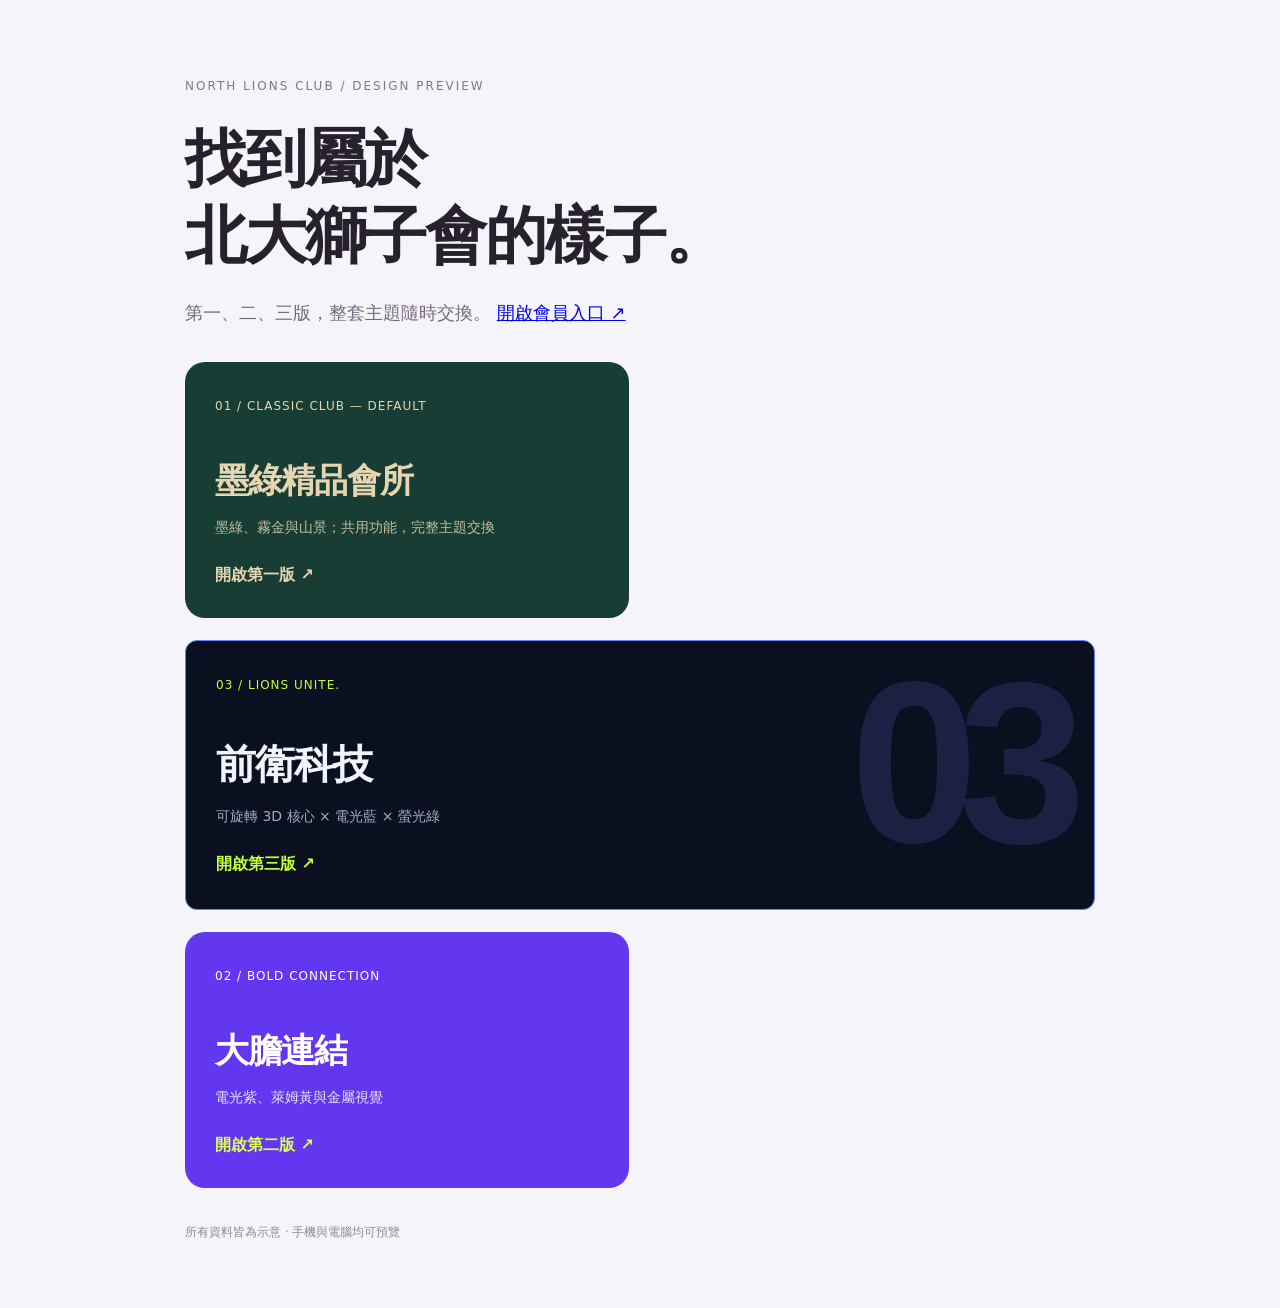
<file: index.html>
<!doctype html>
<html lang="zh-Hant">
<head><meta charset="utf-8"><meta http-equiv="Content-Security-Policy" content="default-src 'none'; style-src 'self'; img-src 'self'; connect-src 'none'; base-uri 'none'; form-action 'none'"><meta name="viewport" content="width=device-width,initial-scale=1"><meta name="description" content="北大獅子會入口設計提案，三種風格皆可在手機預覽。"><title>北大獅子會｜三版設計預覽</title><link rel="stylesheet" href="./preview.css"></head>
<body><main><p class="eyebrow">NORTH LIONS CLUB / DESIGN PREVIEW</p><h1>找到屬於<br>北大獅子會的樣子。</h1><p class="intro">第一、二、三版，整套主題隨時交換。 <a href="./portal/">開啟會員入口 ↗</a></p><div class="versions"><a class="version classic" href="./v1/index.html"><span>01 / CLASSIC CLUB — DEFAULT</span><strong>墨綠精品會所</strong><p>墨綠、霧金與山景；共用功能，完整主題交換</p><b>開啟第一版 ↗</b></a><a class="version future" href="./v3/index.html"><span>03 / LIONS UNITE.</span><strong>前衛科技</strong><p>可旋轉 3D 核心 × 電光藍 × 螢光綠</p><b>開啟第三版 ↗</b></a><a class="version bold" href="./v2/index.html"><span>02 / BOLD CONNECTION</span><strong>大膽連結</strong><p>電光紫、萊姆黃與金屬視覺</p><b>開啟第二版 ↗</b></a></div><footer>所有資料皆為示意 · 手機與電腦均可預覽</footer></main></body>
</html>
</file>
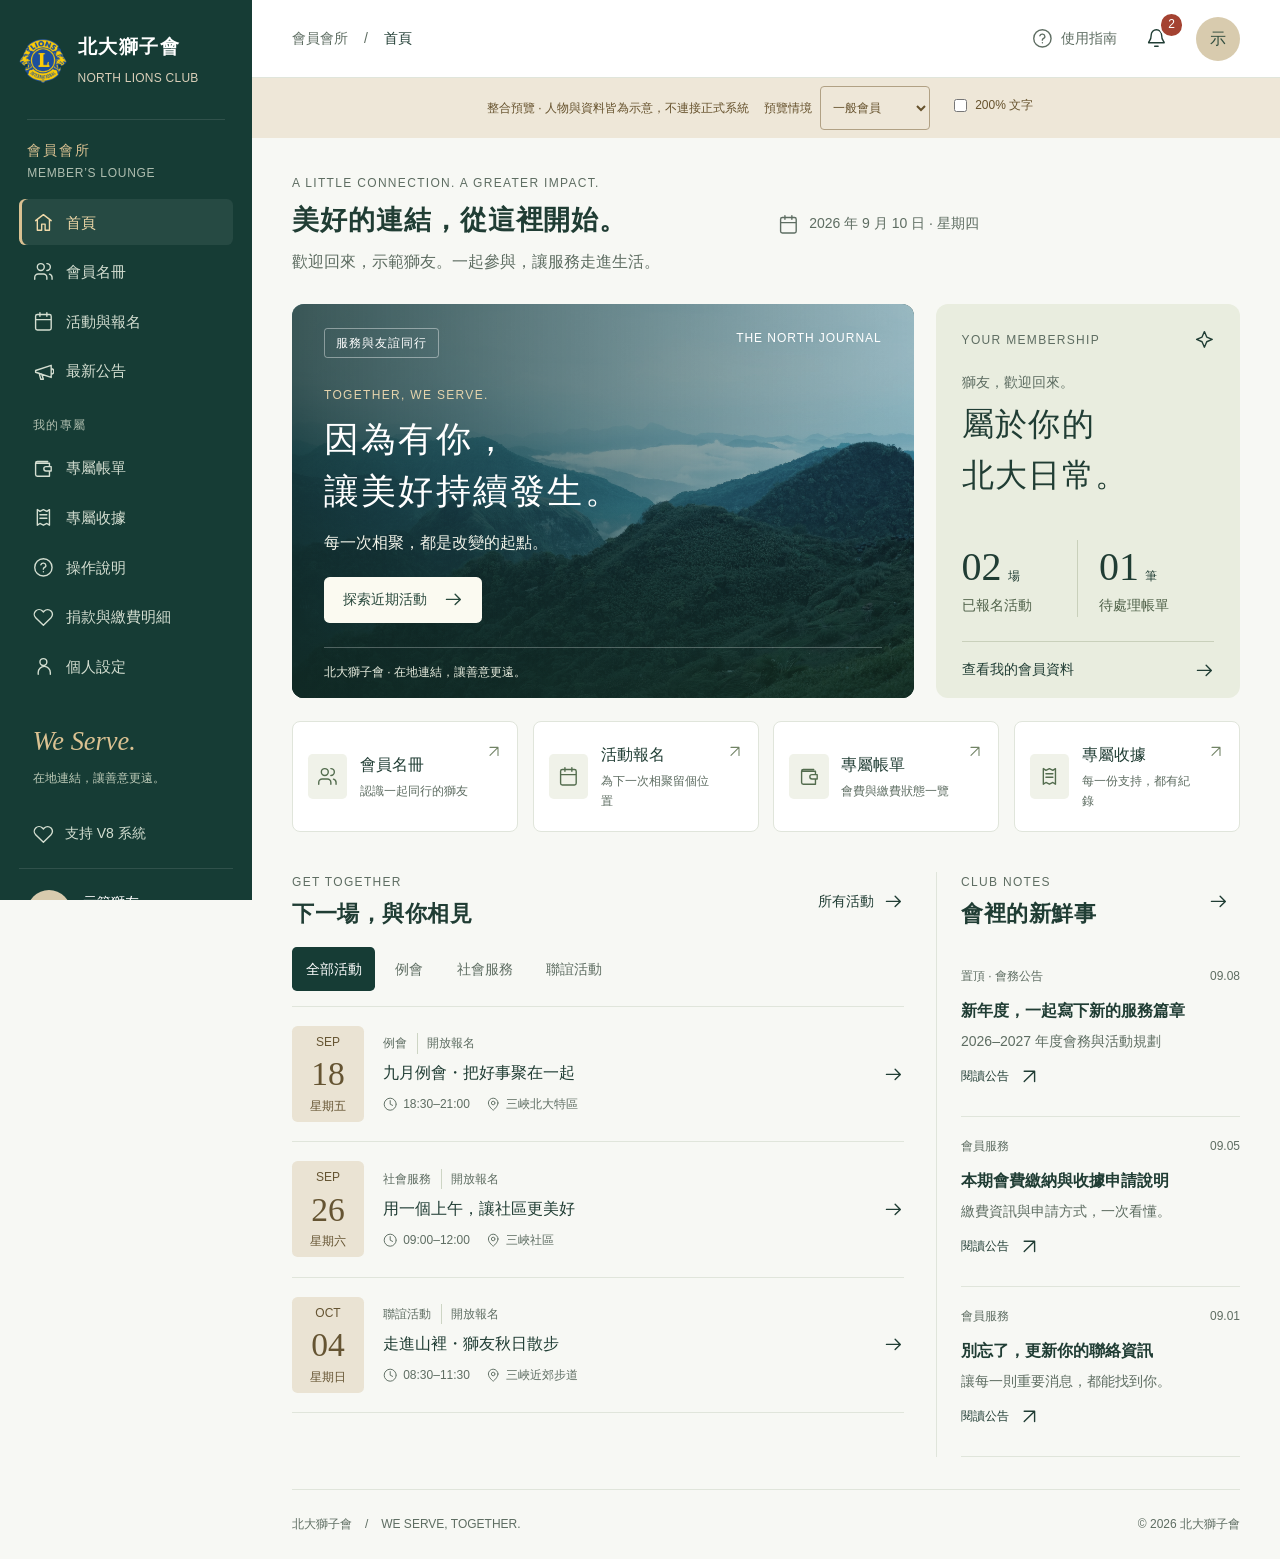
<file: member-preview/index.html>
<!doctype html>
<html lang="zh-Hant">
  <head>
    <meta charset="UTF-8">
    <meta name="viewport" content="width=device-width, initial-scale=1">
    <meta name="theme-color" content="#163c35">
    <meta http-equiv="Content-Security-Policy" content="default-src 'none'; script-src 'self'; style-src 'self' 'unsafe-inline'; img-src 'self' data:; font-src 'self'; connect-src 'none'; base-uri 'none'; form-action 'none'">
    <title>北大獅子會 · 第一版整合預覽</title>
    <script type="module" crossorigin src="./assets/index-Ak9d9j1d.js"></script>
    <link rel="stylesheet" crossorigin href="./assets/index-DhlewU0r.css">
  </head>
  <body style="margin:0"><div id="app"></div></body>
</html>
</file>
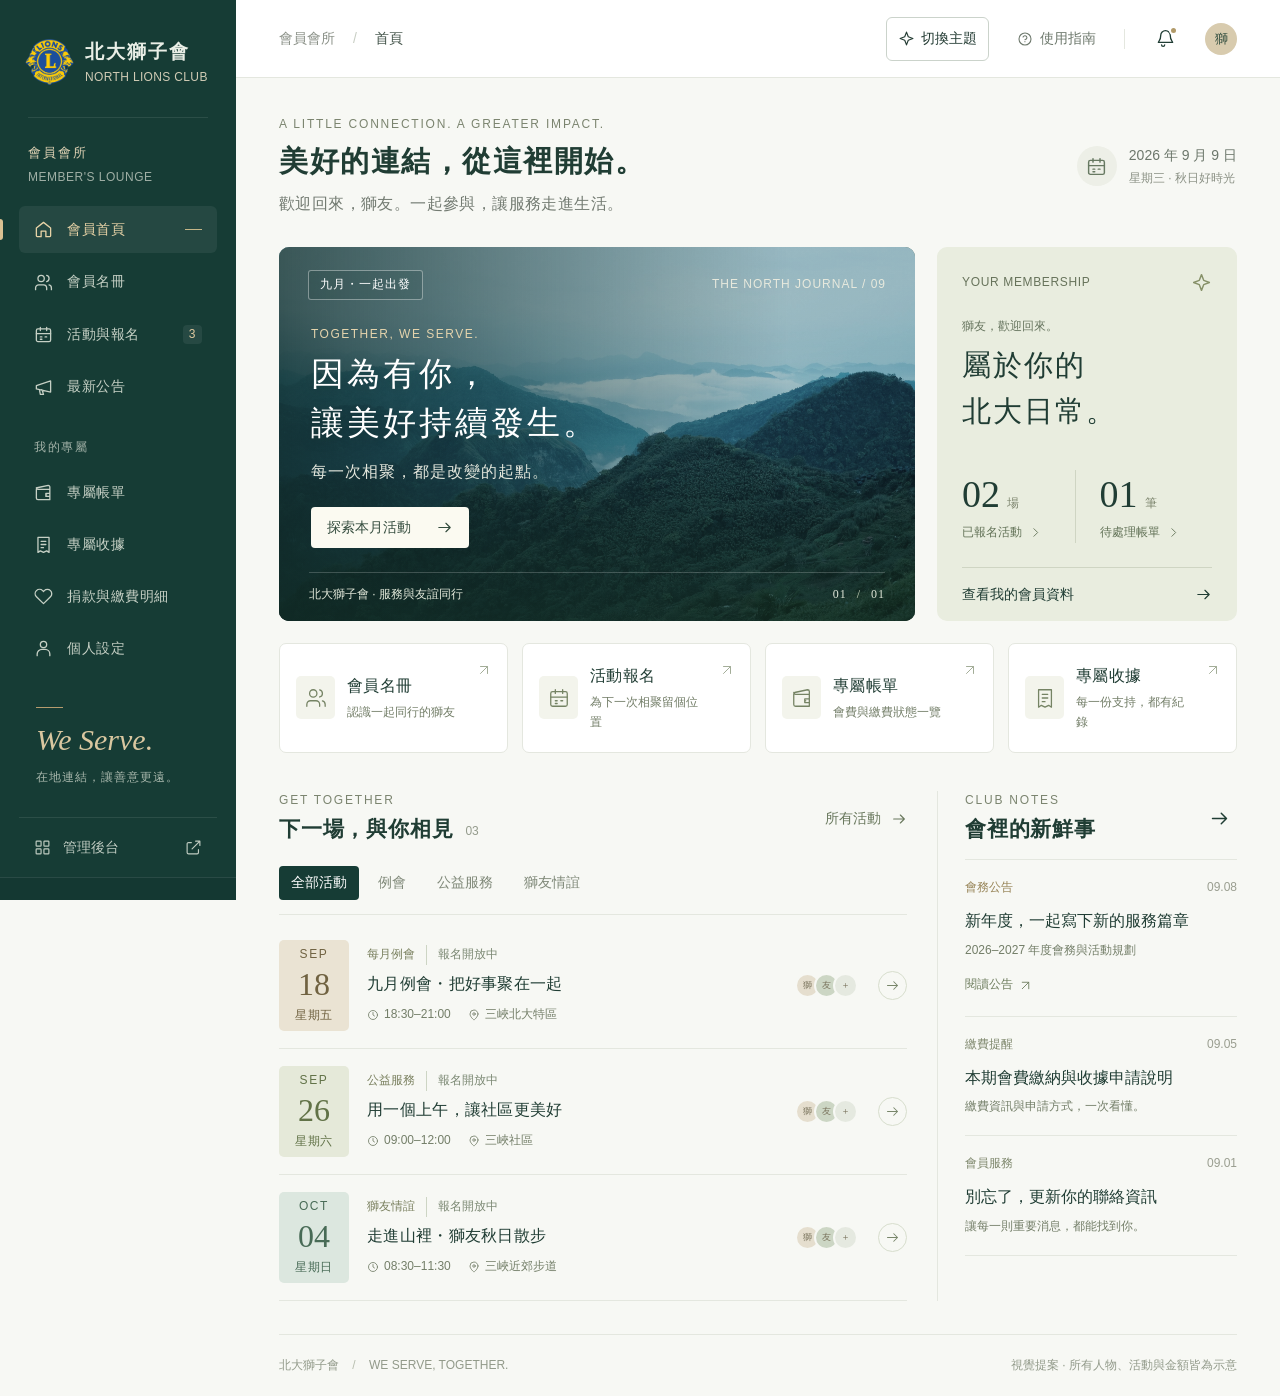
<file: portal/index.html>
<!doctype html>
<html lang="zh-Hant"><head><meta charset="utf-8"><meta name="viewport" content="width=device-width,initial-scale=1"><meta http-equiv="Content-Security-Policy" content="default-src 'none'; script-src 'self'; style-src 'self'; base-uri 'none'; form-action 'none'"><title>北大獅子會｜會員入口</title><link rel="stylesheet" href="../preview.css"><script src="../shared/theme-catalog.js" defer></script><script src="../shared/themes.js" defer></script><script src="../shared/entry.js" defer></script></head><body><main><p class="eyebrow">NORTH LIONS CLUB</p><h1>會員入口</h1><p>開啟你選擇的完整主題。若未自動開啟，請選擇：</p><div class="versions"><a class="version classic" href="../v1/"><strong>第一版</strong><p>墨綠精品會所・預設</p></a><a class="version bold" href="../v2/"><strong>第二版</strong><p>大膽連結</p></a><a class="version future" href="../v3/"><strong>第三版</strong><p>前衛科技</p></a></div></main></body></html>
</file>
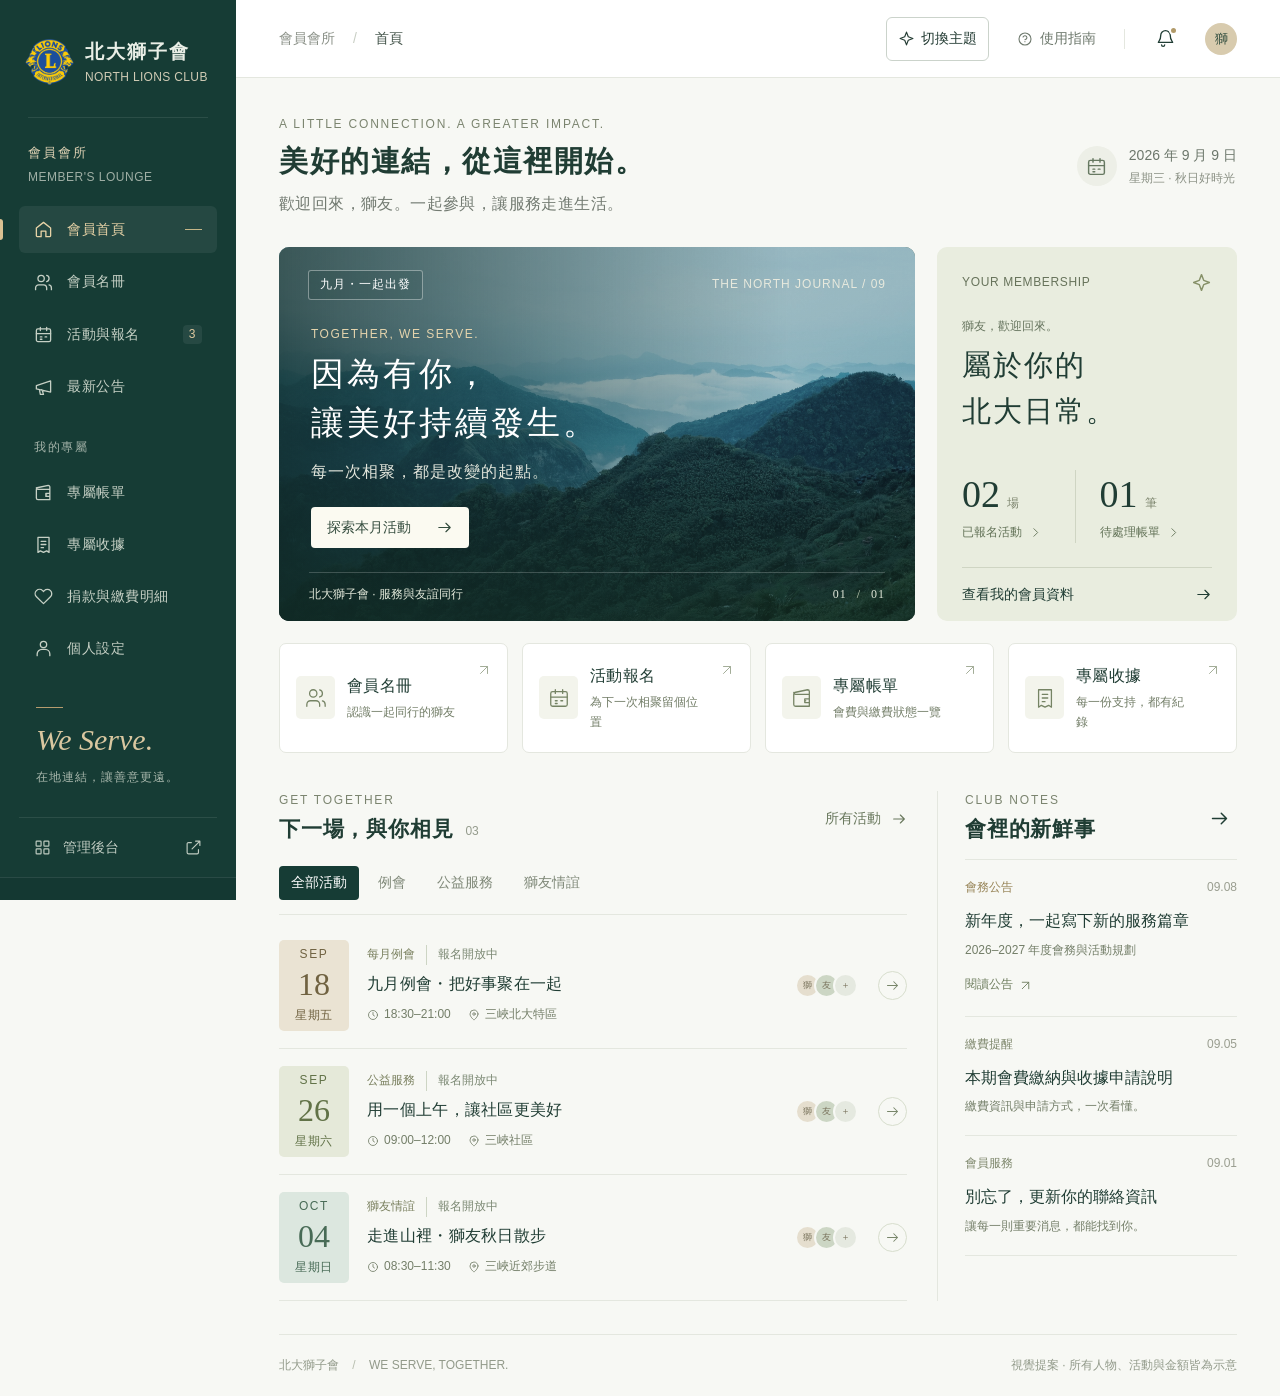
<file: v1/index.html>
<!doctype html>
<html lang="zh-Hant" data-site-theme="v1">
<head>
  <meta charset="UTF-8">
  <meta http-equiv="Content-Security-Policy" content="default-src 'none'; script-src 'self'; style-src 'self' https://fonts.googleapis.com; font-src https://fonts.gstatic.com; img-src 'self'; connect-src 'none'; base-uri 'none'; form-action 'none'">
  <meta name="viewport" content="width=device-width, initial-scale=1">
  <meta name="theme-color" content="#163c35">
  <meta name="description" content="北大獅子會會員會所：以墨綠精品為預設，可切換第一、二、三版完整網站主題。">
  <title>北大獅子會 · 會員會所｜Design Demo</title>
  <link rel="icon" href="./assets/lions-logo.png">
  <link rel="stylesheet" href="./styles.css">
  <link rel="stylesheet" href="../shared/theme-picker.css">
  <script src="../shared/theme-catalog.js" defer></script><script src="../shared/themes.js" defer></script>
  <script src="../shared/demo-state.js" defer></script>
  <script src="../shared/app.js" defer></script>
  <script src="../shared/theme-picker.js" defer></script>
</head>
<body>
  <a class="skip-link" href="#main">跳至主要內容</a>
  <div class="sidebar-shade" id="sidebar-shade" hidden></div>
  <aside class="sidebar" id="sidebar" aria-label="主要導覽">
    <a href="#home" class="brand" aria-label="北大獅子會首頁">
      <img src="./assets/lions-logo.png" alt="獅子會會徽" width="49" height="49">
      <span><strong>北大獅子會</strong><small>NORTH LIONS CLUB</small></span>
    </a>
    <div class="sidebar-heading">會員會所 <span>MEMBER'S LOUNGE</span></div>
    <nav class="main-nav">
      <a href="#home" class="nav-link active" aria-current="page"><i data-icon="home"></i>會員首頁<span class="nav-dash"></span></a>
      <button class="nav-link" data-panel="members"><i data-icon="users"></i>會員名冊</button>
      <a href="#events" class="nav-link"><i data-icon="calendar"></i>活動與報名<span class="nav-count">3</span></a>
      <a href="#news" class="nav-link"><i data-icon="megaphone"></i>最新公告</a>
    </nav>
    <div class="sidebar-label">我的專屬</div>
    <nav class="main-nav">
      <button class="nav-link" data-panel="billing"><i data-icon="wallet"></i>專屬帳單</button>
      <button class="nav-link" data-panel="receipts"><i data-icon="receipt"></i>專屬收據</button>
      <button class="nav-link" data-panel="donations"><i data-icon="heart"></i>捐款與繳費明細</button>
      <button class="nav-link" data-panel="profile"><i data-icon="user"></i>個人設定</button>
    </nav>
    <div class="sidebar-bottom">
      <div class="club-motto"><span class="motto-rule"></span><p>We Serve.</p><span>在地連結，讓善意更遠。</span></div>
      <button class="admin-link" data-panel="admin"><i data-icon="grid"></i>管理後台<i data-icon="external"></i></button>
      <button class="account" data-panel="profile"><span class="avatar">獅</span><span><strong>示範會員</strong><small>2026–2027 年度會員</small></span><i data-icon="chevron"></i></button>
    </div>
  </aside>

  <div class="workspace" id="home">
    <header class="topbar">
      <button class="icon-button mobile-menu" id="menu-button" aria-label="展開導覽選單" aria-controls="sidebar" aria-expanded="false"><i data-icon="menu"></i></button>
      <div class="breadcrumb">會員會所 <span>/</span> <strong>首頁</strong></div>
      <div class="top-actions"><button class="layout-theme-trigger" id="layout-theme-trigger" aria-haspopup="dialog" aria-controls="layout-theme-dialog"><i data-icon="sparkle"></i><span>切換主題</span></button><button class="guide-button" data-panel="guide"><i data-icon="help"></i><span>使用指南</span></button><span class="top-divider"></span><button class="icon-button notification" data-panel="notifications" aria-label="通知，2 則新消息"><i data-icon="bell"></i><span class="notification-dot"></span></button><button class="avatar small" data-panel="profile" aria-label="查看個人資料">獅</button></div>
    </header>

    <main id="main">
      <section class="welcome" aria-labelledby="welcome-title">
        <div><p class="eyebrow">A LITTLE CONNECTION. A GREATER IMPACT.</p><h1 id="welcome-title">美好的連結，從這裡開始。</h1><p class="welcome-description">歡迎回來，獅友。一起參與，讓服務走進生活。</p></div>
        <div class="today"><i data-icon="calendar"></i><div><span>2026 年 9 月 9 日</span><small>星期三 · 秋日好時光</small></div></div>
      </section>

      <section class="feature-grid" aria-label="本月焦點與會員服務">
        <article class="hero">
          <img class="hero-image" src="./assets/mountains.jpg" alt="晨霧之中的層疊青山" width="1400" height="900" fetchpriority="high">
          <div class="hero-tint"></div>
          <div class="hero-top"><span class="hero-tag">九月・一起出發</span><span class="hero-edition">THE NORTH JOURNAL / 09</span></div>
          <div class="hero-content"><p class="hero-kicker">TOGETHER, WE SERVE.</p><h2>因為有你，<br>讓美好持續發生。</h2><p>每一次相聚，都是改變的起點。</p><a class="light-button" href="#events">探索本月活動<i data-icon="arrow"></i></a></div>
          <div class="hero-bottom"><span>北大獅子會 · 服務與友誼同行</span><span class="hero-page">01 <span>/</span> 01</span></div>
        </article>

        <article class="member-card">
          <div class="member-card-top"><span class="eyebrow">YOUR MEMBERSHIP</span><i data-icon="sparkle"></i></div>
          <div><p class="member-salutation">獅友，歡迎回來。</p><h2>屬於你的<br>北大日常。</h2></div>
          <div class="member-stats"><button data-panel="my-events"><strong>02<span>場</span></strong><span>已報名活動<i data-icon="chevron"></i></span></button><button data-panel="billing"><strong>01<span>筆</span></strong><span>待處理帳單<i data-icon="chevron"></i></span></button></div>
          <button class="member-card-footer" data-panel="profile"><span>查看我的會員資料</span><i data-icon="arrow"></i></button>
        </article>
      </section>

      <section class="services" aria-label="常用服務">
        <button class="service" data-panel="members"><span class="service-icon"><i data-icon="users"></i></span><span><strong>會員名冊</strong><small>認識一起同行的獅友</small></span><i data-icon="diagonal"></i></button>
        <a class="service" href="#events"><span class="service-icon"><i data-icon="calendar"></i></span><span><strong>活動報名</strong><small>為下一次相聚留個位置</small></span><i data-icon="diagonal"></i></a>
        <button class="service" data-panel="billing"><span class="service-icon"><i data-icon="wallet"></i></span><span><strong>專屬帳單</strong><small>會費與繳費狀態一覽</small></span><i data-icon="diagonal"></i></button>
        <button class="service" data-panel="receipts"><span class="service-icon"><i data-icon="receipt"></i></span><span><strong>專屬收據</strong><small>每一份支持，都有紀錄</small></span><i data-icon="diagonal"></i></button>
      </section>

      <div class="updates-grid">
        <section class="events-section" id="events" aria-labelledby="events-title">
          <div class="section-heading"><div><p class="eyebrow">GET TOGETHER</p><h2 id="events-title">下一場，與你相見<span class="section-count">03</span></h2></div><button class="text-button" data-panel="all-events">所有活動<i data-icon="arrow"></i></button></div>
          <div class="filters" role="group" aria-label="活動類型"><button class="filter active" data-filter="all" aria-pressed="true">全部活動</button><button class="filter" data-filter="meeting" aria-pressed="false">例會</button><button class="filter" data-filter="service" aria-pressed="false">公益服務</button><button class="filter" data-filter="social" aria-pressed="false">獅友情誼</button></div>
          <div class="event-list" id="event-list">
            <button class="event-row" data-category="meeting" data-event="meeting"><span class="event-date"><small>SEP</small><strong>18</strong><span>星期五</span></span><span class="event-info"><span class="event-tags"><span class="category">每月例會</span><span class="open-label">報名開放中</span></span><strong>九月例會・把好事聚在一起</strong><span class="event-meta"><span><i data-icon="clock"></i>18:30–21:00</span><span><i data-icon="pin"></i>三峽北大特區</span></span></span><span class="event-end"><span class="tiny-avatars"><b>獅</b><b>友</b><b>＋</b></span><span class="round-arrow"><i data-icon="arrow"></i></span></span></button>
            <button class="event-row" data-category="service" data-event="service"><span class="event-date olive"><small>SEP</small><strong>26</strong><span>星期六</span></span><span class="event-info"><span class="event-tags"><span class="category">公益服務</span><span class="open-label">報名開放中</span></span><strong>用一個上午，讓社區更美好</strong><span class="event-meta"><span><i data-icon="clock"></i>09:00–12:00</span><span><i data-icon="pin"></i>三峽社區</span></span></span><span class="event-end"><span class="tiny-avatars"><b>獅</b><b>友</b><b>＋</b></span><span class="round-arrow"><i data-icon="arrow"></i></span></span></button>
            <button class="event-row" data-category="social" data-event="social"><span class="event-date forest"><small>OCT</small><strong>04</strong><span>星期日</span></span><span class="event-info"><span class="event-tags"><span class="category">獅友情誼</span><span class="open-label">報名開放中</span></span><strong>走進山裡・獅友秋日散步</strong><span class="event-meta"><span><i data-icon="clock"></i>08:30–11:30</span><span><i data-icon="pin"></i>三峽近郊步道</span></span></span><span class="event-end"><span class="tiny-avatars"><b>獅</b><b>友</b><b>＋</b></span><span class="round-arrow"><i data-icon="arrow"></i></span></span></button>
          </div>
          <p class="filter-result sr-only" id="filter-result" aria-live="polite"></p>
        </section>

        <section class="news-section" id="news" aria-labelledby="news-title">
          <div class="section-heading"><div><p class="eyebrow">CLUB NOTES</p><h2 id="news-title">會裡的新鮮事</h2></div><button class="icon-button" data-panel="announcements" aria-label="查看所有公告"><i data-icon="arrow"></i></button></div>
          <div class="news-list"><button class="news-item" data-announcement="year"><span class="news-meta"><span class="news-type pinned">會務公告</span><time datetime="2026-09-08">09.08</time></span><strong>新年度，一起寫下新的服務篇章</strong><p>2026–2027 年度會務與活動規劃</p><span class="news-read">閱讀公告<i data-icon="diagonal"></i></span></button><button class="news-item" data-announcement="fee"><span class="news-meta"><span class="news-type">繳費提醒</span><time datetime="2026-09-05">09.05</time></span><strong>本期會費繳納與收據申請說明</strong><p>繳費資訊與申請方式，一次看懂。</p></button><button class="news-item" data-announcement="profile"><span class="news-meta"><span class="news-type">會員服務</span><time datetime="2026-09-01">09.01</time></span><strong>別忘了，更新你的聯絡資訊</strong><p>讓每一則重要消息，都能找到你。</p></button></div>
        </section>
      </div>
      <footer class="page-footer"><span>北大獅子會 <span class="footer-divider">/</span> WE SERVE, TOGETHER.</span><span>視覺提案 · 所有人物、活動與金額皆為示意</span></footer>
    </main>
  </div>

  <dialog id="detail-dialog" aria-labelledby="dialog-title"><div class="dialog-top"><span class="eyebrow" id="dialog-kicker">MEMBER'S LOUNGE</span><button class="icon-button" id="dialog-close" aria-label="關閉視窗"><i data-icon="close"></i></button></div><div id="dialog-content"></div><div class="dialog-note"><i data-icon="info"></i><span>互動展示使用示意資料，操作僅於本頁預覽。</span></div></dialog>
  <div class="toast" id="toast" role="status" hidden></div>
</body>
</html>
</file>
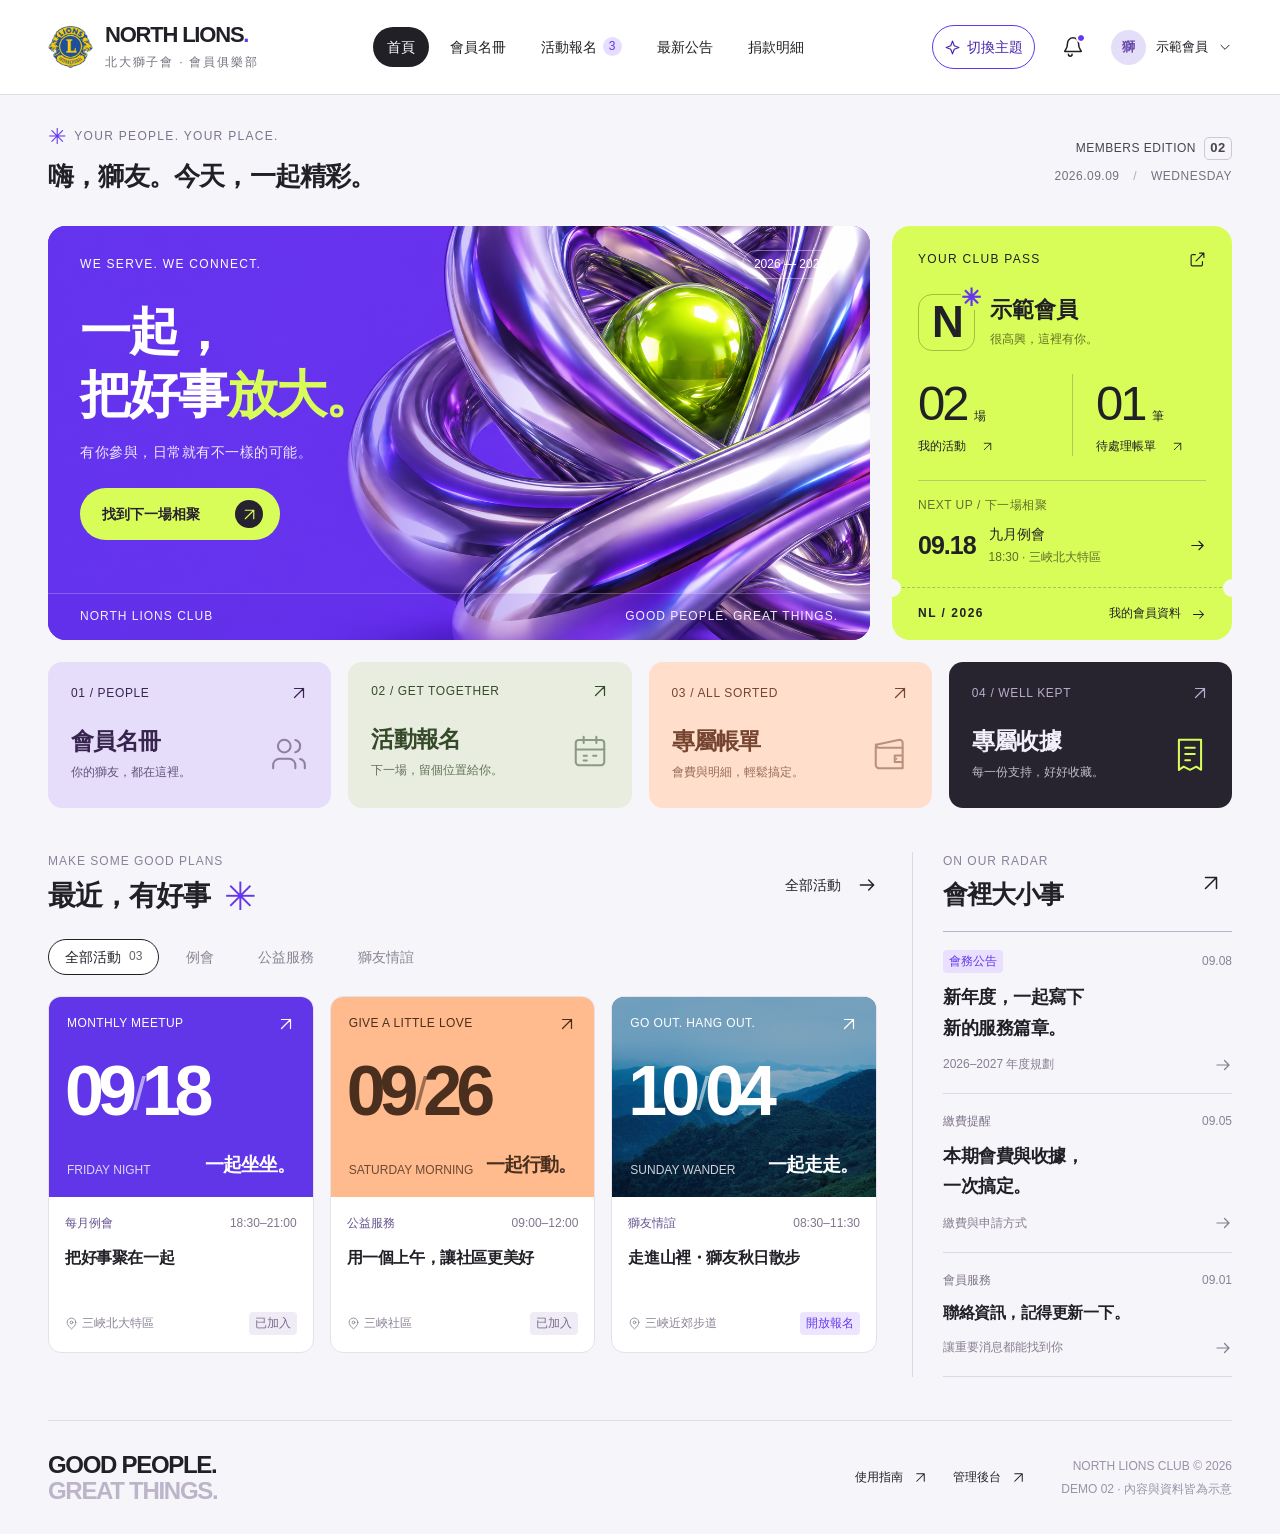
<file: v2/index.html>
<!doctype html>
<html lang="zh-Hant" data-site-theme="v2">
<head>
  <meta charset="UTF-8">
  <meta http-equiv="Content-Security-Policy" content="default-src 'none'; script-src 'self'; style-src 'self' https://fonts.googleapis.com; font-src https://fonts.gstatic.com; img-src 'self'; connect-src 'none'; base-uri 'none'; form-action 'none'">
  <meta name="viewport" content="width=device-width, initial-scale=1">
  <meta name="theme-color" content="#6337ef">
  <meta name="description" content="北大獅子會會員入口第二版：一起，把好事放大。">
  <title>NORTH LIONS / 一起，把好事放大。｜Demo 02</title>
  <link rel="icon" href="./assets/lions-logo.png">
  <link rel="stylesheet" href="./styles.css">
  <link rel="stylesheet" href="../shared/theme-picker.css">
  <script src="../shared/theme-catalog.js" defer></script><script src="../shared/themes.js" defer></script>
  <script src="../shared/demo-state.js" defer></script>
  <script src="../shared/app.js" defer></script>
  <script src="../shared/theme-picker.js" defer></script>
</head>
<body>
  <a class="skip-link" href="#main">跳至主要內容</a>
  <div class="sidebar-shade" id="sidebar-shade" hidden></div>
  <header class="site-header" id="home">
    <div class="header-inner">
      <a class="brand" href="#home" aria-label="北大獅子會首頁"><img src="./assets/lions-logo.png" alt="獅子會會徽" width="45" height="45"><span><strong>NORTH LIONS<span class="brand-period">.</span></strong><small>北大獅子會 · 會員俱樂部</small></span></a>
      <nav class="main-nav" id="sidebar" aria-label="主要導覽"><a class="active" href="#home" aria-current="page">首頁</a><button data-panel="members">會員名冊</button><a href="#events">活動報名<span class="nav-count">3</span></a><a href="#news">最新公告</a><button data-panel="donations">捐款明細</button><button class="mobile-extra" data-panel="admin">管理後台</button><button class="mobile-extra" data-panel="guide">使用指南</button></nav>
      <div class="header-tools"><button class="layout-theme-trigger" id="layout-theme-trigger" aria-haspopup="dialog" aria-controls="layout-theme-dialog"><i data-icon="sparkle"></i><span>切換主題</span></button><button class="icon-button notification" data-panel="notifications" aria-label="通知，2 則新消息"><i data-icon="bell"></i><span class="notification-dot"></span></button><button class="profile-button" data-panel="profile"><span class="avatar">獅</span><span>示範會員</span><i data-icon="chevron"></i></button><button class="icon-button mobile-menu" id="menu-button" aria-controls="sidebar" aria-expanded="false" aria-label="展開導覽選單"><i data-icon="menu"></i></button></div>
    </div>
  </header>

  <main id="main">
    <section class="welcome" aria-labelledby="welcome-title"><div><p class="eyebrow"><span class="welcome-mark">✳</span> YOUR PEOPLE. YOUR PLACE.</p><h1 id="welcome-title">嗨，獅友。今天，一起精彩。</h1></div><div class="edition"><span class="edition-label">MEMBERS EDITION <b>02</b></span><span>2026.09.09 <span class="edition-slash">/</span> WEDNESDAY</span></div></section>

    <div class="hero-grid">
      <section class="hero" aria-labelledby="hero-title">
        <img class="hero-art" src="./assets/chrome-connection.png" alt="交織的銀色金屬結與萊姆黃球體，象徵連結與合作" width="1536" height="1024" fetchpriority="high">
        <div class="hero-wash"></div>
        <div class="hero-top"><span class="hero-label">WE SERVE. WE CONNECT.</span><span class="hero-tag">2026 — 2027</span></div>
        <div class="hero-content"><h2 id="hero-title">一起，<br>把好事<span class="lime-word">放大。</span></h2><p>有你參與，日常就有不一樣的可能。</p><a class="lime-button" href="#events"><span>找到下一場相聚</span><i data-icon="diagonal"></i></a></div>
        <div class="hero-footer"><span>NORTH LIONS CLUB</span><span>GOOD PEOPLE. GREAT THINGS.</span></div>
      </section>

      <aside class="member-card" aria-labelledby="member-title">
        <div class="member-top"><span class="eyebrow">YOUR CLUB PASS</span><i data-icon="external"></i></div>
        <div class="pass-header"><span class="pass-avatar">N<span>✳</span></span><div><h2 id="member-title">示範會員</h2><p>很高興，這裡有你。</p></div></div>
        <div class="member-stats"><button data-panel="my-events"><strong>02<span>場</span></strong><span>我的活動<i data-icon="diagonal"></i></span></button><button data-panel="billing"><strong>01<span>筆</span></strong><span>待處理帳單<i data-icon="diagonal"></i></span></button></div>
        <button class="next-date" data-event="meeting"><span class="next-date-label">NEXT UP / 下一場相聚</span><span><b>09.18</b><span>九月例會<br><small>18:30 · 三峽北大特區</small></span><i data-icon="arrow"></i></span></button>
        <div class="ticket-edge" aria-hidden="true"></div>
        <button class="pass-bottom" data-panel="profile"><span class="pass-code" aria-hidden="true">NL / 2026</span><span>我的會員資料<i data-icon="arrow"></i></span></button>
      </aside>
    </div>

    <section class="services" aria-label="常用會員服務">
      <button class="service lavender" data-panel="members"><span class="service-top"><span>01 / PEOPLE</span><i data-icon="diagonal"></i></span><span class="service-bottom"><span><strong>會員名冊</strong><small>你的獅友，都在這裡。</small></span><i data-icon="users"></i></span></button>
      <a class="service lime" href="#events"><span class="service-top"><span>02 / GET TOGETHER</span><i data-icon="diagonal"></i></span><span class="service-bottom"><span><strong>活動報名</strong><small>下一場，留個位置給你。</small></span><i data-icon="calendar"></i></span></a>
      <button class="service peach" data-panel="billing"><span class="service-top"><span>03 / ALL SORTED</span><i data-icon="diagonal"></i></span><span class="service-bottom"><span><strong>專屬帳單</strong><small>會費與明細，輕鬆搞定。</small></span><i data-icon="wallet"></i></span></button>
      <button class="service ink" data-panel="receipts"><span class="service-top"><span>04 / WELL KEPT</span><i data-icon="diagonal"></i></span><span class="service-bottom"><span><strong>專屬收據</strong><small>每一份支持，好好收藏。</small></span><i data-icon="receipt"></i></span></button>
    </section>

    <div class="lower-grid">
      <section class="events-section" id="events" aria-labelledby="events-title">
        <div class="section-heading"><div><p class="eyebrow">MAKE SOME GOOD PLANS</p><h2 id="events-title">最近，有好事<span class="title-asterisk">✳</span></h2></div><button class="text-button" data-panel="all-events">全部活動<i data-icon="arrow"></i></button></div>
        <div class="filters" role="group" aria-label="活動類型"><button class="filter active" data-filter="all" aria-pressed="true">全部活動<span>03</span></button><button class="filter" data-filter="meeting" aria-pressed="false">例會</button><button class="filter" data-filter="service" aria-pressed="false">公益服務</button><button class="filter" data-filter="social" aria-pressed="false">獅友情誼</button></div>
        <div class="event-list">
          <button class="event-card" data-category="meeting" data-event="meeting"><span class="event-poster meeting-poster"><span class="poster-top"><span>MONTHLY MEETUP</span><i data-icon="diagonal"></i></span><span class="poster-date">09<span>/</span>18</span><span class="poster-bottom"><span>FRIDAY NIGHT</span><span class="poster-caption">一起坐坐。</span></span></span><span class="event-body"><span class="event-meta"><span class="category">每月例會</span><span>18:30–21:00</span></span><strong>把好事聚在一起</strong><span class="event-location"><i data-icon="pin"></i>三峽北大特區<span class="event-status">已加入</span></span></span></button>
          <button class="event-card" data-category="service" data-event="service"><span class="event-poster service-poster"><span class="poster-top"><span>GIVE A LITTLE LOVE</span><i data-icon="diagonal"></i></span><span class="poster-date">09<span>/</span>26</span><span class="poster-bottom"><span>SATURDAY MORNING</span><span class="poster-caption">一起行動。</span></span></span><span class="event-body"><span class="event-meta"><span class="category">公益服務</span><span>09:00–12:00</span></span><strong>用一個上午，讓社區更美好</strong><span class="event-location"><i data-icon="pin"></i>三峽社區<span class="event-status">已加入</span></span></span></button>
          <button class="event-card" data-category="social" data-event="social"><span class="event-poster social-poster"><img src="./assets/mountains.jpg" alt="" width="2400" height="1600" loading="lazy"><span class="poster-top"><span>GO OUT. HANG OUT.</span><i data-icon="diagonal"></i></span><span class="poster-date">10<span>/</span>04</span><span class="poster-bottom"><span>SUNDAY WANDER</span><span class="poster-caption">一起走走。</span></span></span><span class="event-body"><span class="event-meta"><span class="category">獅友情誼</span><span>08:30–11:30</span></span><strong>走進山裡・獅友秋日散步</strong><span class="event-location"><i data-icon="pin"></i>三峽近郊步道<span class="event-status open" id="social-status">報名中</span></span></span></button>
        </div><p class="sr-only" id="filter-result" aria-live="polite"></p>
      </section>

      <section class="news-section" id="news" aria-labelledby="news-title"><div class="section-heading"><div><p class="eyebrow">ON OUR RADAR</p><h2 id="news-title">會裡大小事</h2></div><button class="icon-button" data-panel="announcements" aria-label="查看全部公告"><i data-icon="diagonal"></i></button></div><div class="news-list"><button class="news-item" data-announcement="year"><span class="news-meta"><span class="news-tag purple">會務公告</span><time datetime="2026-09-08">09.08</time></span><strong>新年度，一起寫下<br>新的服務篇章。</strong><span class="news-footer">2026–2027 年度規劃<i data-icon="arrow"></i></span></button><button class="news-item" data-announcement="fee"><span class="news-meta"><span class="news-tag">繳費提醒</span><time datetime="2026-09-05">09.05</time></span><strong>本期會費與收據，<br>一次搞定。</strong><span class="news-footer">繳費與申請方式<i data-icon="arrow"></i></span></button><button class="news-item compact" data-announcement="profile"><span class="news-meta"><span class="news-tag">會員服務</span><time datetime="2026-09-01">09.01</time></span><strong>聯絡資訊，記得更新一下。</strong><span class="news-footer">讓重要消息都能找到你<i data-icon="arrow"></i></span></button></div></section>
    </div>
    <footer class="page-footer"><div class="footer-brand">GOOD PEOPLE.<br><span>GREAT THINGS.</span></div><div class="footer-links"><button data-panel="guide">使用指南<i data-icon="diagonal"></i></button><button data-panel="admin">管理後台<i data-icon="diagonal"></i></button></div><div class="footer-note">NORTH LIONS CLUB © 2026<br>DEMO 02 · 內容與資料皆為示意</div></footer>
  </main>

  <dialog id="detail-dialog" aria-labelledby="dialog-title"><div class="dialog-top"><span class="eyebrow" id="dialog-kicker">MEMBER'S LOUNGE</span><button class="icon-button" id="dialog-close" aria-label="關閉視窗"><i data-icon="close"></i></button></div><div id="dialog-content"></div><div class="dialog-note"><i data-icon="info"></i><span>這是互動展示，操作僅於本頁預覽。</span></div></dialog>
  <div class="toast" id="toast" role="status" hidden></div>
</body>
</html>
</file>
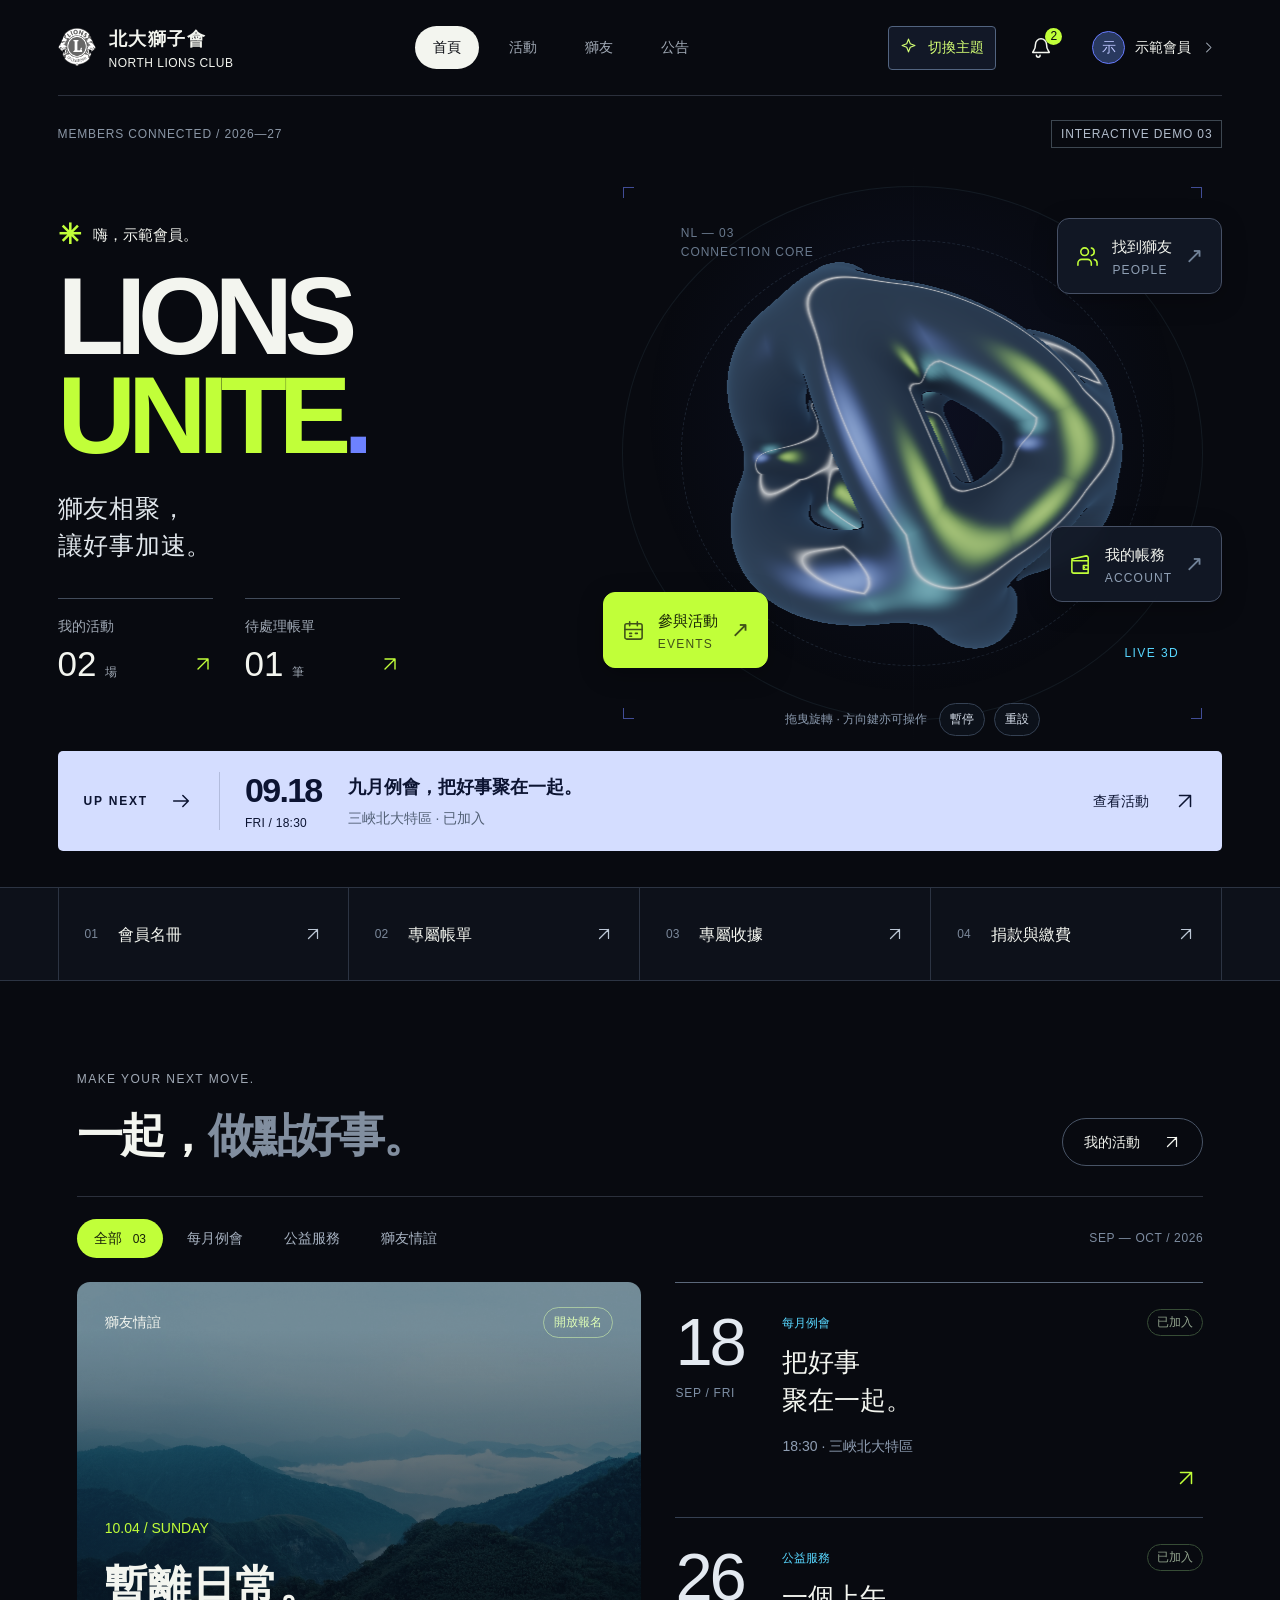
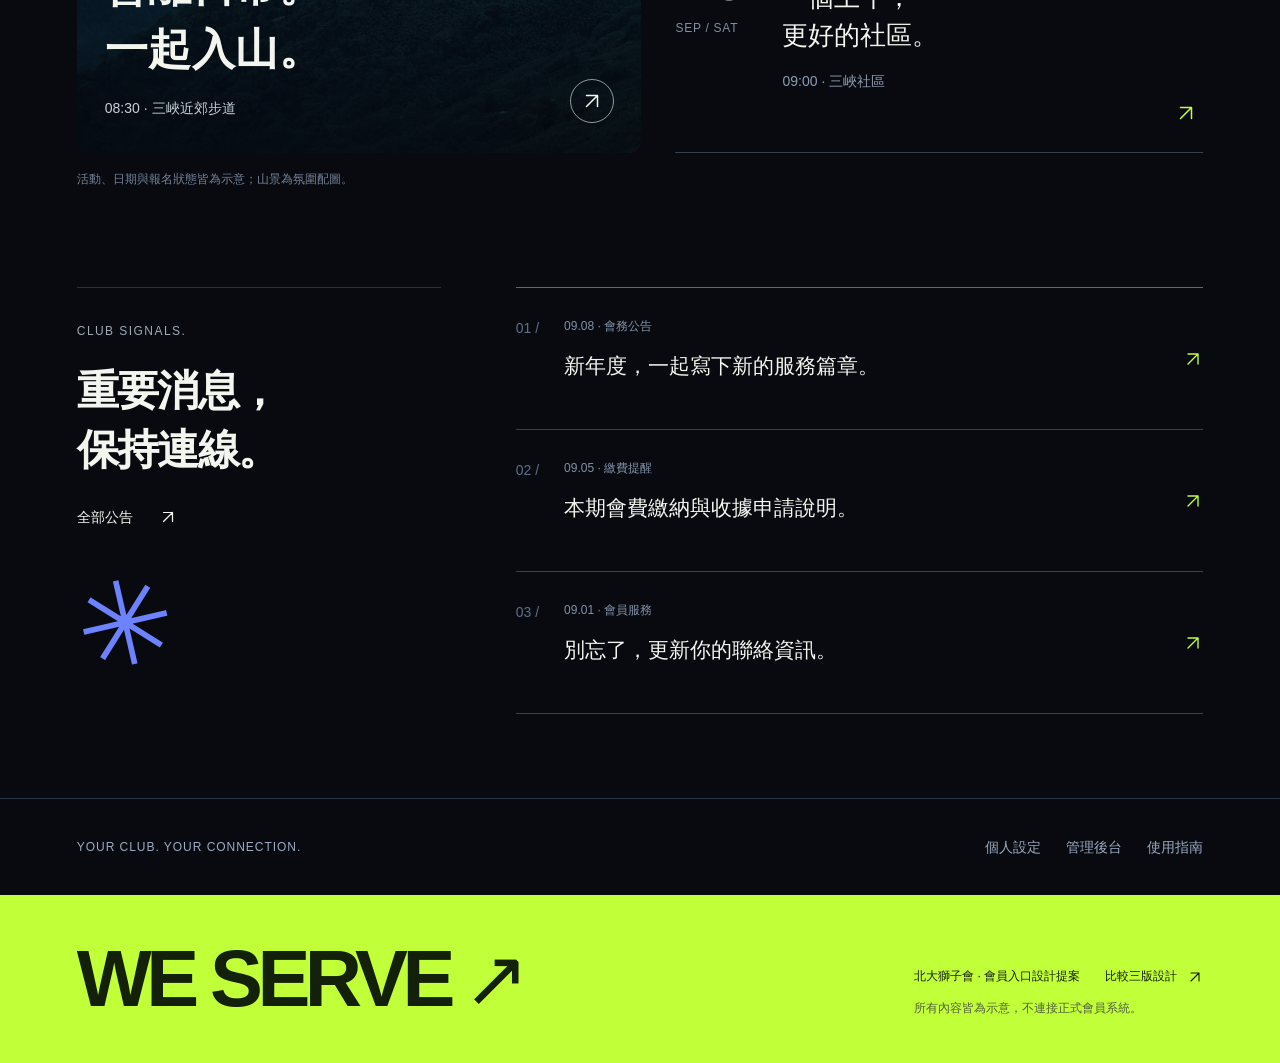
<file: v3/index.html>
<!doctype html>
<html lang="zh-Hant" data-site-theme="v3">
<head>
<meta charset="utf-8"><meta name="viewport" content="width=device-width,initial-scale=1"><meta name="theme-color" content="#080a10">
<meta http-equiv="Content-Security-Policy" content="default-src 'none'; script-src 'self'; style-src 'self' https://fonts.googleapis.com; font-src https://fonts.gstatic.com; img-src 'self'; connect-src 'none'; base-uri 'none'; form-action 'none'">
<title>北大獅子會｜LIONS UNITE.</title><meta name="description" content="北大獅子會會員入口設計：互動立體核心、活動與會員服務。所有資料皆為示意，不連接正式系統。">
<link rel="preconnect" href="https://fonts.googleapis.com"><link rel="preconnect" href="https://fonts.gstatic.com" crossorigin><link href="https://fonts.googleapis.com/css2?family=Space+Grotesk:wght@400;500;600;700&family=Noto+Sans+TC:wght@400;500;600;700;800;900&display=swap" rel="stylesheet"><link rel="stylesheet" href="./styles.css">
  <link rel="stylesheet" href="../shared/theme-picker.css"><script src="../shared/theme-catalog.js" defer></script><script src="../shared/themes.js" defer></script>
  <script src="../shared/demo-state.js" defer></script>
  <script src="../shared/app.js" defer></script>
  <script src="../shared/theme-picker.js" defer></script><script src="./core.js" defer></script>
</head>
<body>
<a class="skip-link" href="#main">跳至主要內容</a>
<header class="site-header"><a class="brand" href="#main"><img src="../v1/assets/lions-logo.png" width="40" height="40" alt=""><span>北大獅子會<small>NORTH LIONS CLUB</small></span></a><nav class="desktop-nav" aria-label="主要導覽"><a class="current" href="#main">首頁</a><a href="#events">活動</a><button data-panel="members">獅友</button><a href="#notes">公告</a></nav><div class="header-actions"><button class="layout-theme-trigger" id="layout-theme-trigger" aria-haspopup="dialog" aria-controls="layout-theme-dialog"><i data-icon="sparkle"></i><span>切換主題</span></button><button class="notify icon-button" data-panel="notifications" aria-label="兩則通知"><i data-icon="bell"></i><span>2</span></button><button class="user-button" data-panel="profile"><span class="user-avatar">示</span><span>示範會員</span><i data-icon="chevron"></i></button><button id="menu-button" class="icon-button menu-button" aria-expanded="false" aria-controls="sidebar" aria-label="展開導覽選單"><i data-icon="menu"></i></button></div></header>
<div id="sidebar-shade" class="sidebar-shade" hidden></div><aside id="sidebar" class="mobile-menu" aria-label="行動導覽"><span class="eyebrow">YOUR CLUB / CONNECTED</span><nav class="main-nav"><a href="#main">首頁</a><a href="#events">活動報名</a><button data-panel="members">會員名冊</button><a href="#notes">最新公告</a><button data-panel="billing">專屬帳單</button><button data-panel="receipts">專屬收據</button><button data-panel="donations">捐款與繳費明細</button><button data-panel="profile">個人設定</button><button data-panel="admin">管理後台</button><button data-panel="guide">使用指南</button></nav></aside>
<main id="main">
  <section class="hero" aria-labelledby="hero-title">
    <div class="hero-meta"><span>MEMBERS CONNECTED / 2026—27</span><span class="demo-chip">INTERACTIVE DEMO 03</span></div>
    <div class="hero-layout"><div class="hero-copy"><div class="hello"><span class="tiny-cross" aria-hidden="true">✳</span> 嗨，示範會員。</div><h1 id="hero-title">LIONS<br><span>UNITE<span class="punctuation">.</span></span></h1><p class="hero-caption">獅友相聚，<br>讓好事加速。</p><div class="member-stats"><button data-panel="my-events"><span>我的活動</span><strong>02<span>場</span></strong><i data-icon="diagonal"></i></button><button data-panel="billing"><span>待處理帳單</span><strong>01<span>筆</span></strong><i data-icon="diagonal"></i></button></div></div>
    <div class="core-space"><div class="core-frame"><span class="corner corner-a"></span><span class="corner corner-b"></span><span class="corner corner-c"></span><span class="corner corner-d"></span><span class="core-index">NL — 03<br>CONNECTION CORE</span><canvas id="core-canvas" tabindex="0" role="img" aria-label="互動立體連結核心，可左右拖曳或使用方向鍵旋轉" aria-describedby="core-hint"></canvas><img id="core-fallback" src="../v2/assets/chrome-connection.png" alt="抽象金屬連結雕塑" width="1024" height="1024" hidden><div class="core-controls"><span id="core-hint">拖曳旋轉 · 方向鍵亦可操作</span><button id="motion-button" aria-pressed="false" aria-label="暫停自動旋轉">暫停</button><button id="reset-core" aria-label="重設立體視角">重設</button></div><span class="core-status" id="core-status" role="status">3D CORE</span></div><button class="core-node node-members" data-panel="members"><i data-icon="users"></i><span>找到獅友<small>PEOPLE</small></span><span class="node-arrow">↗</span></button><button class="core-node node-events" data-panel="all-events"><i data-icon="calendar"></i><span>參與活動<small>EVENTS</small></span><span class="node-arrow">↗</span></button><button class="core-node node-account" data-panel="billing"><i data-icon="wallet"></i><span>我的帳務<small>ACCOUNT</small></span><span class="node-arrow">↗</span></button></div></div>
    <button class="next-event" data-event="meeting"><span class="next-eyebrow">UP NEXT<i data-icon="arrow"></i></span><span class="next-date">09.18<small>FRI / 18:30</small></span><span class="next-copy"><strong>九月例會，把好事聚在一起。</strong><small>三峽北大特區 · 已加入</small></span><span class="next-action">查看活動<i data-icon="diagonal"></i></span></button>
  </section>
  <nav class="service-strip" aria-label="常用會員服務"><button data-panel="members"><span>01</span>會員名冊<i data-icon="diagonal"></i></button><button data-panel="billing"><span>02</span>專屬帳單<i data-icon="diagonal"></i></button><button data-panel="receipts"><span>03</span>專屬收據<i data-icon="diagonal"></i></button><button data-panel="donations"><span>04</span>捐款與繳費<i data-icon="diagonal"></i></button></nav>
  <section class="events section-shell" id="events" aria-labelledby="events-title"><div class="section-heading"><div><span class="eyebrow">MAKE YOUR NEXT MOVE.</span><h2 id="events-title">一起，<span>做點好事。</span></h2></div><button class="text-button" data-panel="my-events">我的活動<i data-icon="diagonal"></i></button></div><div class="filter-row"><div class="event-filters" role="group" aria-label="活動類型"><button class="active" data-filter="all" aria-pressed="true">全部 <span>03</span></button><button data-filter="meeting" aria-pressed="false">每月例會</button><button data-filter="service" aria-pressed="false">公益服務</button><button data-filter="social" aria-pressed="false">獅友情誼</button></div><span>SEP — OCT / 2026</span></div><p class="sr-only" id="filter-result" role="status">顯示 3 場全部活動</p>
  <div class="event-grid"><button class="event-card mountain-event" data-category="social" data-event="social"><img src="../v1/assets/mountains.jpg" width="1400" height="933" alt="晨光中的山巒" loading="lazy"><span class="event-top"><span>獅友情誼</span><span class="event-status open">開放報名</span></span><span class="mountain-copy"><span>10.04 / SUNDAY</span><strong>暫離日常。<br>一起入山。</strong><span>08:30 · 三峽近郊步道</span></span><i data-icon="diagonal"></i></button><div class="event-list"><button class="event-card line-event" data-category="meeting" data-event="meeting"><span class="event-day">18<small>SEP / FRI</small></span><span class="line-event-copy"><span>每月例會</span><strong>把好事<br>聚在一起。</strong><small>18:30 · 三峽北大特區</small></span><span class="event-status">已加入</span><i data-icon="diagonal"></i></button><button class="event-card line-event" data-category="service" data-event="service"><span class="event-day">26<small>SEP / SAT</small></span><span class="line-event-copy"><span>公益服務</span><strong>一個上午，<br>更好的社區。</strong><small>09:00 · 三峽社區</small></span><span class="event-status">已加入</span><i data-icon="diagonal"></i></button></div></div><p class="footnote">活動、日期與報名狀態皆為示意；山景為氛圍配圖。</p></section>
  <section class="notes section-shell" id="notes" aria-labelledby="notes-title"><div class="notes-heading"><span class="eyebrow">CLUB SIGNALS.</span><h2 id="notes-title">重要消息，<br>保持連線。</h2><button class="text-button" data-panel="announcements">全部公告<i data-icon="diagonal"></i></button><span class="signal-symbol" aria-hidden="true">✳</span></div><div class="notes-list"><button data-announcement="year"><span class="note-number">01 /</span><span><small>09.08 · 會務公告</small><strong>新年度，一起寫下新的服務篇章。</strong></span><i data-icon="diagonal"></i></button><button data-announcement="fee"><span class="note-number">02 /</span><span><small>09.05 · 繳費提醒</small><strong>本期會費繳納與收據申請說明。</strong></span><i data-icon="diagonal"></i></button><button data-announcement="profile"><span class="note-number">03 /</span><span><small>09.01 · 會員服務</small><strong>別忘了，更新你的聯絡資訊。</strong></span><i data-icon="diagonal"></i></button></div></section>
  <section class="club-links" aria-label="更多服務"><span>YOUR CLUB. YOUR CONNECTION.</span><div><button data-panel="profile">個人設定</button><button data-panel="admin">管理後台</button><button data-panel="guide">使用指南</button></div></section>
</main>
<footer class="site-footer"><p>WE SERVE<span>↗</span></p><div><span>北大獅子會 · 會員入口設計提案</span><a href="../index.html">比較三版設計<i data-icon="diagonal"></i></a><small>所有內容皆為示意，不連接正式會員系統。</small></div></footer>
<nav class="mobile-dock" aria-label="手機快捷服務"><a class="active" href="#main"><i data-icon="home"></i>首頁</a><a href="#events"><i data-icon="calendar"></i>活動</a><button data-panel="members"><i data-icon="users"></i>獅友</button><button data-panel="billing"><i data-icon="wallet"></i>帳務</button></nav>
<dialog id="detail-dialog" aria-labelledby="dialog-title"><div class="dialog-topbar"><span id="dialog-kicker">NORTH LIONS / CONNECTED</span><button id="dialog-close" class="icon-button" aria-label="關閉視窗"><i data-icon="close"></i></button></div><div id="dialog-content"></div></dialog><div id="toast" class="toast" role="status" hidden></div>
</body></html>
</file>
<file: preview.css>
:root{color-scheme:light}*{box-sizing:border-box}body{margin:0;background:#f5f4f8;color:#26212d;font-family:'Microsoft JhengHei',system-ui,sans-serif;line-height:1.65}main{max-width:970px;padding:65px 30px;margin:auto}.eyebrow{font-size:12px;letter-spacing:2px;color:#82768f}h1{font-size:clamp(36px,6vw,62px);line-height:1.25;letter-spacing:-2px;margin:23px 0}.intro{font-size:18px;color:#756980}.versions{display:grid;grid-template-columns:1fr 1fr;gap:22px;margin:35px 0}.version{display:block;text-decoration:none;color:white;border-radius:20px;padding:30px;min-height:255px;transition:transform .2s}.version:hover{transform:translateY(-4px)}.version:focus-visible{outline:4px solid #e5971e;outline-offset:5px}.version span{font-size:12px;letter-spacing:1px}.version strong{display:block;font-size:34px;letter-spacing:-1px;margin-top:33px}.version p{font-size:14px;opacity:.85;margin:8px 0 23px}.version b{font-size:16px}.classic{background:#173d35;color:#e6d5b0}.bold{background:#6337ef}.bold b{color:#d8fd58}footer{color:#92869e;font-size:12px;margin-top:30px}@media(max-width:570px){main{padding:35px 22px}.versions{grid-template-columns:1fr;gap:17px}.version{min-height:215px;padding:25px}.version strong{margin-top:23px}}@media(prefers-reduced-motion:reduce){.version{transition:none}}
:root .future{grid-column:1/-1;background:#0b1020;color:#eff4ff;position:relative;border:1px solid #6484ff;border-radius:12px;min-height:270px;overflow:hidden}.future:after{content:"03";position:absolute;right:28px;bottom:-43px;font-family:Arial,sans-serif;font-weight:900;font-size:230px;color:#6d82ff28;letter-spacing:-20px;pointer-events:none}.future>span,.future b{color:#c1ff39}.future strong{font-size:40px}.future p{color:#b9c8e5}@media(max-width:570px){.future:after{right:12px;font-size:180px;bottom:-30px}.future strong{font-size:34px}.future p{font-size:14px}}
</file>
<file: member-preview/assets/index-DhlewU0r.css>
.preview-notice{color:#66522d;text-align:center;background:#eee7d8;padding:.5rem 1rem;font:.75rem/1.7 sans-serif}.preview-notice label{align-items:center;gap:.5rem;margin:0 .75rem;display:inline-flex}.preview-notice select{border:1px solid #b1a184;border-radius:4px;min-height:44px;padding:0 .5rem}.preview-action-notice{color:#584216;text-align:center;background:#fff3cb;padding:1rem}.preview-action-notice button{cursor:pointer;min-width:44px;min-height:44px}.preview-route-notice{padding:2.5rem}.preview-route-notice h1{font:600 2rem/1.6 var(--portal-serif)}.preview-route-notice .portal-button{margin-top:1.5rem}@layer properties{@supports (((-webkit-hyphens:none)) and (not (margin-trim:inline))) or ((-moz-orient:inline) and (not (color:rgb(from red r g b)))){*,:before,:after,::backdrop{--tw-rotate-x:initial;--tw-rotate-y:initial;--tw-rotate-z:initial;--tw-skew-x:initial;--tw-skew-y:initial;--tw-space-y-reverse:0;--tw-space-x-reverse:0;--tw-divide-y-reverse:0;--tw-border-style:solid;--tw-leading:initial;--tw-font-weight:initial;--tw-tracking:initial;--tw-shadow:0 0 #0000;--tw-shadow-color:initial;--tw-shadow-alpha:100%;--tw-inset-shadow:0 0 #0000;--tw-inset-shadow-color:initial;--tw-inset-shadow-alpha:100%;--tw-ring-color:initial;--tw-ring-shadow:0 0 #0000;--tw-inset-ring-color:initial;--tw-inset-ring-shadow:0 0 #0000;--tw-ring-inset:initial;--tw-ring-offset-width:0px;--tw-ring-offset-color:#fff;--tw-ring-offset-shadow:0 0 #0000;--tw-blur:initial;--tw-brightness:initial;--tw-contrast:initial;--tw-grayscale:initial;--tw-hue-rotate:initial;--tw-invert:initial;--tw-opacity:initial;--tw-saturate:initial;--tw-sepia:initial;--tw-drop-shadow:initial;--tw-drop-shadow-color:initial;--tw-drop-shadow-alpha:100%;--tw-drop-shadow-size:initial;--tw-backdrop-blur:initial;--tw-backdrop-brightness:initial;--tw-backdrop-contrast:initial;--tw-backdrop-grayscale:initial;--tw-backdrop-hue-rotate:initial;--tw-backdrop-invert:initial;--tw-backdrop-opacity:initial;--tw-backdrop-saturate:initial;--tw-backdrop-sepia:initial;--tw-duration:initial;--tw-ease:initial;--tw-translate-x:0;--tw-translate-y:0;--tw-translate-z:0;--tw-outline-style:solid}}}@layer theme{:root,:host{--font-sans:ui-sans-serif, system-ui, sans-serif, "Apple Color Emoji", "Segoe UI Emoji", "Segoe UI Symbol", "Noto Color Emoji";--font-mono:ui-monospace, SFMono-Regular, Menlo, Monaco, Consolas, "Liberation Mono", "Courier New", monospace;--color-red-50:oklch(97.1% .013 17.38);--color-red-100:oklch(93.6% .032 17.717);--color-red-200:oklch(88.5% .062 18.334);--color-red-400:oklch(70.4% .191 22.216);--color-red-500:oklch(63.7% .237 25.331);--color-red-600:oklch(57.7% .245 27.325);--color-red-700:oklch(50.5% .213 27.518);--color-red-800:oklch(44.4% .177 26.899);--color-red-900:oklch(39.6% .141 25.723);--color-red-950:oklch(25.8% .092 26.042);--color-orange-50:oklch(98% .016 73.684);--color-orange-200:oklch(90.1% .076 70.697);--color-orange-500:oklch(70.5% .213 47.604);--color-orange-600:oklch(64.6% .222 41.116);--color-orange-700:oklch(55.3% .195 38.402);--color-amber-50:oklch(98.7% .022 95.277);--color-amber-100:oklch(96.2% .059 95.617);--color-amber-200:oklch(92.4% .12 95.746);--color-amber-300:oklch(87.9% .169 91.605);--color-amber-400:oklch(82.8% .189 84.429);--color-amber-500:oklch(76.9% .188 70.08);--color-amber-600:oklch(66.6% .179 58.318);--color-amber-700:oklch(55.5% .163 48.998);--color-amber-800:oklch(47.3% .137 46.201);--color-amber-900:oklch(41.4% .112 45.904);--color-amber-950:oklch(27.9% .077 45.635);--color-yellow-100:oklch(97.3% .071 103.193);--color-yellow-600:oklch(68.1% .162 75.834);--color-yellow-800:oklch(47.6% .114 61.907);--color-green-50:oklch(98.2% .018 155.826);--color-green-100:oklch(96.2% .044 156.743);--color-green-200:oklch(92.5% .084 155.995);--color-green-400:oklch(79.2% .209 151.711);--color-green-500:oklch(72.3% .219 149.579);--color-green-600:oklch(62.7% .194 149.214);--color-green-700:oklch(52.7% .154 150.069);--color-green-800:oklch(44.8% .119 151.328);--color-emerald-50:oklch(97.9% .021 166.113);--color-emerald-100:oklch(95% .052 163.051);--color-emerald-200:oklch(90.5% .093 164.15);--color-emerald-400:oklch(76.5% .177 163.223);--color-emerald-500:oklch(69.6% .17 162.48);--color-emerald-600:oklch(59.6% .145 163.225);--color-emerald-700:oklch(50.8% .118 165.612);--color-emerald-800:oklch(43.2% .095 166.913);--color-emerald-900:oklch(37.8% .077 168.94);--color-emerald-950:oklch(26.2% .051 172.552);--color-sky-50:oklch(97.7% .013 236.62);--color-sky-500:oklch(68.5% .169 237.323);--color-sky-600:oklch(58.8% .158 241.966);--color-sky-700:oklch(50% .134 242.749);--color-blue-50:oklch(97% .014 254.604);--color-blue-100:oklch(93.2% .032 255.585);--color-blue-200:oklch(88.2% .059 254.128);--color-blue-300:oklch(80.9% .105 251.813);--color-blue-500:oklch(62.3% .214 259.815);--color-blue-600:oklch(54.6% .245 262.881);--color-blue-700:oklch(48.8% .243 264.376);--color-blue-800:oklch(42.4% .199 265.638);--color-indigo-50:oklch(96.2% .018 272.314);--color-indigo-100:oklch(93% .034 272.788);--color-indigo-300:oklch(78.5% .115 274.713);--color-indigo-400:oklch(67.3% .182 276.935);--color-indigo-500:oklch(58.5% .233 277.117);--color-indigo-600:oklch(51.1% .262 276.966);--color-indigo-700:oklch(45.7% .24 277.023);--color-indigo-950:oklch(25.7% .09 281.288);--color-purple-100:oklch(94.6% .033 307.174);--color-purple-600:oklch(55.8% .288 302.321);--color-purple-700:oklch(49.6% .265 301.924);--color-rose-50:oklch(96.9% .015 12.422);--color-rose-100:oklch(94.1% .03 12.58);--color-rose-200:oklch(89.2% .058 10.001);--color-rose-700:oklch(51.4% .222 16.935);--color-rose-800:oklch(45.5% .188 13.697);--color-slate-100:oklch(96.8% .007 247.896);--color-slate-200:oklch(92.9% .013 255.508);--color-slate-300:oklch(86.9% .022 252.894);--color-slate-400:oklch(70.4% .04 256.788);--color-slate-900:oklch(20.8% .042 265.755);--color-gray-50:oklch(98.5% .002 247.839);--color-gray-100:oklch(96.7% .003 264.542);--color-gray-200:oklch(92.8% .006 264.531);--color-gray-300:oklch(87.2% .01 258.338);--color-gray-400:oklch(70.7% .022 261.325);--color-gray-500:oklch(55.1% .027 264.364);--color-gray-600:oklch(44.6% .03 256.802);--color-gray-700:oklch(37.3% .034 259.733);--color-gray-800:oklch(27.8% .033 256.848);--color-gray-900:oklch(21% .034 264.665);--color-black:#000;--color-white:#fff;--spacing:.25rem;--container-xs:20rem;--container-sm:24rem;--container-md:28rem;--container-xl:36rem;--container-2xl:42rem;--container-3xl:48rem;--container-4xl:56rem;--container-6xl:72rem;--container-7xl:80rem;--text-xs:.75rem;--text-xs--line-height:calc(1 / .75);--text-sm:.875rem;--text-sm--line-height:calc(1.25 / .875);--text-base:1rem;--text-base--line-height:calc(1.5 / 1);--text-lg:1.125rem;--text-lg--line-height:calc(1.75 / 1.125);--text-xl:1.25rem;--text-xl--line-height:calc(1.75 / 1.25);--text-2xl:1.5rem;--text-2xl--line-height:calc(2 / 1.5);--text-3xl:1.875rem;--text-3xl--line-height:calc(2.25 / 1.875);--text-4xl:2.25rem;--text-4xl--line-height:calc(2.5 / 2.25);--text-5xl:3rem;--text-5xl--line-height:1;--text-6xl:3.75rem;--text-6xl--line-height:1;--font-weight-normal:400;--font-weight-medium:500;--font-weight-semibold:600;--font-weight-bold:700;--font-weight-extrabold:800;--font-weight-black:900;--tracking-tight:-.025em;--tracking-wide:.025em;--tracking-wider:.05em;--leading-tight:1.25;--leading-relaxed:1.625;--radius-md:.375rem;--radius-lg:.5rem;--radius-xl:.75rem;--radius-2xl:1rem;--radius-3xl:1.5rem;--ease-out:cubic-bezier(0, 0, .2, 1);--animate-spin:spin 1s linear infinite;--animate-pulse:pulse 2s cubic-bezier(.4, 0, .6, 1) infinite;--blur-md:12px;--blur-lg:16px;--default-transition-duration:.15s;--default-transition-timing-function:cubic-bezier(.4, 0, .2, 1);--default-font-family:var(--font-sans);--default-mono-font-family:var(--font-mono)}}@layer base{*,:after,:before,::backdrop{box-sizing:border-box;border:0 solid;margin:0;padding:0}::file-selector-button{box-sizing:border-box;border:0 solid;margin:0;padding:0}html,:host{-webkit-text-size-adjust:100%;tab-size:4;line-height:1.5;font-family:var(--default-font-family,ui-sans-serif, system-ui, sans-serif, "Apple Color Emoji", "Segoe UI Emoji", "Segoe UI Symbol", "Noto Color Emoji");font-feature-settings:var(--default-font-feature-settings,normal);font-variation-settings:var(--default-font-variation-settings,normal);-webkit-tap-highlight-color:transparent}hr{height:0;color:inherit;border-top-width:1px}abbr:where([title]){-webkit-text-decoration:underline dotted;text-decoration:underline dotted}h1,h2,h3,h4,h5,h6{font-size:inherit;font-weight:inherit}a{color:inherit;-webkit-text-decoration:inherit;-webkit-text-decoration:inherit;-webkit-text-decoration:inherit;-webkit-text-decoration:inherit;text-decoration:inherit}b,strong{font-weight:bolder}code,kbd,samp,pre{font-family:var(--default-mono-font-family,ui-monospace, SFMono-Regular, Menlo, Monaco, Consolas, "Liberation Mono", "Courier New", monospace);font-feature-settings:var(--default-mono-font-feature-settings,normal);font-variation-settings:var(--default-mono-font-variation-settings,normal);font-size:1em}small{font-size:80%}sub,sup{vertical-align:baseline;font-size:75%;line-height:0;position:relative}sub{bottom:-.25em}sup{top:-.5em}table{text-indent:0;border-color:inherit;border-collapse:collapse}:-moz-focusring{outline:auto}progress{vertical-align:baseline}summary{display:list-item}ol,ul,menu{list-style:none}img,svg,video,canvas,audio,iframe,embed,object{vertical-align:middle;display:block}img,video{max-width:100%;height:auto}button,input,select,optgroup,textarea{font:inherit;font-feature-settings:inherit;font-variation-settings:inherit;letter-spacing:inherit;color:inherit;opacity:1;background-color:#0000;border-radius:0}::file-selector-button{font:inherit;font-feature-settings:inherit;font-variation-settings:inherit;letter-spacing:inherit;color:inherit;opacity:1;background-color:#0000;border-radius:0}:where(select:is([multiple],[size])) optgroup{font-weight:bolder}:where(select:is([multiple],[size])) optgroup option{padding-inline-start:20px}::file-selector-button{margin-inline-end:4px}::placeholder{opacity:1}@supports (not ((-webkit-appearance:-apple-pay-button))) or (contain-intrinsic-size:1px){::placeholder{color:currentColor}@supports (color:color-mix(in lab, red, red)){::placeholder{color:color-mix(in oklab, currentcolor 50%, transparent)}}}textarea{resize:vertical}::-webkit-search-decoration{-webkit-appearance:none}::-webkit-date-and-time-value{min-height:1lh;text-align:inherit}::-webkit-datetime-edit{display:inline-flex}::-webkit-datetime-edit-fields-wrapper{padding:0}::-webkit-datetime-edit{padding-block:0}::-webkit-datetime-edit-year-field{padding-block:0}::-webkit-datetime-edit-month-field{padding-block:0}::-webkit-datetime-edit-day-field{padding-block:0}::-webkit-datetime-edit-hour-field{padding-block:0}::-webkit-datetime-edit-minute-field{padding-block:0}::-webkit-datetime-edit-second-field{padding-block:0}::-webkit-datetime-edit-millisecond-field{padding-block:0}::-webkit-datetime-edit-meridiem-field{padding-block:0}::-webkit-calendar-picker-indicator{line-height:1}:-moz-ui-invalid{box-shadow:none}button,input:where([type=button],[type=reset],[type=submit]){appearance:button}::file-selector-button{appearance:button}::-webkit-inner-spin-button{height:auto}::-webkit-outer-spin-button{height:auto}[hidden]:where(:not([hidden=until-found])){display:none!important}}@layer components;@layer utilities{.pointer-events-none{pointer-events:none}.visible{visibility:visible}.absolute{position:absolute}.fixed{position:fixed}.relative{position:relative}.static{position:static}.inset-0{inset:calc(var(--spacing) * 0)}.inset-x-0{inset-inline:calc(var(--spacing) * 0)}.inset-y-0{inset-block:calc(var(--spacing) * 0)}.start{inset-inline-start:var(--spacing)}.end{inset-inline-end:var(--spacing)}.top-0{top:calc(var(--spacing) * 0)}.top-1{top:calc(var(--spacing) * 1)}.bottom-0{bottom:calc(var(--spacing) * 0)}.left-0{left:calc(var(--spacing) * 0)}.left-1{left:calc(var(--spacing) * 1)}.z-50{z-index:50}.order-1{order:1}.order-2{order:2}.col-span-2{grid-column:span 2/span 2}.mx-1{margin-inline:calc(var(--spacing) * 1)}.mx-auto{margin-inline:auto}.my-12{margin-block:calc(var(--spacing) * 12)}.mt-0\.5{margin-top:calc(var(--spacing) * .5)}.mt-1{margin-top:calc(var(--spacing) * 1)}.mt-2{margin-top:calc(var(--spacing) * 2)}.mt-3{margin-top:calc(var(--spacing) * 3)}.mt-4{margin-top:calc(var(--spacing) * 4)}.mt-5{margin-top:calc(var(--spacing) * 5)}.mt-6{margin-top:calc(var(--spacing) * 6)}.mt-7{margin-top:calc(var(--spacing) * 7)}.mt-8{margin-top:calc(var(--spacing) * 8)}.mt-auto{margin-top:auto}.mr-1{margin-right:calc(var(--spacing) * 1)}.mr-2{margin-right:calc(var(--spacing) * 2)}.mr-3{margin-right:calc(var(--spacing) * 3)}.mb-1{margin-bottom:calc(var(--spacing) * 1)}.mb-2{margin-bottom:calc(var(--spacing) * 2)}.mb-3{margin-bottom:calc(var(--spacing) * 3)}.mb-4{margin-bottom:calc(var(--spacing) * 4)}.mb-5{margin-bottom:calc(var(--spacing) * 5)}.mb-6{margin-bottom:calc(var(--spacing) * 6)}.mb-8{margin-bottom:calc(var(--spacing) * 8)}.mb-10{margin-bottom:calc(var(--spacing) * 10)}.-ml-1{margin-left:calc(var(--spacing) * -1)}.-ml-2{margin-left:calc(var(--spacing) * -2)}.ml-1{margin-left:calc(var(--spacing) * 1)}.ml-1\.5{margin-left:calc(var(--spacing) * 1.5)}.ml-2{margin-left:calc(var(--spacing) * 2)}.ml-3{margin-left:calc(var(--spacing) * 3)}.ml-5{margin-left:calc(var(--spacing) * 5)}.line-clamp-2{-webkit-line-clamp:2;-webkit-box-orient:vertical;display:-webkit-box;overflow:hidden}.line-clamp-3{-webkit-line-clamp:3;-webkit-box-orient:vertical;display:-webkit-box;overflow:hidden}.block{display:block}.flex{display:flex}.grid{display:grid}.hidden{display:none}.inline-block{display:inline-block}.inline-flex{display:inline-flex}.h-1{height:calc(var(--spacing) * 1)}.h-2{height:calc(var(--spacing) * 2)}.h-2\.5{height:calc(var(--spacing) * 2.5)}.h-3{height:calc(var(--spacing) * 3)}.h-4{height:calc(var(--spacing) * 4)}.h-5{height:calc(var(--spacing) * 5)}.h-6{height:calc(var(--spacing) * 6)}.h-8{height:calc(var(--spacing) * 8)}.h-9{height:calc(var(--spacing) * 9)}.h-10{height:calc(var(--spacing) * 10)}.h-12{height:calc(var(--spacing) * 12)}.h-16{height:calc(var(--spacing) * 16)}.h-20{height:calc(var(--spacing) * 20)}.h-24{height:calc(var(--spacing) * 24)}.h-48{height:calc(var(--spacing) * 48)}.h-full{height:100%}.max-h-40{max-height:calc(var(--spacing) * 40)}.max-h-56{max-height:calc(var(--spacing) * 56)}.min-h-10{min-height:calc(var(--spacing) * 10)}.min-h-11{min-height:calc(var(--spacing) * 11)}.min-h-screen{min-height:100vh}.w-1\/3{width:33.3333%}.w-1\/4{width:25%}.w-1\/5{width:20%}.w-3{width:calc(var(--spacing) * 3)}.w-3\/4{width:75%}.w-4{width:calc(var(--spacing) * 4)}.w-4\/6{width:66.6667%}.w-5{width:calc(var(--spacing) * 5)}.w-5\/6{width:83.3333%}.w-6{width:calc(var(--spacing) * 6)}.w-8{width:calc(var(--spacing) * 8)}.w-9{width:calc(var(--spacing) * 9)}.w-10{width:calc(var(--spacing) * 10)}.w-12{width:calc(var(--spacing) * 12)}.w-16{width:calc(var(--spacing) * 16)}.w-20{width:calc(var(--spacing) * 20)}.w-full{width:100%}.max-w-2xl{max-width:var(--container-2xl)}.max-w-3xl{max-width:var(--container-3xl)}.max-w-4xl{max-width:var(--container-4xl)}.max-w-6xl{max-width:var(--container-6xl)}.max-w-7xl{max-width:var(--container-7xl)}.max-w-md{max-width:var(--container-md)}.max-w-none{max-width:none}.max-w-sm{max-width:var(--container-sm)}.max-w-xl{max-width:var(--container-xl)}.max-w-xs{max-width:var(--container-xs)}.min-w-0{min-width:calc(var(--spacing) * 0)}.min-w-11{min-width:calc(var(--spacing) * 11)}.min-w-full{min-width:100%}.flex-1{flex:1}.flex-shrink-0,.shrink-0{flex-shrink:0}.flex-grow{flex-grow:1}.transform{transform:var(--tw-rotate-x,) var(--tw-rotate-y,) var(--tw-rotate-z,) var(--tw-skew-x,) var(--tw-skew-y,)}.animate-pulse{animation:var(--animate-pulse)}.animate-spin{animation:var(--animate-spin)}.cursor-not-allowed{cursor:not-allowed}.cursor-pointer{cursor:pointer}.scroll-mt-24{scroll-margin-top:calc(var(--spacing) * 24)}.appearance-none{appearance:none}.grid-cols-1{grid-template-columns:repeat(1,minmax(0,1fr))}.grid-cols-2{grid-template-columns:repeat(2,minmax(0,1fr))}.grid-cols-3{grid-template-columns:repeat(3,minmax(0,1fr))}.grid-cols-4{grid-template-columns:repeat(4,minmax(0,1fr))}.flex-col{flex-direction:column}.flex-wrap{flex-wrap:wrap}.items-center{align-items:center}.items-end{align-items:flex-end}.items-start{align-items:flex-start}.justify-between{justify-content:space-between}.justify-center{justify-content:center}.justify-end{justify-content:flex-end}.gap-0{gap:calc(var(--spacing) * 0)}.gap-1{gap:calc(var(--spacing) * 1)}.gap-2{gap:calc(var(--spacing) * 2)}.gap-3{gap:calc(var(--spacing) * 3)}.gap-4{gap:calc(var(--spacing) * 4)}.gap-5{gap:calc(var(--spacing) * 5)}.gap-6{gap:calc(var(--spacing) * 6)}.gap-8{gap:calc(var(--spacing) * 8)}.gap-10{gap:calc(var(--spacing) * 10)}:where(.space-y-1>:not(:last-child)){--tw-space-y-reverse:0;margin-block-start:calc(calc(var(--spacing) * 1) * var(--tw-space-y-reverse));margin-block-end:calc(calc(var(--spacing) * 1) * calc(1 - var(--tw-space-y-reverse)))}:where(.space-y-1\.5>:not(:last-child)){--tw-space-y-reverse:0;margin-block-start:calc(calc(var(--spacing) * 1.5) * var(--tw-space-y-reverse));margin-block-end:calc(calc(var(--spacing) * 1.5) * calc(1 - var(--tw-space-y-reverse)))}:where(.space-y-2>:not(:last-child)){--tw-space-y-reverse:0;margin-block-start:calc(calc(var(--spacing) * 2) * var(--tw-space-y-reverse));margin-block-end:calc(calc(var(--spacing) * 2) * calc(1 - var(--tw-space-y-reverse)))}:where(.space-y-3>:not(:last-child)){--tw-space-y-reverse:0;margin-block-start:calc(calc(var(--spacing) * 3) * var(--tw-space-y-reverse));margin-block-end:calc(calc(var(--spacing) * 3) * calc(1 - var(--tw-space-y-reverse)))}:where(.space-y-4>:not(:last-child)){--tw-space-y-reverse:0;margin-block-start:calc(calc(var(--spacing) * 4) * var(--tw-space-y-reverse));margin-block-end:calc(calc(var(--spacing) * 4) * calc(1 - var(--tw-space-y-reverse)))}:where(.space-y-5>:not(:last-child)){--tw-space-y-reverse:0;margin-block-start:calc(calc(var(--spacing) * 5) * var(--tw-space-y-reverse));margin-block-end:calc(calc(var(--spacing) * 5) * calc(1 - var(--tw-space-y-reverse)))}:where(.space-y-6>:not(:last-child)){--tw-space-y-reverse:0;margin-block-start:calc(calc(var(--spacing) * 6) * var(--tw-space-y-reverse));margin-block-end:calc(calc(var(--spacing) * 6) * calc(1 - var(--tw-space-y-reverse)))}:where(.space-y-8>:not(:last-child)){--tw-space-y-reverse:0;margin-block-start:calc(calc(var(--spacing) * 8) * var(--tw-space-y-reverse));margin-block-end:calc(calc(var(--spacing) * 8) * calc(1 - var(--tw-space-y-reverse)))}:where(.space-y-10>:not(:last-child)){--tw-space-y-reverse:0;margin-block-start:calc(calc(var(--spacing) * 10) * var(--tw-space-y-reverse));margin-block-end:calc(calc(var(--spacing) * 10) * calc(1 - var(--tw-space-y-reverse)))}.gap-x-2{column-gap:calc(var(--spacing) * 2)}.gap-x-4{column-gap:calc(var(--spacing) * 4)}.gap-x-6{column-gap:calc(var(--spacing) * 6)}:where(.space-x-4>:not(:last-child)){--tw-space-x-reverse:0;margin-inline-start:calc(calc(var(--spacing) * 4) * var(--tw-space-x-reverse));margin-inline-end:calc(calc(var(--spacing) * 4) * calc(1 - var(--tw-space-x-reverse)))}.gap-y-5{row-gap:calc(var(--spacing) * 5)}.gap-y-6{row-gap:calc(var(--spacing) * 6)}:where(.divide-y>:not(:last-child)){--tw-divide-y-reverse:0;border-bottom-style:var(--tw-border-style);border-top-style:var(--tw-border-style);border-top-width:calc(1px * var(--tw-divide-y-reverse));border-bottom-width:calc(1px * calc(1 - var(--tw-divide-y-reverse)))}:where(.divide-gray-100>:not(:last-child)){border-color:var(--color-gray-100)}:where(.divide-gray-200>:not(:last-child)){border-color:var(--color-gray-200)}:where(.divide-slate-100>:not(:last-child)){border-color:var(--color-slate-100)}:where(.divide-slate-200>:not(:last-child)){border-color:var(--color-slate-200)}.self-start{align-self:flex-start}.truncate{text-overflow:ellipsis;white-space:nowrap;overflow:hidden}.overflow-hidden{overflow:hidden}.overflow-y-auto{overflow-y:auto}.rounded{border-radius:.25rem}.rounded-2xl{border-radius:var(--radius-2xl)}.rounded-3xl{border-radius:var(--radius-3xl)}.rounded-full{border-radius:2147483647px}.rounded-lg{border-radius:var(--radius-lg)}.rounded-md{border-radius:var(--radius-md)}.rounded-xl{border-radius:var(--radius-xl)}.rounded-r-lg{border-top-right-radius:var(--radius-lg);border-bottom-right-radius:var(--radius-lg)}.border{border-style:var(--tw-border-style);border-width:1px}.border-0{border-style:var(--tw-border-style);border-width:0}.border-2{border-style:var(--tw-border-style);border-width:2px}.border-y{border-block-style:var(--tw-border-style);border-block-width:1px}.border-t{border-top-style:var(--tw-border-style);border-top-width:1px}.border-t-8{border-top-style:var(--tw-border-style);border-top-width:8px}.border-b{border-bottom-style:var(--tw-border-style);border-bottom-width:1px}.border-b-2{border-bottom-style:var(--tw-border-style);border-bottom-width:2px}.border-l-4{border-left-style:var(--tw-border-style);border-left-width:4px}.border-dashed{--tw-border-style:dashed;border-style:dashed}.border-amber-100{border-color:var(--color-amber-100)}.border-amber-200{border-color:var(--color-amber-200)}.border-amber-300{border-color:var(--color-amber-300)}.border-blue-100{border-color:var(--color-blue-100)}.border-blue-200{border-color:var(--color-blue-200)}.border-blue-300{border-color:var(--color-blue-300)}.border-emerald-100{border-color:var(--color-emerald-100)}.border-emerald-200{border-color:var(--color-emerald-200)}.border-gray-200{border-color:var(--color-gray-200)}.border-gray-300{border-color:var(--color-gray-300)}.border-green-100{border-color:var(--color-green-100)}.border-green-200{border-color:var(--color-green-200)}.border-green-400{border-color:var(--color-green-400)}.border-green-500{border-color:var(--color-green-500)}.border-indigo-100{border-color:var(--color-indigo-100)}.border-indigo-600{border-color:var(--color-indigo-600)}.border-orange-200{border-color:var(--color-orange-200)}.border-orange-500{border-color:var(--color-orange-500)}.border-portal-brand{border-color:var(--portal-forest)}.border-portal-line{border-color:var(--portal-line)}.border-red-100{border-color:var(--color-red-100)}.border-red-200{border-color:var(--color-red-200)}.border-red-400{border-color:var(--color-red-400)}.border-red-500{border-color:var(--color-red-500)}.border-rose-200{border-color:var(--color-rose-200)}.border-transparent{border-color:#0000}.border-white{border-color:var(--color-white)}.border-white\/20{border-color:#fff3}@supports (color:color-mix(in lab, red, red)){.border-white\/20{border-color:color-mix(in oklab, var(--color-white) 20%, transparent)}}.border-white\/30{border-color:#ffffff4d}@supports (color:color-mix(in lab, red, red)){.border-white\/30{border-color:color-mix(in oklab, var(--color-white) 30%, transparent)}}.border-white\/40{border-color:#fff6}@supports (color:color-mix(in lab, red, red)){.border-white\/40{border-color:color-mix(in oklab, var(--color-white) 40%, transparent)}}.bg-\[\#00C300\]{background-color:#00c300}.bg-amber-50{background-color:var(--color-amber-50)}.bg-amber-50\/70{background-color:#fffbebb3}@supports (color:color-mix(in lab, red, red)){.bg-amber-50\/70{background-color:color-mix(in oklab, var(--color-amber-50) 70%, transparent)}}.bg-amber-100{background-color:var(--color-amber-100)}.bg-amber-300{background-color:var(--color-amber-300)}.bg-amber-500{background-color:var(--color-amber-500)}.bg-amber-600{background-color:var(--color-amber-600)}.bg-black\/40{background-color:#0006}@supports (color:color-mix(in lab, red, red)){.bg-black\/40{background-color:color-mix(in oklab, var(--color-black) 40%, transparent)}}.bg-black\/65{background-color:#000000a6}@supports (color:color-mix(in lab, red, red)){.bg-black\/65{background-color:color-mix(in oklab, var(--color-black) 65%, transparent)}}.bg-blue-50{background-color:var(--color-blue-50)}.bg-blue-100{background-color:var(--color-blue-100)}.bg-emerald-50{background-color:var(--color-emerald-50)}.bg-emerald-50\/70{background-color:#ecfdf5b3}@supports (color:color-mix(in lab, red, red)){.bg-emerald-50\/70{background-color:color-mix(in oklab, var(--color-emerald-50) 70%, transparent)}}.bg-emerald-100{background-color:var(--color-emerald-100)}.bg-emerald-400\/20{background-color:#00d29433}@supports (color:color-mix(in lab, red, red)){.bg-emerald-400\/20{background-color:color-mix(in oklab, var(--color-emerald-400) 20%, transparent)}}.bg-emerald-500{background-color:var(--color-emerald-500)}.bg-emerald-600{background-color:var(--color-emerald-600)}.bg-emerald-700{background-color:var(--color-emerald-700)}.bg-gray-50{background-color:var(--color-gray-50)}.bg-gray-100{background-color:var(--color-gray-100)}.bg-gray-200{background-color:var(--color-gray-200)}.bg-gray-400{background-color:var(--color-gray-400)}.bg-gray-600{background-color:var(--color-gray-600)}.bg-green-50{background-color:var(--color-green-50)}.bg-green-100{background-color:var(--color-green-100)}.bg-green-500{background-color:var(--color-green-500)}.bg-green-600{background-color:var(--color-green-600)}.bg-indigo-50{background-color:var(--color-indigo-50)}.bg-indigo-100{background-color:var(--color-indigo-100)}.bg-indigo-500{background-color:var(--color-indigo-500)}.bg-indigo-600{background-color:var(--color-indigo-600)}.bg-orange-50{background-color:var(--color-orange-50)}.bg-portal-brand{background-color:var(--portal-forest)}.bg-portal-deep{background-color:var(--portal-deep)}.bg-portal-paper,.bg-portal-paper\/50{background-color:var(--portal-paper)}@supports (color:color-mix(in lab, red, red)){.bg-portal-paper\/50{background-color:color-mix(in oklab, var(--portal-paper) 50%, transparent)}}.bg-portal-paper\/70{background-color:var(--portal-paper)}@supports (color:color-mix(in lab, red, red)){.bg-portal-paper\/70{background-color:color-mix(in oklab, var(--portal-paper) 70%, transparent)}}.bg-portal-soft,.bg-portal-soft\/30{background-color:var(--portal-soft)}@supports (color:color-mix(in lab, red, red)){.bg-portal-soft\/30{background-color:color-mix(in oklab, var(--portal-soft) 30%, transparent)}}.bg-portal-soft\/50{background-color:var(--portal-soft)}@supports (color:color-mix(in lab, red, red)){.bg-portal-soft\/50{background-color:color-mix(in oklab, var(--portal-soft) 50%, transparent)}}.bg-portal-soft\/70{background-color:var(--portal-soft)}@supports (color:color-mix(in lab, red, red)){.bg-portal-soft\/70{background-color:color-mix(in oklab, var(--portal-soft) 70%, transparent)}}.bg-portal-surface,.bg-portal-surface\/10{background-color:var(--portal-surface)}@supports (color:color-mix(in lab, red, red)){.bg-portal-surface\/10{background-color:color-mix(in oklab, var(--portal-surface) 10%, transparent)}}.bg-portal-surface\/20{background-color:var(--portal-surface)}@supports (color:color-mix(in lab, red, red)){.bg-portal-surface\/20{background-color:color-mix(in oklab, var(--portal-surface) 20%, transparent)}}.bg-portal-surface\/70{background-color:var(--portal-surface)}@supports (color:color-mix(in lab, red, red)){.bg-portal-surface\/70{background-color:color-mix(in oklab, var(--portal-surface) 70%, transparent)}}.bg-portal-surface\/75{background-color:var(--portal-surface)}@supports (color:color-mix(in lab, red, red)){.bg-portal-surface\/75{background-color:color-mix(in oklab, var(--portal-surface) 75%, transparent)}}.bg-portal-surface\/80{background-color:var(--portal-surface)}@supports (color:color-mix(in lab, red, red)){.bg-portal-surface\/80{background-color:color-mix(in oklab, var(--portal-surface) 80%, transparent)}}.bg-portal-surface\/90{background-color:var(--portal-surface)}@supports (color:color-mix(in lab, red, red)){.bg-portal-surface\/90{background-color:color-mix(in oklab, var(--portal-surface) 90%, transparent)}}.bg-purple-100{background-color:var(--color-purple-100)}.bg-red-50{background-color:var(--color-red-50)}.bg-red-100{background-color:var(--color-red-100)}.bg-red-500{background-color:var(--color-red-500)}.bg-red-600{background-color:var(--color-red-600)}.bg-red-600\/90{background-color:#e40014e6}@supports (color:color-mix(in lab, red, red)){.bg-red-600\/90{background-color:color-mix(in oklab, var(--color-red-600) 90%, transparent)}}.bg-rose-50{background-color:var(--color-rose-50)}.bg-rose-100{background-color:var(--color-rose-100)}.bg-sky-50{background-color:var(--color-sky-50)}.bg-sky-500{background-color:var(--color-sky-500)}.bg-slate-900{background-color:var(--color-slate-900)}.bg-white{background-color:var(--color-white)}.bg-yellow-100{background-color:var(--color-yellow-100)}.object-cover{object-fit:cover}.p-1{padding:calc(var(--spacing) * 1)}.p-2{padding:calc(var(--spacing) * 2)}.p-3{padding:calc(var(--spacing) * 3)}.p-4{padding:calc(var(--spacing) * 4)}.p-5{padding:calc(var(--spacing) * 5)}.p-6{padding:calc(var(--spacing) * 6)}.p-8{padding:calc(var(--spacing) * 8)}.p-10{padding:calc(var(--spacing) * 10)}.p-12{padding:calc(var(--spacing) * 12)}.px-1{padding-inline:calc(var(--spacing) * 1)}.px-1\.5{padding-inline:calc(var(--spacing) * 1.5)}.px-2{padding-inline:calc(var(--spacing) * 2)}.px-2\.5{padding-inline:calc(var(--spacing) * 2.5)}.px-3{padding-inline:calc(var(--spacing) * 3)}.px-4{padding-inline:calc(var(--spacing) * 4)}.px-5{padding-inline:calc(var(--spacing) * 5)}.px-6{padding-inline:calc(var(--spacing) * 6)}.px-8{padding-inline:calc(var(--spacing) * 8)}.py-0\.5{padding-block:calc(var(--spacing) * .5)}.py-1{padding-block:calc(var(--spacing) * 1)}.py-1\.5{padding-block:calc(var(--spacing) * 1.5)}.py-2{padding-block:calc(var(--spacing) * 2)}.py-2\.5{padding-block:calc(var(--spacing) * 2.5)}.py-3{padding-block:calc(var(--spacing) * 3)}.py-4{padding-block:calc(var(--spacing) * 4)}.py-8{padding-block:calc(var(--spacing) * 8)}.py-10{padding-block:calc(var(--spacing) * 10)}.py-12{padding-block:calc(var(--spacing) * 12)}.py-14{padding-block:calc(var(--spacing) * 14)}.py-20{padding-block:calc(var(--spacing) * 20)}.pt-2{padding-top:calc(var(--spacing) * 2)}.pt-3{padding-top:calc(var(--spacing) * 3)}.pt-4{padding-top:calc(var(--spacing) * 4)}.pt-6{padding-top:calc(var(--spacing) * 6)}.pt-8{padding-top:calc(var(--spacing) * 8)}.pb-2{padding-bottom:calc(var(--spacing) * 2)}.pb-3{padding-bottom:calc(var(--spacing) * 3)}.pb-4{padding-bottom:calc(var(--spacing) * 4)}.pb-6{padding-bottom:calc(var(--spacing) * 6)}.pb-20{padding-bottom:calc(var(--spacing) * 20)}.pl-3{padding-left:calc(var(--spacing) * 3)}.pl-4{padding-left:calc(var(--spacing) * 4)}.text-center{text-align:center}.text-left{text-align:left}.text-right{text-align:right}.font-mono{font-family:var(--font-mono)}.text-2xl{font-size:var(--text-2xl);line-height:var(--tw-leading,var(--text-2xl--line-height))}.text-3xl{font-size:var(--text-3xl);line-height:var(--tw-leading,var(--text-3xl--line-height))}.text-4xl{font-size:var(--text-4xl);line-height:var(--tw-leading,var(--text-4xl--line-height))}.text-6xl{font-size:var(--text-6xl);line-height:var(--tw-leading,var(--text-6xl--line-height))}.text-base{font-size:var(--text-base);line-height:var(--tw-leading,var(--text-base--line-height))}.text-lg{font-size:var(--text-lg);line-height:var(--tw-leading,var(--text-lg--line-height))}.text-sm{font-size:var(--text-sm);line-height:var(--tw-leading,var(--text-sm--line-height))}.text-xl{font-size:var(--text-xl);line-height:var(--tw-leading,var(--text-xl--line-height))}.text-xs{font-size:var(--text-xs);line-height:var(--tw-leading,var(--text-xs--line-height))}.text-\[10px\]{font-size:10px}.text-\[11px\]{font-size:11px}.leading-5{--tw-leading:calc(var(--spacing) * 5);line-height:calc(var(--spacing) * 5)}.leading-6{--tw-leading:calc(var(--spacing) * 6);line-height:calc(var(--spacing) * 6)}.leading-7{--tw-leading:calc(var(--spacing) * 7);line-height:calc(var(--spacing) * 7)}.leading-8{--tw-leading:calc(var(--spacing) * 8);line-height:calc(var(--spacing) * 8)}.leading-relaxed{--tw-leading:var(--leading-relaxed);line-height:var(--leading-relaxed)}.leading-tight{--tw-leading:var(--leading-tight);line-height:var(--leading-tight)}.font-black{--tw-font-weight:var(--font-weight-black);font-weight:var(--font-weight-black)}.font-bold{--tw-font-weight:var(--font-weight-bold);font-weight:var(--font-weight-bold)}.font-extrabold{--tw-font-weight:var(--font-weight-extrabold);font-weight:var(--font-weight-extrabold)}.font-medium{--tw-font-weight:var(--font-weight-medium);font-weight:var(--font-weight-medium)}.font-normal{--tw-font-weight:var(--font-weight-normal);font-weight:var(--font-weight-normal)}.font-semibold{--tw-font-weight:var(--font-weight-semibold);font-weight:var(--font-weight-semibold)}.tracking-\[0\.18em\]{--tw-tracking:.18em;letter-spacing:.18em}.tracking-tight{--tw-tracking:var(--tracking-tight);letter-spacing:var(--tracking-tight)}.tracking-wide{--tw-tracking:var(--tracking-wide);letter-spacing:var(--tracking-wide)}.tracking-wider{--tw-tracking:var(--tracking-wider);letter-spacing:var(--tracking-wider)}.break-words{overflow-wrap:break-word}.break-all{word-break:break-all}.whitespace-nowrap{white-space:nowrap}.whitespace-pre-line{white-space:pre-line}.text-amber-300{color:var(--color-amber-300)}.text-amber-700{color:var(--color-amber-700)}.text-amber-800{color:var(--color-amber-800)}.text-amber-900{color:var(--color-amber-900)}.text-amber-950{color:var(--color-amber-950)}.text-blue-600{color:var(--color-blue-600)}.text-blue-700{color:var(--color-blue-700)}.text-blue-800{color:var(--color-blue-800)}.text-emerald-50{color:var(--color-emerald-50)}.text-emerald-100{color:var(--color-emerald-100)}.text-emerald-500{color:var(--color-emerald-500)}.text-emerald-600{color:var(--color-emerald-600)}.text-emerald-700{color:var(--color-emerald-700)}.text-emerald-800{color:var(--color-emerald-800)}.text-emerald-900{color:var(--color-emerald-900)}.text-emerald-950{color:var(--color-emerald-950)}.text-gray-400{color:var(--color-gray-400)}.text-gray-500{color:var(--color-gray-500)}.text-gray-600{color:var(--color-gray-600)}.text-gray-700{color:var(--color-gray-700)}.text-gray-800{color:var(--color-gray-800)}.text-gray-900{color:var(--color-gray-900)}.text-green-600{color:var(--color-green-600)}.text-green-700{color:var(--color-green-700)}.text-green-800{color:var(--color-green-800)}.text-indigo-600{color:var(--color-indigo-600)}.text-indigo-700{color:var(--color-indigo-700)}.text-indigo-950{color:var(--color-indigo-950)}.text-orange-600{color:var(--color-orange-600)}.text-orange-700{color:var(--color-orange-700)}.text-portal-brand{color:var(--portal-forest)}.text-portal-gold{color:var(--portal-gold)}.text-portal-ink{color:var(--portal-ink)}.text-portal-muted{color:var(--portal-muted)}.text-primary{color:var(--portal-forest)}.text-purple-600{color:var(--color-purple-600)}.text-purple-700{color:var(--color-purple-700)}.text-red-500{color:var(--color-red-500)}.text-red-600{color:var(--color-red-600)}.text-red-700{color:var(--color-red-700)}.text-red-800{color:var(--color-red-800)}.text-red-900{color:var(--color-red-900)}.text-red-950{color:var(--color-red-950)}.text-rose-700{color:var(--color-rose-700)}.text-rose-800{color:var(--color-rose-800)}.text-sky-700{color:var(--color-sky-700)}.text-white{color:var(--color-white)}.text-yellow-600{color:var(--color-yellow-600)}.text-yellow-800{color:var(--color-yellow-800)}.uppercase{text-transform:uppercase}.underline{text-decoration-line:underline}.decoration-indigo-300{-webkit-text-decoration-color:var(--color-indigo-300);-webkit-text-decoration-color:var(--color-indigo-300);-webkit-text-decoration-color:var(--color-indigo-300);text-decoration-color:var(--color-indigo-300)}.underline-offset-2{text-underline-offset:2px}.placeholder-gray-400::placeholder{color:var(--color-gray-400)}.placeholder-gray-500::placeholder{color:var(--color-gray-500)}.opacity-25{opacity:.25}.opacity-75{opacity:.75}.opacity-100{opacity:1}.shadow{--tw-shadow:0 1px 3px 0 var(--tw-shadow-color,#0000001a), 0 1px 2px -1px var(--tw-shadow-color,#0000001a);box-shadow:var(--tw-inset-shadow), var(--tw-inset-ring-shadow), var(--tw-ring-offset-shadow), var(--tw-ring-shadow), var(--tw-shadow)}.shadow-2xl{--tw-shadow:0 25px 50px -12px var(--tw-shadow-color,#00000040);box-shadow:var(--tw-inset-shadow), var(--tw-inset-ring-shadow), var(--tw-ring-offset-shadow), var(--tw-ring-shadow), var(--tw-shadow)}.shadow-inner{--tw-shadow:inset 0 2px 4px 0 var(--tw-shadow-color,#0000000d);box-shadow:var(--tw-inset-shadow), var(--tw-inset-ring-shadow), var(--tw-ring-offset-shadow), var(--tw-ring-shadow), var(--tw-shadow)}.shadow-lg{--tw-shadow:0 10px 15px -3px var(--tw-shadow-color,#0000001a), 0 4px 6px -4px var(--tw-shadow-color,#0000001a);box-shadow:var(--tw-inset-shadow), var(--tw-inset-ring-shadow), var(--tw-ring-offset-shadow), var(--tw-ring-shadow), var(--tw-shadow)}.shadow-md{--tw-shadow:0 4px 6px -1px var(--tw-shadow-color,#0000001a), 0 2px 4px -2px var(--tw-shadow-color,#0000001a);box-shadow:var(--tw-inset-shadow), var(--tw-inset-ring-shadow), var(--tw-ring-offset-shadow), var(--tw-ring-shadow), var(--tw-shadow)}.shadow-sm{--tw-shadow:0 1px 3px 0 var(--tw-shadow-color,#0000001a), 0 1px 2px -1px var(--tw-shadow-color,#0000001a);box-shadow:var(--tw-inset-shadow), var(--tw-inset-ring-shadow), var(--tw-ring-offset-shadow), var(--tw-ring-shadow), var(--tw-shadow)}.shadow-xl{--tw-shadow:0 20px 25px -5px var(--tw-shadow-color,#0000001a), 0 8px 10px -6px var(--tw-shadow-color,#0000001a);box-shadow:var(--tw-inset-shadow), var(--tw-inset-ring-shadow), var(--tw-ring-offset-shadow), var(--tw-ring-shadow), var(--tw-shadow)}.ring-1{--tw-ring-shadow:var(--tw-ring-inset,) 0 0 0 calc(1px + var(--tw-ring-offset-width)) var(--tw-ring-color,currentcolor);box-shadow:var(--tw-inset-shadow), var(--tw-inset-ring-shadow), var(--tw-ring-offset-shadow), var(--tw-ring-shadow), var(--tw-shadow)}.ring-2{--tw-ring-shadow:var(--tw-ring-inset,) 0 0 0 calc(2px + var(--tw-ring-offset-width)) var(--tw-ring-color,currentcolor);box-shadow:var(--tw-inset-shadow), var(--tw-inset-ring-shadow), var(--tw-ring-offset-shadow), var(--tw-ring-shadow), var(--tw-shadow)}.shadow-indigo-950\/20{--tw-shadow-color:#1e1a4d33}@supports (color:color-mix(in lab, red, red)){.shadow-indigo-950\/20{--tw-shadow-color:color-mix(in oklab, color-mix(in oklab, var(--color-indigo-950) 20%, transparent) var(--tw-shadow-alpha), transparent)}}.shadow-indigo-950\/30{--tw-shadow-color:#1e1a4d4d}@supports (color:color-mix(in lab, red, red)){.shadow-indigo-950\/30{--tw-shadow-color:color-mix(in oklab, color-mix(in oklab, var(--color-indigo-950) 30%, transparent) var(--tw-shadow-alpha), transparent)}}.shadow-slate-900\/10{--tw-shadow-color:#0f172b1a}@supports (color:color-mix(in lab, red, red)){.shadow-slate-900\/10{--tw-shadow-color:color-mix(in oklab, color-mix(in oklab, var(--color-slate-900) 10%, transparent) var(--tw-shadow-alpha), transparent)}}.ring-amber-100{--tw-ring-color:var(--color-amber-100)}.ring-amber-600\/20{--tw-ring-color:#dd740033}@supports (color:color-mix(in lab, red, red)){.ring-amber-600\/20{--tw-ring-color:color-mix(in oklab, var(--color-amber-600) 20%, transparent)}}.ring-black\/5{--tw-ring-color:#0000000d}@supports (color:color-mix(in lab, red, red)){.ring-black\/5{--tw-ring-color:color-mix(in oklab, var(--color-black) 5%, transparent)}}.ring-blue-700\/10{--tw-ring-color:#1447e61a}@supports (color:color-mix(in lab, red, red)){.ring-blue-700\/10{--tw-ring-color:color-mix(in oklab, var(--color-blue-700) 10%, transparent)}}.ring-emerald-600\/20{--tw-ring-color:#00976733}@supports (color:color-mix(in lab, red, red)){.ring-emerald-600\/20{--tw-ring-color:color-mix(in oklab, var(--color-emerald-600) 20%, transparent)}}.ring-emerald-700\/10{--tw-ring-color:#0079561a}@supports (color:color-mix(in lab, red, red)){.ring-emerald-700\/10{--tw-ring-color:color-mix(in oklab, var(--color-emerald-700) 10%, transparent)}}.ring-gray-500\/10{--tw-ring-color:#6a72821a}@supports (color:color-mix(in lab, red, red)){.ring-gray-500\/10{--tw-ring-color:color-mix(in oklab, var(--color-gray-500) 10%, transparent)}}.ring-gray-600\/20{--tw-ring-color:#4a556533}@supports (color:color-mix(in lab, red, red)){.ring-gray-600\/20{--tw-ring-color:color-mix(in oklab, var(--color-gray-600) 20%, transparent)}}.ring-gray-900\/5{--tw-ring-color:#1018280d}@supports (color:color-mix(in lab, red, red)){.ring-gray-900\/5{--tw-ring-color:color-mix(in oklab, var(--color-gray-900) 5%, transparent)}}.ring-green-600\/20{--tw-ring-color:#00a54433}@supports (color:color-mix(in lab, red, red)){.ring-green-600\/20{--tw-ring-color:color-mix(in oklab, var(--color-green-600) 20%, transparent)}}.ring-indigo-100{--tw-ring-color:var(--color-indigo-100)}.ring-indigo-600\/20{--tw-ring-color:#4f39f633}@supports (color:color-mix(in lab, red, red)){.ring-indigo-600\/20{--tw-ring-color:color-mix(in oklab, var(--color-indigo-600) 20%, transparent)}}.ring-portal-brand{--tw-ring-color:var(--portal-forest)}.ring-portal-line{--tw-ring-color:var(--portal-line)}.ring-red-600\/20{--tw-ring-color:#e4001433}@supports (color:color-mix(in lab, red, red)){.ring-red-600\/20{--tw-ring-color:color-mix(in oklab, var(--color-red-600) 20%, transparent)}}.ring-sky-600\/20{--tw-ring-color:#0084cc33}@supports (color:color-mix(in lab, red, red)){.ring-sky-600\/20{--tw-ring-color:color-mix(in oklab, var(--color-sky-600) 20%, transparent)}}.ring-white\/10{--tw-ring-color:#ffffff1a}@supports (color:color-mix(in lab, red, red)){.ring-white\/10{--tw-ring-color:color-mix(in oklab, var(--color-white) 10%, transparent)}}.ring-white\/30{--tw-ring-color:#ffffff4d}@supports (color:color-mix(in lab, red, red)){.ring-white\/30{--tw-ring-color:color-mix(in oklab, var(--color-white) 30%, transparent)}}.ring-yellow-600\/20{--tw-ring-color:#cd890033}@supports (color:color-mix(in lab, red, red)){.ring-yellow-600\/20{--tw-ring-color:color-mix(in oklab, var(--color-yellow-600) 20%, transparent)}}.filter{filter:var(--tw-blur,) var(--tw-brightness,) var(--tw-contrast,) var(--tw-grayscale,) var(--tw-hue-rotate,) var(--tw-invert,) var(--tw-saturate,) var(--tw-sepia,) var(--tw-drop-shadow,)}.backdrop-blur{--tw-backdrop-blur:blur(8px);-webkit-backdrop-filter:var(--tw-backdrop-blur,) var(--tw-backdrop-brightness,) var(--tw-backdrop-contrast,) var(--tw-backdrop-grayscale,) var(--tw-backdrop-hue-rotate,) var(--tw-backdrop-invert,) var(--tw-backdrop-opacity,) var(--tw-backdrop-saturate,) var(--tw-backdrop-sepia,);backdrop-filter:var(--tw-backdrop-blur,) var(--tw-backdrop-brightness,) var(--tw-backdrop-contrast,) var(--tw-backdrop-grayscale,) var(--tw-backdrop-hue-rotate,) var(--tw-backdrop-invert,) var(--tw-backdrop-opacity,) var(--tw-backdrop-saturate,) var(--tw-backdrop-sepia,)}.backdrop-blur-lg{--tw-backdrop-blur:blur(var(--blur-lg));-webkit-backdrop-filter:var(--tw-backdrop-blur,) var(--tw-backdrop-brightness,) var(--tw-backdrop-contrast,) var(--tw-backdrop-grayscale,) var(--tw-backdrop-hue-rotate,) var(--tw-backdrop-invert,) var(--tw-backdrop-opacity,) var(--tw-backdrop-saturate,) var(--tw-backdrop-sepia,);backdrop-filter:var(--tw-backdrop-blur,) var(--tw-backdrop-brightness,) var(--tw-backdrop-contrast,) var(--tw-backdrop-grayscale,) var(--tw-backdrop-hue-rotate,) var(--tw-backdrop-invert,) var(--tw-backdrop-opacity,) var(--tw-backdrop-saturate,) var(--tw-backdrop-sepia,)}.backdrop-blur-md{--tw-backdrop-blur:blur(var(--blur-md));-webkit-backdrop-filter:var(--tw-backdrop-blur,) var(--tw-backdrop-brightness,) var(--tw-backdrop-contrast,) var(--tw-backdrop-grayscale,) var(--tw-backdrop-hue-rotate,) var(--tw-backdrop-invert,) var(--tw-backdrop-opacity,) var(--tw-backdrop-saturate,) var(--tw-backdrop-sepia,);backdrop-filter:var(--tw-backdrop-blur,) var(--tw-backdrop-brightness,) var(--tw-backdrop-contrast,) var(--tw-backdrop-grayscale,) var(--tw-backdrop-hue-rotate,) var(--tw-backdrop-invert,) var(--tw-backdrop-opacity,) var(--tw-backdrop-saturate,) var(--tw-backdrop-sepia,)}.transition{transition-property:color,background-color,border-color,outline-color,text-decoration-color,fill,stroke,--tw-gradient-from,--tw-gradient-via,--tw-gradient-to,opacity,box-shadow,transform,translate,scale,rotate,filter,-webkit-backdrop-filter,backdrop-filter,display,content-visibility,overlay,pointer-events;transition-timing-function:var(--tw-ease,var(--default-transition-timing-function));transition-duration:var(--tw-duration,var(--default-transition-duration))}.transition-all{transition-property:all;transition-timing-function:var(--tw-ease,var(--default-transition-timing-function));transition-duration:var(--tw-duration,var(--default-transition-duration))}.transition-colors{transition-property:color,background-color,border-color,outline-color,text-decoration-color,fill,stroke,--tw-gradient-from,--tw-gradient-via,--tw-gradient-to;transition-timing-function:var(--tw-ease,var(--default-transition-timing-function));transition-duration:var(--tw-duration,var(--default-transition-duration))}.transition-opacity{transition-property:opacity;transition-timing-function:var(--tw-ease,var(--default-transition-timing-function));transition-duration:var(--tw-duration,var(--default-transition-duration))}.duration-150{--tw-duration:.15s;transition-duration:.15s}.duration-500{--tw-duration:.5s;transition-duration:.5s}.ease-out{--tw-ease:var(--ease-out);transition-timing-function:var(--ease-out)}.select-none{-webkit-user-select:none;user-select:none}.ring-inset{--tw-ring-inset:inset}@media (hover:hover){.group-hover\:text-indigo-400:is(:where(.group):hover *){color:var(--color-indigo-400)}.group-hover\:text-portal-brand:is(:where(.group):hover *){color:var(--portal-forest)}}.file\:mr-4::file-selector-button{margin-right:calc(var(--spacing) * 4)}.file\:cursor-pointer::file-selector-button{cursor:pointer}.file\:rounded-md::file-selector-button{border-radius:var(--radius-md)}.file\:rounded-l-lg::file-selector-button{border-top-left-radius:var(--radius-lg);border-bottom-left-radius:var(--radius-lg)}.file\:border-0::file-selector-button{border-style:var(--tw-border-style);border-width:0}.file\:bg-indigo-50::file-selector-button{background-color:var(--color-indigo-50)}.file\:bg-portal-brand::file-selector-button{background-color:var(--portal-forest)}.file\:px-4::file-selector-button{padding-inline:calc(var(--spacing) * 4)}.file\:py-2::file-selector-button{padding-block:calc(var(--spacing) * 2)}.file\:py-2\.5::file-selector-button{padding-block:calc(var(--spacing) * 2.5)}.file\:text-sm::file-selector-button{font-size:var(--text-sm);line-height:var(--tw-leading,var(--text-sm--line-height))}.file\:font-semibold::file-selector-button{--tw-font-weight:var(--font-weight-semibold);font-weight:var(--font-weight-semibold)}.file\:text-indigo-700::file-selector-button{color:var(--color-indigo-700)}.file\:text-white::file-selector-button{color:var(--color-white)}@media (hover:hover){.hover\:-translate-y-0\.5:hover{--tw-translate-y:calc(var(--spacing) * -.5);translate:var(--tw-translate-x) var(--tw-translate-y)}.hover\:border-portal-brand:hover{border-color:var(--portal-forest)}.hover\:bg-\[\#00b300\]:hover{background-color:#00b300}.hover\:bg-amber-100:hover{background-color:var(--color-amber-100)}.hover\:bg-amber-600:hover{background-color:var(--color-amber-600)}.hover\:bg-amber-700:hover{background-color:var(--color-amber-700)}.hover\:bg-blue-100:hover{background-color:var(--color-blue-100)}.hover\:bg-emerald-50:hover{background-color:var(--color-emerald-50)}.hover\:bg-emerald-500:hover{background-color:var(--color-emerald-500)}.hover\:bg-emerald-700:hover{background-color:var(--color-emerald-700)}.hover\:bg-emerald-800:hover{background-color:var(--color-emerald-800)}.hover\:bg-gray-50:hover{background-color:var(--color-gray-50)}.hover\:bg-gray-100:hover{background-color:var(--color-gray-100)}.hover\:bg-gray-200:hover{background-color:var(--color-gray-200)}.hover\:bg-gray-700:hover{background-color:var(--color-gray-700)}.hover\:bg-green-700:hover{background-color:var(--color-green-700)}.hover\:bg-indigo-700:hover{background-color:var(--color-indigo-700)}.hover\:bg-portal-brand:hover{background-color:var(--portal-forest)}.hover\:bg-portal-deep:hover{background-color:var(--portal-deep)}.hover\:bg-portal-paper:hover{background-color:var(--portal-paper)}.hover\:bg-portal-soft:hover{background-color:var(--portal-soft)}.hover\:bg-portal-surface\/20:hover{background-color:var(--portal-surface)}@supports (color:color-mix(in lab, red, red)){.hover\:bg-portal-surface\/20:hover{background-color:color-mix(in oklab, var(--portal-surface) 20%, transparent)}}.hover\:bg-red-50:hover{background-color:var(--color-red-50)}.hover\:bg-red-100:hover{background-color:var(--color-red-100)}.hover\:bg-red-600:hover{background-color:var(--color-red-600)}.hover\:bg-red-700:hover{background-color:var(--color-red-700)}.hover\:bg-slate-200:hover{background-color:var(--color-slate-200)}.hover\:text-gray-900:hover{color:var(--color-gray-900)}.hover\:text-portal-brand:hover{color:var(--portal-forest)}.hover\:text-portal-ink:hover{color:var(--portal-ink)}.hover\:text-red-700:hover{color:var(--color-red-700)}.hover\:underline:hover{text-decoration-line:underline}.hover\:opacity-90:hover{opacity:.9}.hover\:file\:bg-indigo-100:hover::file-selector-button{background-color:var(--color-indigo-100)}.hover\:file\:bg-portal-brand:hover::file-selector-button{background-color:var(--portal-forest)}}.focus\:z-10:focus{z-index:10}.focus\:border-amber-400:focus{border-color:var(--color-amber-400)}.focus\:border-amber-500:focus{border-color:var(--color-amber-500)}.focus\:border-indigo-500:focus{border-color:var(--color-indigo-500)}.focus\:border-portal-brand:focus,.focus\:border-primary:focus{border-color:var(--portal-forest)}.focus\:ring-1:focus{--tw-ring-shadow:var(--tw-ring-inset,) 0 0 0 calc(1px + var(--tw-ring-offset-width)) var(--tw-ring-color,currentcolor);box-shadow:var(--tw-inset-shadow), var(--tw-inset-ring-shadow), var(--tw-ring-offset-shadow), var(--tw-ring-shadow), var(--tw-shadow)}.focus\:ring-2:focus{--tw-ring-shadow:var(--tw-ring-inset,) 0 0 0 calc(2px + var(--tw-ring-offset-width)) var(--tw-ring-color,currentcolor);box-shadow:var(--tw-inset-shadow), var(--tw-inset-ring-shadow), var(--tw-ring-offset-shadow), var(--tw-ring-shadow), var(--tw-shadow)}.focus\:ring-amber-100:focus{--tw-ring-color:var(--color-amber-100)}.focus\:ring-amber-400:focus{--tw-ring-color:var(--color-amber-400)}.focus\:ring-blue-500:focus{--tw-ring-color:var(--color-blue-500)}.focus\:ring-emerald-600:focus{--tw-ring-color:var(--color-emerald-600)}.focus\:ring-gray-500:focus{--tw-ring-color:var(--color-gray-500)}.focus\:ring-indigo-100:focus{--tw-ring-color:var(--color-indigo-100)}.focus\:ring-indigo-500:focus{--tw-ring-color:var(--color-indigo-500)}.focus\:ring-portal-brand:focus,.focus\:ring-primary:focus{--tw-ring-color:var(--portal-forest)}.focus\:ring-offset-2:focus{--tw-ring-offset-width:2px;--tw-ring-offset-shadow:var(--tw-ring-inset,) 0 0 0 var(--tw-ring-offset-width) var(--tw-ring-offset-color)}.focus\:outline-none:focus{--tw-outline-style:none;outline-style:none}.focus\:ring-inset:focus{--tw-ring-inset:inset}.focus-visible\:outline:focus-visible{outline-style:var(--tw-outline-style);outline-width:1px}.focus-visible\:outline-2:focus-visible{outline-style:var(--tw-outline-style);outline-width:2px}.focus-visible\:outline-offset-2:focus-visible{outline-offset:2px}.focus-visible\:outline-emerald-600:focus-visible{outline-color:var(--color-emerald-600)}.disabled\:cursor-not-allowed:disabled{cursor:not-allowed}.disabled\:bg-gray-100:disabled{background-color:var(--color-gray-100)}.disabled\:bg-slate-300:disabled{background-color:var(--color-slate-300)}.disabled\:bg-slate-400:disabled{background-color:var(--color-slate-400)}.disabled\:text-gray-400:disabled{color:var(--color-gray-400)}.disabled\:opacity-50:disabled{opacity:.5}.disabled\:opacity-60:disabled{opacity:.6}@media (width>=40rem){.sm\:inset-0{inset:calc(var(--spacing) * 0)}.sm\:col-span-2{grid-column:span 2/span 2}.sm\:col-span-3{grid-column:span 3/span 3}.sm\:col-span-6{grid-column:span 6/span 6}.sm\:mx-0{margin-inline:calc(var(--spacing) * 0)}.sm\:mt-0{margin-top:calc(var(--spacing) * 0)}.sm\:mt-2{margin-top:calc(var(--spacing) * 2)}.sm\:ml-6{margin-left:calc(var(--spacing) * 6)}.sm\:flex{display:flex}.sm\:w-auto{width:auto}.sm\:min-w-\[200px\]{min-width:200px}.sm\:grid-cols-2{grid-template-columns:repeat(2,minmax(0,1fr))}.sm\:grid-cols-3{grid-template-columns:repeat(3,minmax(0,1fr))}.sm\:grid-cols-4{grid-template-columns:repeat(4,minmax(0,1fr))}.sm\:grid-cols-5{grid-template-columns:repeat(5,minmax(0,1fr))}.sm\:grid-cols-6{grid-template-columns:repeat(6,minmax(0,1fr))}.sm\:grid-cols-\[1\.4fr_1fr_1fr_1fr\]{grid-template-columns:1.4fr 1fr 1fr 1fr}.sm\:flex-row{flex-direction:row}.sm\:items-center{align-items:center}.sm\:items-end{align-items:flex-end}.sm\:items-start{align-items:flex-start}.sm\:justify-between{justify-content:space-between}.sm\:justify-end{justify-content:flex-end}.sm\:gap-4{gap:calc(var(--spacing) * 4)}.sm\:gap-6{gap:calc(var(--spacing) * 6)}.sm\:self-auto{align-self:auto}.sm\:p-6{padding:calc(var(--spacing) * 6)}.sm\:p-8{padding:calc(var(--spacing) * 8)}.sm\:p-12{padding:calc(var(--spacing) * 12)}.sm\:px-6{padding-inline:calc(var(--spacing) * 6)}.sm\:px-8{padding-inline:calc(var(--spacing) * 8)}.sm\:py-0{padding-block:calc(var(--spacing) * 0)}.sm\:text-left{text-align:left}.sm\:text-right{text-align:right}.sm\:text-3xl{font-size:var(--text-3xl);line-height:var(--tw-leading,var(--text-3xl--line-height))}.sm\:text-4xl{font-size:var(--text-4xl);line-height:var(--tw-leading,var(--text-4xl--line-height))}.sm\:text-5xl{font-size:var(--text-5xl);line-height:var(--tw-leading,var(--text-5xl--line-height))}.sm\:text-base{font-size:var(--text-base);line-height:var(--tw-leading,var(--text-base--line-height))}.sm\:text-lg{font-size:var(--text-lg);line-height:var(--tw-leading,var(--text-lg--line-height))}.sm\:text-sm{font-size:var(--text-sm);line-height:var(--tw-leading,var(--text-sm--line-height))}.sm\:leading-6{--tw-leading:calc(var(--spacing) * 6);line-height:calc(var(--spacing) * 6)}.sm\:opacity-0{opacity:0}@media (hover:hover){.sm\:group-hover\:opacity-100:is(:where(.group):hover *){opacity:1}}}@media (width>=48rem){.md\:col-span-1{grid-column:span 1/span 1}.md\:mt-0{margin-top:calc(var(--spacing) * 0)}.md\:mb-0{margin-bottom:calc(var(--spacing) * 0)}.md\:flex{display:flex}.md\:w-auto{width:auto}.md\:flex-1{flex:1}.md\:grid-cols-2{grid-template-columns:repeat(2,minmax(0,1fr))}.md\:grid-cols-3{grid-template-columns:repeat(3,minmax(0,1fr))}.md\:flex-row{flex-direction:row}.md\:flex-nowrap{flex-wrap:nowrap}.md\:items-center{align-items:center}.md\:items-start{align-items:flex-start}.md\:justify-between{justify-content:space-between}.md\:pr-6{padding-right:calc(var(--spacing) * 6)}.md\:text-right{text-align:right}}@media (width>=64rem){.lg\:order-1{order:1}.lg\:order-2{order:2}.lg\:w-auto{width:auto}.lg\:grid-cols-2{grid-template-columns:repeat(2,minmax(0,1fr))}.lg\:grid-cols-3{grid-template-columns:repeat(3,minmax(0,1fr))}.lg\:grid-cols-4{grid-template-columns:repeat(4,minmax(0,1fr))}.lg\:grid-cols-\[0\.7fr_1\.3fr\]{grid-template-columns:.7fr 1.3fr}.lg\:grid-cols-\[0\.9fr_1\.1fr\]{grid-template-columns:.9fr 1.1fr}.lg\:grid-cols-\[0\.95fr_1\.05fr\]{grid-template-columns:.95fr 1.05fr}.lg\:grid-cols-\[1\.1fr_0\.9fr\]{grid-template-columns:1.1fr .9fr}.lg\:grid-cols-\[1\.2fr_0\.8fr\]{grid-template-columns:1.2fr .8fr}.lg\:grid-cols-\[1\.15fr_0\.85fr\]{grid-template-columns:1.15fr .85fr}.lg\:grid-cols-\[1fr_0\.9fr\]{grid-template-columns:1fr .9fr}.lg\:flex-row{flex-direction:row}.lg\:items-center{align-items:center}.lg\:items-end{align-items:flex-end}.lg\:items-start{align-items:flex-start}.lg\:justify-between{justify-content:space-between}.lg\:border-t-0{border-top-style:var(--tw-border-style);border-top-width:0}.lg\:border-l{border-left-style:var(--tw-border-style);border-left-width:1px}.lg\:p-8{padding:calc(var(--spacing) * 8)}.lg\:p-10{padding:calc(var(--spacing) * 10)}.lg\:px-8{padding-inline:calc(var(--spacing) * 8)}.lg\:py-20{padding-block:calc(var(--spacing) * 20)}}}.portal-theme{--lightningcss-light:initial;--lightningcss-dark: ;color-scheme:light;color:var(--portal-ink);background:var(--portal-paper);font-family:var(--portal-sans);-webkit-font-smoothing:antialiased;min-height:100dvh;font-size:1rem;line-height:1.7}.portal-theme *,.portal-theme :before,.portal-theme :after{box-sizing:border-box}.portal-theme :where(button,input,select,textarea){font:inherit}.portal-theme :where(button,a){touch-action:manipulation;-webkit-tap-highlight-color:transparent}.portal-theme :where(button){cursor:pointer}.portal-theme :where(button:disabled){cursor:default;opacity:.6}.portal-theme :where(a){text-decoration:none}.portal-theme :where(button,a,input,select,textarea):focus-visible{outline-offset:4px;outline:3px solid #a17f39}.portal-theme :where(h1,h2,h3,p){margin:0}.portal-icon{vertical-align:middle;flex-shrink:0;width:1.3rem;height:1.3rem}.portal-skip-link{z-index:120;color:#163c35;background:#fff;padding:.75rem 1.25rem;position:fixed;top:-6rem;left:1rem}.portal-skip-link:focus{top:1rem}.portal-sidebar{background:var(--portal-forest);color:#e9eee6;z-index:90;overscroll-behavior:contain;flex-direction:column;width:15.75rem;padding:2rem 1.2rem 0;display:flex;position:fixed;inset:0 auto 0 0;overflow-y:auto}.portal-brand{color:#fff;align-items:center;gap:.65rem;display:flex}.portal-brand img{object-fit:contain;flex-shrink:0}.portal-brand strong{font:600 1.2rem/1.6 var(--portal-serif);letter-spacing:.08em;display:block}.portal-brand small{color:#dacfb9;letter-spacing:.02em;font-size:.75rem}.portal-sidebar-heading{color:var(--portal-gold);letter-spacing:.13em;border-top:1px solid #ffffff1c;margin:1.8rem .5rem 1rem;padding-top:1.2rem;font-size:.875rem}.portal-sidebar-heading small{letter-spacing:.06em;color:#afbeb0;font-size:.75rem;display:block}.portal-nav{flex-direction:column;gap:.2rem;display:flex}.portal-nav-link{color:#d4ded1;border-radius:.4rem;align-items:center;gap:.8rem;min-height:2.9rem;padding:.65rem .85rem;font-size:.9375rem;display:flex}.portal-nav-link:hover{color:#fff;background:#ffffff0b}.portal-nav-link.is-active{color:#f0d9a9;box-shadow:inset 3px 0 var(--portal-gold);background:#ffffff12}.portal-nav-label{color:#aebdae;letter-spacing:.12em;padding:1.3rem .85rem .6rem;font-size:.75rem}.portal-sidebar-bottom{margin-top:auto;padding-top:2rem}.portal-motto{color:var(--portal-gold);padding:0 .85rem 1.5rem;font:italic 1.65rem/1.5 Georgia,serif}.portal-motto small{font:.75rem/1.7 var(--portal-sans);color:#bfccb9;margin-top:.4rem;display:block}.portal-sidebar-utility{color:#d4ded1;text-align:left;background:0 0;border:0;align-items:center;gap:.7rem;width:100%;min-height:2.75rem;padding:.65rem .85rem;font-size:.875rem;display:flex}.portal-sidebar-utility .portal-icon:last-child:not(:first-child){width:1rem;margin-left:auto}.portal-account{color:#fff;border-top:1px solid #ffffff1c;align-items:center;gap:.75rem;margin-top:.7rem;padding:1.2rem .5rem;display:flex}.portal-account>span:nth-child(2){overflow-wrap:anywhere;flex:1;min-width:0}.portal-account strong{font-size:.875rem;font-weight:500}.portal-account small{color:#bfccb9;font-size:.75rem;display:block}.portal-avatar{color:#314d3e;width:2.75rem;height:2.75rem;font-family:var(--portal-serif);background:#d8cbae;border-radius:50%;flex-shrink:0;justify-content:center;align-items:center;display:inline-flex}.portal-avatar-small{width:2.75rem;height:2.75rem}.portal-logout{margin-bottom:.7rem}.portal-workspace{flex-direction:column;min-width:0;min-height:100dvh;margin-left:15.75rem;display:flex}.portal-topbar{background:var(--portal-surface);border-bottom:1px solid var(--portal-line);flex-wrap:wrap;justify-content:space-between;align-items:center;gap:1rem;min-height:4.875rem;padding:.7rem 2.5rem;display:flex}.portal-breadcrumb{color:var(--portal-muted);align-items:center;gap:1rem;min-width:0;font-size:.875rem;display:flex}.portal-breadcrumb strong{color:var(--portal-ink);overflow-wrap:anywhere;font-weight:500}.portal-top-actions{flex-shrink:0;align-items:center;gap:1.1rem;display:flex}.portal-guide-link{min-height:2.75rem;color:var(--portal-muted);align-items:center;gap:.5rem;font-size:.875rem;display:inline-flex}.portal-icon-button{width:2.75rem;height:2.75rem;color:inherit;background:0 0;border:0;border-radius:50%;flex-shrink:0;justify-content:center;align-items:center;display:inline-flex}.portal-icon-button:hover{background:#163c350d}.portal-mobile-menu,.portal-drawer-close{display:none}.portal-notification-anchor,.portal-notification-button{position:relative}.portal-notification-badge{color:#fff;background:#a44231;border-radius:2rem;min-width:1.35rem;height:1.35rem;padding:0 .25rem;font-size:.75rem;line-height:1.35rem;position:absolute;top:-.15rem;right:-.25rem;box-shadow:0 0 0 2px #fff}.portal-notifications-panel{background:var(--portal-surface);border:1px solid var(--portal-line);border-radius:var(--portal-radius);z-index:80;width:23rem;max-width:calc(100vw - 2rem);position:absolute;top:calc(100% + .75rem);right:0;overflow:hidden;box-shadow:0 15px 55px #12332e26}.portal-notifications-heading{justify-content:space-between;align-items:center;padding:1rem 1.2rem .5rem;display:flex}.portal-notifications-heading h2{font:600 1.25rem/1.6 var(--portal-serif)}.portal-notifications-heading p{color:var(--portal-muted);font-size:.875rem}.portal-mark-read{min-height:2.75rem;color:var(--portal-forest);background:0 0;border:0;padding:.6rem 1.2rem;font-size:.875rem;text-decoration:underline;display:block}.portal-notifications-list{overscroll-behavior:contain;max-height:min(26rem,60dvh);overflow-y:auto}.portal-notification-row{text-align:left;border:0;border-top:1px solid var(--portal-line);width:100%;color:var(--portal-ink);overflow-wrap:anywhere;background:0 0;flex-direction:column;gap:.3rem;padding:1rem 1.2rem;display:flex}.portal-notification-row.is-unread{background:#f0f3e9}.portal-notification-row:hover{background:#e9eddf}.portal-notification-row-title{align-items:center;gap:.7rem;font-size:.9375rem;font-weight:600;display:flex}.portal-notification-row>span:not(:first-child){color:var(--portal-muted);font-size:.875rem}.portal-notification-row small{color:var(--portal-muted);font-size:.75rem}.portal-unread-dot{background:var(--portal-forest);border-radius:50%;flex-shrink:0;width:.45rem;height:.45rem}.portal-notifications-footer{color:var(--portal-forest);border-top:1px solid var(--portal-line);justify-content:space-between;align-items:center;padding:.8rem 1.2rem;font-size:.875rem;display:flex}.portal-auth-loading{min-height:100dvh;color:var(--portal-muted);flex-direction:column;justify-content:center;align-items:center;gap:1rem;display:flex}.portal-auth-loading .portal-loading-mark{width:2.5rem;height:2.5rem;margin:0}.portal-main{outline:none;flex:1;width:100%;min-width:0;max-width:94rem;margin:0 auto}.portal-footer{border-top:1px solid var(--portal-line);color:var(--portal-muted);flex-wrap:wrap;justify-content:space-between;gap:.5rem;margin:0 2.5rem;padding:1.5rem 0;font-size:.75rem;display:flex}.portal-footer span>span{padding:0 .6rem}.portal-button{border:1px solid #0000;border-radius:.35rem;justify-content:center;align-items:center;gap:1rem;min-height:2.75rem;padding:.65rem 1.1rem;font-size:.875rem;font-weight:500;display:inline-flex}.portal-button-primary{background:var(--portal-forest);color:#fff}.portal-button-light{color:#28483c;background:#fbfaf1}.portal-button:hover{filter:brightness(.95)}.portal-text-link{min-height:2.75rem;color:var(--portal-ink);align-items:center;gap:.6rem;font-size:.875rem;display:inline-flex}.portal-eyebrow{letter-spacing:.11em;color:var(--portal-muted);font-size:.75rem;font-weight:500}.portal-state{border:1px solid var(--portal-line);border-radius:var(--portal-radius);background:var(--portal-surface);color:var(--portal-muted);text-align:center;padding:2rem 1rem;font-size:.9375rem}.portal-state-warning{color:#795b20;background:#fff8e8;border-color:#ebd7a7}.portal-loading-mark{border:2px solid #163c3533;border-top-color:var(--portal-forest);vertical-align:middle;border-radius:50%;width:1rem;height:1rem;margin-right:.65rem;animation:1s linear infinite portal-spin;display:inline-block}.portal-registration-notice{border-radius:var(--portal-radius);color:#795b20;background:#fff8e8;border:1px solid #dec690;margin-bottom:1.5rem;padding:1.5rem}.portal-registration-notice h2{font-size:1.125rem;font-weight:600}.portal-registration-notice .portal-button{margin-top:1rem}.portal-page{width:100%;min-width:0;margin:0 auto;padding:2.2rem 2.5rem 2.5rem}.portal-page-profile,.portal-page-member-detail{max-width:64rem}.portal-page-announcement-detail,.portal-page-event-detail,.portal-page-billing{max-width:78rem}.portal-page :where(h1){font-family:var(--portal-serif);letter-spacing:.03em;font-size:clamp(1.5rem,2.1vw,2rem);font-weight:600;line-height:1.6}.portal-page :where(h2,h3){line-height:1.65}.portal-page :where(p,dd,td){overflow-wrap:anywhere}.portal-page :where(button){min-height:2.75rem}.portal-page :where(input:not([type=hidden]):not([type=checkbox]):not([type=radio]):not([type=file]),select,textarea){border-radius:.4rem;min-height:2.75rem;padding:.65rem .8rem;font-size:1rem}.portal-page :where(label){font-size:.875rem;line-height:1.7}.portal-page :where(table){font-variant-numeric:tabular-nums}.portal-surface{border-radius:var(--portal-radius);box-shadow:0 3px 14px #163c3506}.portal-page-login,.portal-page-register{justify-content:center;align-items:center;min-height:calc(100dvh - 11rem);padding-block:3rem;display:flex}.portal-page-login>div,.portal-page-register>div{width:100%}.portal-page-login h2,.portal-page-register h2{font:600 1.8rem/1.6 var(--portal-serif)}.portal-page-checkin{min-height:calc(100dvh - 11rem)}.portal-member-banner{background:var(--portal-forest);color:#fff;border-bottom:3px solid var(--portal-gold)}.portal-member-banner :where(h1,h2){color:#fff}.portal-page-header{border-bottom:1px solid var(--portal-line);flex-wrap:wrap;justify-content:space-between;align-items:center;gap:1rem;margin-bottom:1.8rem;padding-bottom:1.2rem;display:flex}.portal-page-header .portal-eyebrow{margin-bottom:.25rem}.portal-page-header>div{min-width:0}.portal-page-header p:not(.portal-eyebrow){color:var(--portal-muted);margin-top:.45rem;font-size:1rem}.portal-member-directory{grid-template-columns:repeat(3,minmax(0,1fr));gap:1.1rem;display:grid}.portal-member-directory .portal-directory-card{border:1px solid var(--portal-line);border-radius:var(--portal-radius);background:var(--portal-surface);color:inherit;padding:1.5rem;transition:border-color .2s,transform .2s}.portal-directory-card:hover{border-color:#8eaa90;transform:translateY(-2px)}.portal-directory-card h2{font-family:var(--portal-serif);font-size:1.2rem;font-weight:600}.portal-editorial-card{border:1px solid var(--portal-line);border-radius:var(--portal-radius);background:var(--portal-surface);min-height:15rem;padding:1.6rem}.portal-editorial-card h2{font-family:var(--portal-serif)}.portal-editorial-card:focus-visible{outline-offset:4px;outline:3px solid #a17f39}.clubhouse-home{padding:2.2rem 2.5rem 2rem;container:clubhouse/inline-size}.clubhouse-welcome{flex-wrap:wrap;justify-content:space-between;align-items:center;gap:1.5rem;margin-bottom:1.8rem;display:flex}.clubhouse-welcome>div{flex:24rem;min-width:0}.clubhouse-welcome h1{font:600 clamp(1.55rem, 2.1vw, 2.15rem)/1.6 var(--portal-serif);letter-spacing:.035em;margin:.35rem 0}.clubhouse-welcome>div>p:last-child{color:var(--portal-muted);font-size:1rem}.clubhouse-today{color:var(--portal-muted);flex-shrink:0;align-items:center;gap:.65rem;max-width:100%;font-size:.875rem;display:flex}.clubhouse-feature-grid{grid-template-columns:minmax(0,1fr) 19rem;gap:1.4rem;display:grid}.clubhouse-hero{isolation:isolate;border-radius:var(--portal-radius);background:var(--portal-forest);color:#fff;flex-direction:column;min-height:24rem;display:flex;position:relative;overflow:hidden}.clubhouse-hero:after{content:"";z-index:-1;background:linear-gradient(90deg,#102b26bf,#17382b38),linear-gradient(#0000 50%,#142f26a8);position:absolute;inset:0}.clubhouse-hero-image{object-fit:cover;object-position:center 55%;filter:saturate(.56);z-index:-2;width:100%;height:100%;position:absolute;inset:0}.clubhouse-hero-top{letter-spacing:.08em;justify-content:space-between;gap:1rem;padding:1.5rem 2rem 0;font-size:.75rem;display:flex}.clubhouse-hero-top>span:first-child{border:1px solid #fff6;border-radius:.2rem;padding:.25rem .7rem}.clubhouse-hero-content{flex:1;padding:1.7rem 2rem 1.5rem}.clubhouse-hero-content .portal-eyebrow{color:#e5d4ad}.clubhouse-hero h2{font:500 clamp(1.8rem, 2.7vw, 2.6rem)/1.5 var(--portal-serif);letter-spacing:.065em;margin:.5rem 0 .7rem}.clubhouse-hero-content>p:not(.portal-eyebrow){color:#f1f3e9;font-size:1rem}.clubhouse-hero-content .portal-button{margin-top:1.3rem}.clubhouse-hero-bottom{color:#e8eddf;border-top:1px solid #fff4;margin:0 2rem;padding:.85rem 0 1rem;font-size:.75rem}.clubhouse-member-card{border-radius:var(--portal-radius);background:var(--portal-soft);flex-direction:column;padding:1.6rem 1.6rem 0;display:flex}.clubhouse-member-card-top{justify-content:space-between;align-items:center;margin-bottom:1.3rem;display:flex}.clubhouse-member-card>div>p{color:var(--portal-muted);font-size:.875rem}.clubhouse-member-card h2{font:500 2rem/1.6 var(--portal-serif);letter-spacing:.045em;margin:.25rem 0 1.5rem}.clubhouse-member-stats{margin:auto 0 1.5rem;display:flex}.clubhouse-member-stats a{min-width:0;color:inherit;flex-direction:column;flex:1;display:flex}.clubhouse-member-stats a+a{border-left:1px solid #c9d0bb;padding-left:1.3rem}.clubhouse-member-stats strong{font:2.5rem/1.35 Georgia,serif}.clubhouse-member-stats strong span{font:.75rem var(--portal-sans);margin-left:.4rem}.clubhouse-member-stats a>span{color:#4f6149;font-size:.875rem}.clubhouse-member-stats small{color:#715420;font-size:.75rem}.clubhouse-member-footer{color:inherit;border-top:1px solid #c9d0bb;justify-content:space-between;align-items:center;gap:1rem;padding:1rem 0;font-size:.875rem;display:flex}.clubhouse-member-invitation{color:var(--portal-muted);margin:auto 0 1.5rem!important}.clubhouse-services{grid-template-columns:repeat(4,minmax(0,1fr));gap:.9rem;margin:1.4rem 0 2.5rem;display:grid}.clubhouse-service{background:var(--portal-surface);border:1px solid var(--portal-line);color:inherit;border-radius:.5rem;align-items:center;gap:.8rem;padding:1.2rem .95rem;transition:transform .2s,border-color .2s;display:flex}.clubhouse-service:hover{border-color:#aebca6;transform:translateY(-3px)}.clubhouse-service-icon{color:#536c4e;background:#f0f2e9;border-radius:.3rem;flex-shrink:0;justify-content:center;align-items:center;width:2.45rem;height:2.8rem;display:flex}.clubhouse-service strong{font-size:1rem;font-weight:500;display:block}.clubhouse-service small{color:var(--portal-muted);margin-top:.2rem;font-size:.75rem;display:block}.clubhouse-service>span:nth-child(2){min-width:0}.clubhouse-service>.portal-icon{color:#718365;align-self:flex-start;width:1rem;margin-left:auto}.clubhouse-updates{grid-template-columns:minmax(0,1fr) 19rem;gap:2rem;display:grid}.clubhouse-section-heading{justify-content:space-between;align-items:center;gap:.8rem;margin-bottom:1rem;display:flex}.clubhouse-section-heading h2{font:600 1.4rem/1.6 var(--portal-serif);letter-spacing:.025em;margin-top:.2rem}.clubhouse-filters{border-bottom:1px solid var(--portal-line);flex-wrap:wrap;gap:.4rem;padding-bottom:.9rem;display:flex}.clubhouse-filters button{min-height:2.75rem;color:var(--portal-muted);background:0 0;border:0;border-radius:.3rem;padding:.5rem .85rem;font-size:.875rem}.clubhouse-filters button[aria-pressed=true]{color:#fff;background:var(--portal-forest)}.clubhouse-event-row{border-bottom:1px solid var(--portal-line);color:inherit;align-items:center;gap:1.2rem;padding:1.2rem 0;display:flex}.clubhouse-event-row:hover{background:#163c3506}.clubhouse-event-date{color:#655432;background:#eae3d3;border-radius:.35rem;flex-direction:column;flex-shrink:0;justify-content:center;align-items:center;width:4.5rem;min-height:6rem;display:flex}.clubhouse-event-date small,.clubhouse-event-date>span{font-size:.75rem}.clubhouse-event-date strong{font:2.1rem/1.3 Georgia,serif}.clubhouse-event-info{flex:1;min-width:0}.clubhouse-event-info>strong{overflow-wrap:anywhere;font-size:1rem;font-weight:500;display:block}.clubhouse-event-tags{color:var(--portal-muted);flex-wrap:wrap;gap:.6rem;margin-bottom:.35rem;font-size:.75rem;display:flex}.clubhouse-event-tags span+span{border-left:1px solid #cdd5c4;padding-left:.6rem}.clubhouse-event-meta{color:var(--portal-muted);flex-wrap:wrap;gap:.4rem 1rem;margin-top:.5rem;font-size:.75rem;display:flex}.clubhouse-event-meta>span{align-items:center;gap:.35rem;display:flex}.clubhouse-event-meta .portal-icon{width:.9rem;height:.9rem}.clubhouse-news{border-left:1px solid var(--portal-line);padding-left:1.5rem}.clubhouse-news-item{border-bottom:1px solid var(--portal-line);color:inherit;padding:1.15rem 0;display:block}.clubhouse-news-meta{color:var(--portal-muted);justify-content:space-between;gap:.6rem;margin-bottom:.7rem;font-size:.75rem;display:flex}.clubhouse-news-item>strong{font-size:1rem;font-weight:600;display:block}.clubhouse-news-item>p{color:var(--portal-muted);overflow-wrap:anywhere;margin-top:.35rem;font-size:.875rem}.clubhouse-news-item .portal-text-link{font-size:.75rem}@keyframes portal-spin{to{transform:rotate(360deg)}}@media (width<=1279px){.portal-page{padding-inline:1.7rem}.portal-member-directory{grid-template-columns:repeat(2,minmax(0,1fr))}.portal-topbar,.clubhouse-home{padding-inline:1.7rem}.clubhouse-feature-grid{grid-template-columns:minmax(0,1fr) 16rem}.clubhouse-today,.clubhouse-hero-top>span:last-child{display:none}.clubhouse-services{grid-template-columns:repeat(2,minmax(0,1fr))}.clubhouse-updates{grid-template-columns:1fr}.clubhouse-news{border-left:0;padding-left:0}}@media (width<=1023px){.portal-sidebar{visibility:hidden;width:min(19rem,100vw - 3.5rem);padding-top:2rem;transition:transform .2s;transform:translate(-100%)}.portal-sidebar.is-open{visibility:visible;transform:translate(0)}.portal-workspace{margin-left:0}.portal-drawer-shade{-webkit-backdrop-filter:blur(2px);backdrop-filter:blur(2px);z-index:89;background:#112f2866;position:fixed;inset:0}.portal-mobile-menu{display:inline-flex}.portal-drawer-close{display:inline-flex;position:absolute;top:.1rem;right:.25rem}.portal-breadcrumb{margin-right:auto}.portal-topbar{gap:.65rem;min-height:4.5rem}}@media (width<=639px){.portal-page{padding:1.6rem 1.125rem}.portal-page :where(.text-xs){font-size:.875rem}.portal-page :where(.text-\[10px\],.text-\[11px\]){font-size:.75rem}.portal-page-login,.portal-page-register{padding-block:2rem}.portal-member-directory{grid-template-columns:1fr}.portal-notifications-panel{width:auto;position:fixed;inset:5rem 1rem auto}.portal-topbar{padding:.65rem 1rem}.portal-breadcrumb{gap:.5rem}.portal-breadcrumb>span:first-child,.portal-breadcrumb>span:nth-child(2){display:none}.portal-top-actions{gap:.5rem}.portal-guide-link,.portal-avatar-small{display:none}.portal-footer{flex-direction:column;margin-inline:1.125rem}.clubhouse-home{padding:1.6rem 1.125rem}.clubhouse-welcome .portal-eyebrow{letter-spacing:.025em}.clubhouse-welcome h1{font-size:1.6rem}.clubhouse-feature-grid{grid-template-columns:1fr;gap:1rem}.clubhouse-hero{min-height:23rem}.clubhouse-hero-content{padding:1.5rem}.clubhouse-hero h2{font-size:2rem}.clubhouse-hero-top{padding-inline:1.5rem}.clubhouse-hero-bottom{margin-inline:1.5rem}.clubhouse-member-card{padding:1.25rem 1.25rem 0}.clubhouse-member-card h2{font-size:1.5rem}.clubhouse-member-card h2 br{display:none}.clubhouse-member-stats{margin-bottom:1rem}.clubhouse-services{gap:.65rem;margin-block:1rem 2rem}.clubhouse-service{align-items:flex-start;gap:.6rem;padding:1rem .7rem}.clubhouse-service-icon{background:0 0;width:1.7rem;height:2rem}.clubhouse-service>.portal-icon{display:none}.clubhouse-service strong{font-size:.9375rem}.clubhouse-section-heading h2{font-size:1.35rem}.clubhouse-section-heading>.portal-text-link{gap:.35rem;font-size:.75rem}.clubhouse-event-row{gap:.8rem}.clubhouse-event-date{width:3.6rem}.clubhouse-event-row>.portal-icon{display:none}}@media (prefers-reduced-motion:reduce){.portal-theme *,.portal-theme :before,.portal-theme :after{scroll-behavior:auto!important;transition:none!important;animation:none!important}}@container clubhouse (width<=46rem){.clubhouse-feature-grid,.clubhouse-updates{grid-template-columns:minmax(0,1fr)}.clubhouse-news{border-left:0;padding-left:0}.clubhouse-services{grid-template-columns:repeat(2,minmax(0,1fr))}.clubhouse-hero-top>span:last-child{display:none}}@container clubhouse (width<=24rem){.clubhouse-services{grid-template-columns:minmax(0,1fr)}.clubhouse-section-heading{flex-wrap:wrap}}@property --tw-rotate-x{syntax:"*";inherits:false}@property --tw-rotate-y{syntax:"*";inherits:false}@property --tw-rotate-z{syntax:"*";inherits:false}@property --tw-skew-x{syntax:"*";inherits:false}@property --tw-skew-y{syntax:"*";inherits:false}@property --tw-space-y-reverse{syntax:"*";inherits:false;initial-value:0}@property --tw-space-x-reverse{syntax:"*";inherits:false;initial-value:0}@property --tw-divide-y-reverse{syntax:"*";inherits:false;initial-value:0}@property --tw-border-style{syntax:"*";inherits:false;initial-value:solid}@property --tw-leading{syntax:"*";inherits:false}@property --tw-font-weight{syntax:"*";inherits:false}@property --tw-tracking{syntax:"*";inherits:false}@property --tw-shadow{syntax:"*";inherits:false;initial-value:0 0 #0000}@property --tw-shadow-color{syntax:"*";inherits:false}@property --tw-shadow-alpha{syntax:"<percentage>";inherits:false;initial-value:100%}@property --tw-inset-shadow{syntax:"*";inherits:false;initial-value:0 0 #0000}@property --tw-inset-shadow-color{syntax:"*";inherits:false}@property --tw-inset-shadow-alpha{syntax:"<percentage>";inherits:false;initial-value:100%}@property --tw-ring-color{syntax:"*";inherits:false}@property --tw-ring-shadow{syntax:"*";inherits:false;initial-value:0 0 #0000}@property --tw-inset-ring-color{syntax:"*";inherits:false}@property --tw-inset-ring-shadow{syntax:"*";inherits:false;initial-value:0 0 #0000}@property --tw-ring-inset{syntax:"*";inherits:false}@property --tw-ring-offset-width{syntax:"<length>";inherits:false;initial-value:0}@property --tw-ring-offset-color{syntax:"*";inherits:false;initial-value:#fff}@property --tw-ring-offset-shadow{syntax:"*";inherits:false;initial-value:0 0 #0000}@property --tw-blur{syntax:"*";inherits:false}@property --tw-brightness{syntax:"*";inherits:false}@property --tw-contrast{syntax:"*";inherits:false}@property --tw-grayscale{syntax:"*";inherits:false}@property --tw-hue-rotate{syntax:"*";inherits:false}@property --tw-invert{syntax:"*";inherits:false}@property --tw-opacity{syntax:"*";inherits:false}@property --tw-saturate{syntax:"*";inherits:false}@property --tw-sepia{syntax:"*";inherits:false}@property --tw-drop-shadow{syntax:"*";inherits:false}@property --tw-drop-shadow-color{syntax:"*";inherits:false}@property --tw-drop-shadow-alpha{syntax:"<percentage>";inherits:false;initial-value:100%}@property --tw-drop-shadow-size{syntax:"*";inherits:false}@property --tw-backdrop-blur{syntax:"*";inherits:false}@property --tw-backdrop-brightness{syntax:"*";inherits:false}@property --tw-backdrop-contrast{syntax:"*";inherits:false}@property --tw-backdrop-grayscale{syntax:"*";inherits:false}@property --tw-backdrop-hue-rotate{syntax:"*";inherits:false}@property --tw-backdrop-invert{syntax:"*";inherits:false}@property --tw-backdrop-opacity{syntax:"*";inherits:false}@property --tw-backdrop-saturate{syntax:"*";inherits:false}@property --tw-backdrop-sepia{syntax:"*";inherits:false}@property --tw-duration{syntax:"*";inherits:false}@property --tw-ease{syntax:"*";inherits:false}@property --tw-translate-x{syntax:"*";inherits:false;initial-value:0}@property --tw-translate-y{syntax:"*";inherits:false;initial-value:0}@property --tw-translate-z{syntax:"*";inherits:false;initial-value:0}@property --tw-outline-style{syntax:"*";inherits:false;initial-value:solid}@keyframes spin{to{transform:rotate(360deg)}}@keyframes pulse{50%{opacity:.5}}
</file>
<file: v1/styles.css>
@import url('https://fonts.googleapis.com/css2?family=Noto+Sans+TC:wght@400;500;600;700&family=Noto+Serif+TC:wght@400;500;600;700&display=swap');

:root{color-scheme:light;--paper:#f7f8f4;--white:#fff;--ink:#203d34;--muted:#737b72;--forest:#163c35;--deep:#12332e;--gold:#dac192;--line:#e4e7df;--serif:'Noto Serif TC','PMingLiU',serif;--sans:'Noto Sans TC','Microsoft JhengHei',sans-serif}
*{box-sizing:border-box}html{scroll-behavior:smooth;scroll-padding-top:35px}body{margin:0;color:var(--ink);background:var(--paper);font:16px/1.65 var(--sans);-webkit-font-smoothing:antialiased}button,a{-webkit-tap-highlight-color:transparent}button,input,select{font:inherit}button{cursor:pointer}button,a{touch-action:manipulation}button{color:inherit}a{color:inherit;text-decoration:none}button{border:0;background:none}button:focus-visible,a:focus-visible,input:focus-visible,select:focus-visible{outline:3px solid #a17f39;outline-offset:4px}button:disabled{cursor:default;opacity:.6}button,a,input,select{min-width:0}h1,h2,h3,p{margin:0}svg{width:21px;height:21px;flex-shrink:0;vertical-align:middle}i[data-icon]{display:inline-flex;align-items:center;justify-content:center;font-style:normal;flex-shrink:0}.sr-only{position:absolute;width:1px;height:1px;padding:0;overflow:hidden;clip:rect(0,0,0,0);white-space:nowrap}.skip-link{position:fixed;top:-80px;left:260px;z-index:100;background:white;padding:12px 20px}.skip-link:focus{top:12px}[hidden]{display:none!important}
.sidebar{position:fixed;inset:0 auto 0 0;width:236px;background:var(--forest);color:#e9eee6;display:flex;flex-direction:column;padding:36px 19px 0;z-index:30;overflow-y:auto}.brand{display:flex;align-items:center;gap:11px;padding:0 6px}.brand img{object-fit:contain}.brand strong{font-size:19px;font-family:var(--serif);letter-spacing:2px;font-weight:600;white-space:nowrap}.brand small{display:block;font-size:10px;letter-spacing:1.65px;color:#d0cbb5;margin-top:1px}.sidebar-heading{font-size:13px;color:#e2d4b6;border-top:1px solid #ffffff17;margin:29px 9px 19px;padding-top:24px;letter-spacing:2px}.sidebar-heading span{display:block;font-size:10px;letter-spacing:1.6px;color:#9fafa5;margin-top:4px}.main-nav{display:flex;flex-direction:column;gap:5px}.nav-link{position:relative;display:flex;align-items:center;gap:14px;width:100%;padding:12px 15px;border-radius:6px;font-size:14px;text-align:left;letter-spacing:.5px;color:#c6d0c5;transition:background .2s,color .2s}.nav-link svg{width:19px;height:19px}.nav-link:hover{background:#ffffff0b;color:#fff}.nav-link.active{background:#ffffff10;color:#e8d3a7}.nav-link.active:before{position:absolute;content:'';left:-19px;top:13px;bottom:13px;width:3px;background:var(--gold);border-radius:0 3px 3px 0}.nav-dash{width:17px;height:1px;background:#c5b687;margin-left:auto}.nav-count{font:12px/1.6 var(--sans);margin-left:auto;border-radius:4px;padding:0 6px;background:#ffffff12;color:#dec99f}.sidebar-label{font-size:12px;letter-spacing:1.5px;color:#a3b2a8;margin:28px 15px 11px}.sidebar-bottom{margin-top:auto;padding-top:35px}.club-motto{padding:0 17px 29px}.motto-rule{display:block;width:27px;height:1px;background:#b69c6e;margin-bottom:14px}.club-motto p{font:italic 30px/1.2 Georgia,serif;color:#d9c7a0}.club-motto>span:last-child{display:block;font-size:12px;color:#a8b7ac;margin-top:10px;letter-spacing:1px}.admin-link{width:100%;display:flex;align-items:center;gap:12px;border-top:1px solid #ffffff17;padding:18px 15px;color:#bfcbc1;font-size:14px}.admin-link>i:last-child{margin-left:auto}.admin-link svg{width:17px;height:17px}.account{display:flex;align-items:center;gap:10px;border-top:1px solid #ffffff17;width:calc(100% + 38px);margin:0 -19px;padding:20px 23px;background:#102f2944;text-align:left}.account strong{display:block;font-size:14px;font-weight:500}.account small{font-size:10px;color:#aab7a9;white-space:nowrap}.account>i{margin-left:auto}.account>i svg{width:15px}.avatar{border-radius:50%;height:37px;width:37px;display:inline-flex;align-items:center;justify-content:center;flex-shrink:0;background:#d8cbae;color:#314d3e;font-family:var(--serif);font-size:16px}.avatar.small{width:32px;height:32px;font-size:13px}.workspace{margin-left:236px}.topbar{height:78px;display:flex;align-items:center;justify-content:space-between;padding:0 43px;background:#fff;border-bottom:1px solid var(--line);gap:16px}.breadcrumb{display:flex;gap:18px;font-size:13px;color:#8a9087}.breadcrumb>span{color:#c8cec4}.breadcrumb strong{font-weight:500;color:#415248}.top-actions{display:flex;gap:22px;align-items:center}.demo-label{font-size:10px;letter-spacing:1.4px;color:#8a784f;padding:3px 8px;border:1px solid #e6ddca;border-radius:3px}.guide-button{display:flex;align-items:center;gap:7px;font-size:12px;color:#6e796d}.guide-button svg{width:16px;height:16px}.top-divider{height:20px;width:1px;background:var(--line)}.icon-button{width:36px;height:36px;display:inline-flex;align-items:center;justify-content:center;border-radius:50%;padding:7px}.icon-button:hover{background:#e8ede5}.notification{position:relative}.notification svg{width:19px;height:19px}.notification-dot{position:absolute;top:7px;right:7px;width:5px;height:5px;background:#b19a69;border-radius:50%;box-shadow:0 0 0 2px white}.mobile-menu{display:none}main{max-width:1510px;margin:0 auto;padding:37px 43px 0}.welcome{display:flex;align-items:center;justify-content:space-between;gap:24px;margin-bottom:29px}.eyebrow{font-size:10px;letter-spacing:1.8px;line-height:1.5;color:#7b846f;font-weight:500}.welcome h1{font-family:var(--serif);font-size:29px;font-weight:600;letter-spacing:1.5px;line-height:1.6;margin:5px 0 7px}.welcome-description{font-size:13px;color:var(--muted);letter-spacing:.4px}.today{display:flex;align-items:center;gap:12px;color:#6c776b;flex-shrink:0}.today>i{width:40px;height:40px;background:#edefe7;border-radius:50%;color:#677962}.today>div>span{display:block;font-size:13px}.today small{display:block;font-size:11px;color:#8c9286;margin-top:2px}
.feature-grid{display:grid;grid-template-columns:minmax(0,1fr) 300px;gap:22px}.hero{position:relative;border-radius:10px;overflow:hidden;background:#3b5c4b;min-height:348px;color:white;isolation:isolate}.hero-image,.hero-tint{position:absolute;inset:0;width:100%;height:100%;object-fit:cover;z-index:-2}.hero-image{object-position:center 55%;transition:transform 2s}.hero:hover .hero-image{transform:scale(1.03)}.hero-tint{background:linear-gradient(90deg,#102b26bf 0%,#17382b38 80%),linear-gradient(0deg,#142f26a8,transparent 40%);z-index:-1}.hero-top,.hero-bottom{display:flex;justify-content:space-between;align-items:center;gap:12px}.hero-top{padding:23px 29px 0}.hero-tag{padding:4px 11px;border:1px solid #ffffff61;border-radius:3px;font-size:11px;letter-spacing:1px;background:#173a3525}.hero-edition{font-size:9px;letter-spacing:1.7px;color:#e7e9dd}.hero-content{padding:25px 32px 24px}.hero-kicker{font:10px/1.5 var(--sans);letter-spacing:2.5px;color:#e5d4ad}.hero h2{font:500 33px/1.5 var(--serif);letter-spacing:3px;margin:7px 0 10px;text-shadow:0 2px 15px #071c1633}.hero-content>p:not(.hero-kicker){font-size:12px;letter-spacing:1px;color:#e3e6dc}.light-button{display:inline-flex;align-items:center;gap:25px;margin-top:22px;padding:9px 16px;background:#fbfaf1;color:#344c3e;font-size:12px;border-radius:4px;transition:background .2s,transform .2s}.light-button svg{width:17px;height:17px}.light-button:hover{background:#eadfc7;transform:translateY(-2px)}.hero-bottom{margin:0 30px;padding:12px 0 16px;border-top:1px solid #ffffff32;font-size:10px;letter-spacing:.8px;color:#e2e8da}.hero-page{font-family:Georgia,serif;font-size:12px;letter-spacing:1px}.hero-page>span{padding:0 6px;color:#cad4bb}.member-card{border-radius:10px;background:#e9eddf;padding:25px 25px 0;display:flex;flex-direction:column;position:relative;overflow:hidden}.member-card-top{display:flex;justify-content:space-between;align-items:center}.member-card-top .eyebrow{color:#67735b;font-size:9px;letter-spacing:1.5px}.member-card-top>i{color:#879169}.member-salutation{font-size:12px;color:#687660;margin-top:24px}.member-card h2{font:500 29px/1.6 var(--serif);letter-spacing:2px;margin:5px 0 23px}.member-stats{display:flex;margin-top:auto;margin-bottom:24px}.member-stats>button{display:flex;flex-direction:column;flex:1;padding:0;text-align:left}.member-stats>button+button{border-left:1px solid #cfd5c3;padding-left:24px}.member-stats strong{font:38px/1.3 Georgia,serif}.member-stats strong>span{font:11px var(--sans);margin-left:7px;color:#7c846d}.member-stats button>span{font-size:11px;margin-top:4px;display:flex;align-items:center;gap:7px;color:#627257}.member-stats svg{width:13px;height:13px}.member-card-footer{display:flex;align-items:center;justify-content:space-between;border-top:1px solid #cfd5c3;padding:15px 0;font-size:12px}.member-card-footer svg{width:17px;height:17px}.services{display:grid;grid-template-columns:repeat(4,minmax(0,1fr));gap:14px;margin:22px 0 38px}.service{display:flex;align-items:center;gap:12px;padding:19px 16px;background:white;border:1px solid var(--line);border-radius:7px;text-align:left;transition:transform .2s,border-color .2s,box-shadow .2s}.service:hover{transform:translateY(-3px);border-color:#aebca6;box-shadow:0 7px 18px #30483209}.service-icon{width:39px;height:43px;display:flex;justify-content:center;align-items:center;background:#f3f4ec;border-radius:5px;flex-shrink:0;color:#758364}.service-icon svg{width:22px;height:22px;stroke-width:1.4}.service strong{display:block;font-size:14px;font-weight:500;letter-spacing:.3px}.service small{display:block;font-size:10px;color:#899080;margin-top:4px;white-space:nowrap}.service>i:last-child{align-self:flex-start;margin-left:auto;color:#a0aa94}.service>i:last-child svg{width:14px;height:14px}
.updates-grid{display:grid;grid-template-columns:minmax(0,1fr) 300px;gap:30px}.section-heading{display:flex;justify-content:space-between;align-items:center;gap:10px;margin-bottom:20px}.section-heading h2{font:600 21px/1.6 var(--serif);letter-spacing:.8px;margin-top:4px}.section-heading .eyebrow{font-size:9px;letter-spacing:1.8px}.section-count{font:11px var(--sans);color:#949b8c;display:inline-block;vertical-align:middle;margin-left:12px;letter-spacing:0}.text-button{display:flex;align-items:center;gap:10px;font-size:11px;white-space:nowrap;color:#68775c;padding:10px 0}.text-button svg{width:16px;height:16px}.filters{display:flex;gap:7px;margin-bottom:8px;border-bottom:1px solid var(--line);padding-bottom:14px}.filter{font-size:12px;color:#7f8878;border-radius:4px;padding:5px 12px;transition:background .2s}.filter.active{background:var(--forest);color:#fff}.filter:not(.active):hover{background:#e9ede1}.event-list{display:flex;flex-direction:column}.event-row{display:flex;align-items:center;gap:18px;text-align:left;padding:17px 0;border-bottom:1px solid var(--line);width:100%;transition:background .2s}.event-row:hover{background:#eef1e7}.event-date{width:70px;min-height:91px;display:flex;flex-direction:column;align-items:center;justify-content:center;background:#eae3d3;border-radius:5px;color:#706241;flex-shrink:0}.event-date small{font:10px/1.5 var(--sans);letter-spacing:1.6px}.event-date strong{font:32px/1.15 Georgia,serif;margin:3px 0}.event-date>span{font-size:9px;letter-spacing:.4px}.event-date.olive{background:#e5e9d9;color:#617247}.event-date.forest{background:#dce7df;color:#486b56}.event-info{min-width:0;flex:1}.event-tags{display:flex;align-items:center;gap:11px;font-size:9px;margin-bottom:6px}.category{color:#7a805f}.open-label{color:#7b8873;border-left:1px solid #cdd5c4;padding-left:11px}.event-info>strong{display:block;font-size:14px;letter-spacing:.3px;font-weight:500}.event-meta{display:flex;gap:17px;margin-top:8px;color:#8a9082;font-size:10px;flex-wrap:wrap}.event-meta>span{display:flex;align-items:center;gap:5px}.event-meta svg{width:12px;height:12px}.event-end{display:flex;align-items:center;gap:20px}.tiny-avatars{display:flex;padding-left:6px}.tiny-avatars b{background:#e5dece;width:25px;height:25px;margin-left:-6px;border:2px solid var(--paper);display:flex;align-items:center;justify-content:center;border-radius:50%;font-size:9px;font-weight:400;color:#7b755e}.tiny-avatars b:nth-child(2){background:#ccd6c4}.tiny-avatars b:nth-child(3){background:#e5e9e0}.round-arrow{width:29px;height:29px;border-radius:50%;border:1px solid #d7decd;display:flex;align-items:center;justify-content:center;color:#78866a}.round-arrow svg{width:15px;height:15px}.news-section{border-left:1px solid var(--line);padding-left:27px}.news-section .section-heading{margin-bottom:13px}.news-section h2{font-size:21px}.news-list{border-top:1px solid var(--line)}.news-item{display:block;text-align:left;width:100%;padding:18px 0;border-bottom:1px solid var(--line)}.news-item:hover>strong{color:#77845d}.news-meta{display:flex;justify-content:space-between;align-items:center;font-size:10px;margin-bottom:9px;color:#9a9e90}.news-type{font-size:10px;color:#7e876c}.news-type.pinned{color:#978457}.news-item>strong{display:block;font-size:13px;font-weight:500;line-height:1.8;transition:color .2s}.news-item>p{font-size:10px;color:#8b9181;margin-top:5px}.news-read{font-size:10px;display:flex;align-items:center;gap:6px;margin-top:12px;color:#6e7d5e}.news-read svg{width:13px;height:13px}.page-footer{display:flex;justify-content:space-between;align-items:center;gap:16px;margin-top:33px;padding:21px 0;border-top:1px solid var(--line);font-size:9px;color:#929a8a;letter-spacing:.6px}.footer-divider{margin:0 10px;color:#b8beaf}
dialog{border:1px solid #d5ddcd;border-radius:14px;width:min(570px,calc(100% - 32px));max-height:86dvh;padding:23px 30px 0;color:var(--ink);background:var(--paper);box-shadow:0 24px 90px #112d3333;overflow-y:auto}dialog[open]{animation:dialog-in .2s ease-out}dialog::backdrop{background:#112c286b;backdrop-filter:blur(5px)}.dialog-top{display:flex;justify-content:space-between;align-items:center;margin-bottom:13px}.dialog-top .eyebrow{font-size:10px}.dialog-top .icon-button{margin-right:-10px}.dialog-title{font:600 27px/1.5 var(--serif);margin-bottom:10px}.dialog-subtitle{font-size:14px;color:#77836b;margin-bottom:24px}.dialog-note{display:flex;align-items:flex-start;gap:8px;border-top:1px solid var(--line);margin-top:25px;padding:15px 0;color:#828b76;font-size:12px}.dialog-note svg{width:15px;height:15px;margin-top:3px}.detail-facts{display:grid;grid-template-columns:1fr 1fr;gap:15px;padding:20px;background:#e9eddf;border-radius:7px;margin:20px 0}.detail-facts dt{font-size:12px;color:#7e8871;margin-bottom:5px}.detail-facts dd{font-size:14px;margin:0}.detail-copy{font-size:16px;line-height:1.9;color:#617255}.primary-button{display:flex;align-items:center;justify-content:center;gap:14px;background:var(--forest);color:white;border-radius:5px;font-size:14px;padding:12px 20px;margin-top:24px;width:100%}.primary-button:hover{background:#295247}.primary-button svg{width:17px}.detail-list{display:flex;flex-direction:column;gap:10px;margin:20px 0}.detail-list-row{display:flex;align-items:center;gap:14px;text-align:left;padding:15px;border:1px solid var(--line);border-radius:6px;background:white;width:100%}.detail-list-row>div{flex:1}.detail-list-row strong{font-size:15px;font-weight:500;display:block}.detail-list-row small{display:block;color:#87907c;font-size:12px;margin-top:3px}.detail-list-row .pill{font-size:11px;color:#68805c;background:#edf2e8;white-space:nowrap;padding:3px 8px;border-radius:4px}.detail-list-row .pill.amber{color:#93783f;background:#f4edde}.detail-list-row .amount{font:20px Georgia,serif;white-space:nowrap}.mini-avatar{display:flex;align-items:center;justify-content:center;background:#e8eddf;border-radius:50%;width:42px;height:42px;font:17px var(--serif)}.profile-form{display:flex;flex-direction:column;gap:16px;margin:23px 0}.profile-form label{font-size:13px;color:#6c7b5f;display:flex;flex-direction:column;gap:7px}.profile-form input,.profile-form select{border:1px solid #d9dfd2;background:white;border-radius:5px;padding:11px 12px;color:var(--ink);width:100%;font-size:16px}.profile-form .primary-button{margin-top:6px}.dialog-footnote{font-size:12px;color:#8b907e;margin-top:14px}.empty-state{padding:25px 12px;text-align:center;background:#ebefe4;border-radius:7px;color:#748566;font-size:15px}.toast{position:fixed;bottom:30px;left:calc(50% + 118px);transform:translateX(-50%);z-index:100;max-width:calc(100% - 36px);padding:13px 23px;background:var(--forest);color:white;font-size:14px;border:1px solid #b7c6a7;border-radius:8px;box-shadow:0 8px 25px #112d3322}.dialog-confirmation{background:#e4ebd9;padding:15px;border-radius:5px;font-size:14px;margin-top:20px;color:#45653c}.sidebar-shade{position:fixed;inset:0;background:#142e2666;z-index:29;backdrop-filter:blur(2px)}@keyframes dialog-in{from{opacity:0;transform:translateY(8px)}to{opacity:1;transform:translateY(0)}}
@media(min-width:1500px){main{padding-top:44px;padding-left:54px;padding-right:54px}.topbar{padding:0 54px}.hero{min-height:390px}.hero-content{padding:28px 38px}.hero h2{font-size:40px}.hero-top{padding-left:38px;padding-right:38px}.hero-bottom{margin:0 38px}.feature-grid{grid-template-columns:minmax(0,1fr) 330px}.updates-grid{grid-template-columns:minmax(0,1fr) 330px}.member-card{padding:29px 29px 0}.member-card h2{font-size:33px}.member-salutation{margin-top:33px}.services{gap:20px}.service{padding:23px 20px}.service strong{font-size:16px}.service small{font-size:12px}.service-icon{width:43px;height:46px}.event-info>strong{font-size:16px}.event-meta{font-size:12px}.news-item>strong{font-size:15px}.news-item>p{font-size:12px}.welcome h1{font-size:33px}.welcome-description{font-size:14px}.event-row{padding:19px 0}.event-date{width:75px;min-height:94px}.news-item{padding:22px 0}}
@media(max-width:1200px){.sidebar{width:214px;padding-left:15px;padding-right:15px}.workspace{margin-left:214px}.brand{gap:8px;padding:0 3px}.brand img{width:41px;height:41px}.brand strong{font-size:17px}.brand small{font-size:9px}.nav-link{gap:11px}.account{width:calc(100% + 30px);margin:0 -15px;padding:18px}.nav-link.active:before{left:-15px}.topbar{padding:0 28px}main{padding:29px 28px 0}.feature-grid{grid-template-columns:minmax(0,1fr) 255px;gap:18px}.updates-grid{grid-template-columns:minmax(0,1fr) 255px;gap:20px}.member-card{padding:24px 21px 0}.member-card h2{font-size:28px}.hero h2{font-size:31px}.hero-content{padding-left:25px}.hero-top{padding:21px 25px 0}.hero-edition{display:none}.services{gap:10px}.service{gap:9px;padding:16px 12px}.service-icon{width:31px;height:38px}.service>i:last-child{display:none}.service small{font-size:9px}.welcome h1{font-size:27px}.today{gap:8px}.today>i{display:none}.today>div>span{font-size:12px}.event-end .tiny-avatars{display:none}.event-row{gap:13px}.event-info>strong{font-size:13px}.event-meta{gap:9px}.news-section{padding-left:20px}.section-heading h2{font-size:19px}.toast{left:calc(50% + 107px)}}
@media(max-width:1020px){.today{display:none}.feature-grid{grid-template-columns:minmax(0,1fr) 225px}.member-card{padding:23px 18px 0}.member-stats>button+button{padding-left:17px}.hero h2{font-size:29px}.hero-content{padding-top:28px;padding-bottom:28px}.hero-bottom{margin:0 25px;font-size:9px}.services{grid-template-columns:repeat(2,minmax(0,1fr));margin-bottom:30px}.service{padding:15px 17px}.service small{font-size:11px}.service>i:last-child{display:flex}.service-icon{width:39px}.updates-grid{grid-template-columns:1fr}.news-section{border-left:none;padding-left:0;margin-top:12px}.news-list{display:grid;grid-template-columns:repeat(3,minmax(0,1fr));gap:22px}.news-item{border-bottom:0}.news-meta{font-size:10px}.news-item>p{font-size:11px}.event-info>strong{font-size:15px}.event-meta{font-size:11px}.event-end .tiny-avatars{display:flex}.page-footer{align-items:flex-start;flex-direction:column;gap:5px}.section-heading h2{font-size:22px}.club-motto{padding-top:10px}.sidebar-bottom{padding-top:25px}}
@media(max-width:760px){.sidebar{transform:translateX(-100%);transition:transform .25s;width:248px;box-shadow:none}.sidebar.is-open{transform:translateX(0);box-shadow:10px 0 40px #0c201a22}.sidebar-heading{margin-top:24px}.sidebar .brand{padding:0 8px}.sidebar .brand strong{font-size:19px}.sidebar .brand small{font-size:10px}.sidebar .brand img{width:48px;height:48px}.sidebar-bottom{padding-top:23px}.club-motto{padding-bottom:22px}.workspace{margin-left:0}.topbar{height:68px;padding:0 22px;gap:13px}.mobile-menu{display:flex;margin-left:-6px}.breadcrumb{margin-right:auto;gap:10px;font-size:12px}.top-actions{gap:11px}.guide-button,.top-divider{display:none}.demo-label{font-size:8px;letter-spacing:1px;padding:3px 5px}.top-actions .avatar{display:none}main{padding:26px 22px 0}.welcome{margin-bottom:23px}.welcome h1{font-size:26px;letter-spacing:1px}.welcome-description{font-size:12px}.eyebrow{font-size:8px;letter-spacing:1.25px}.feature-grid{grid-template-columns:minmax(0,1fr) 225px;gap:15px}.hero h2{font-size:28px;letter-spacing:2px}.hero-content{padding:27px 23px}.hero-top{padding-left:23px;padding-right:23px}.member-card h2{font-size:27px}.member-salutation{margin-top:23px}.member-card-top .eyebrow{font-size:8px}.member-card-top svg{width:17px}.hero-bottom{margin:0 23px}.hero-bottom>span:first-child{font-size:8px}.services{gap:12px;margin-top:16px}.service strong{font-size:15px}.service small{font-size:11px}.toast{left:50%;bottom:20px}.skip-link{left:15px}.page-footer{padding:18px 0}.news-section{margin-top:16px}}
@media(max-width:580px){.topbar{padding:0 18px}.breadcrumb{font-size:12px}.top-actions{gap:8px}main{padding:26px 18px 0}.welcome h1{font-size:25px;letter-spacing:.3px;margin-top:7px;margin-bottom:8px}.welcome-description{font-size:12px;line-height:1.8}.welcome .eyebrow{font-size:8px}.feature-grid{grid-template-columns:1fr;gap:15px}.hero{min-height:338px}.hero h2{font-size:34px;line-height:1.5}.hero-content{padding:26px}.hero-top{padding:21px 26px 0}.hero-edition{display:block;font-size:8px;letter-spacing:1px}.hero-kicker{font-size:9px}.hero-content>p:not(.hero-kicker){font-size:12px}.hero-bottom{margin:0 26px;padding:13px 0 16px}.hero-bottom>span:first-child{font-size:10px}.hero-bottom .hero-page{font-size:11px}.light-button{font-size:13px;padding:10px 16px;margin-top:21px}.member-card{display:grid;grid-template-columns:1fr 1fr;padding:20px 22px 0;column-gap:15px}.member-card-top{grid-column:1/-1;margin-bottom:12px}.member-card-top .eyebrow{font-size:9px}.member-salutation{margin-top:0;font-size:11px}.member-card h2{font-size:21px;line-height:1.5;margin:7px 0 17px}.member-card h2 br{display:none}.member-stats{margin:auto 0 18px}.member-stats strong{font-size:31px}.member-stats>button+button{padding-left:16px}.member-stats button>span{font-size:9px;gap:3px}.member-stats strong>span{font-size:9px;margin-left:4px}.member-card-footer{grid-column:1/-1;padding:12px 0;font-size:11px}.services{gap:10px;margin:15px 0 30px}.service{padding:16px 11px;gap:9px}.service-icon{width:31px;height:36px}.service-icon svg{width:21px;height:21px}.service strong{font-size:14px}.service small{font-size:9px;white-space:normal;line-height:1.6}.service>i:last-child{display:none}.section-heading{margin-bottom:17px}.section-heading h2{font-size:22px}.section-heading .eyebrow{font-size:8px}.section-count{font-size:10px;margin-left:8px}.text-button{font-size:10px;gap:5px}.filters{gap:4px;margin-bottom:4px;padding-bottom:13px}.filter{font-size:12px;padding:6px 11px}.event-row{gap:12px;padding:17px 0}.event-date{width:58px;min-height:84px}.event-date strong{font-size:29px}.event-info>strong{font-size:13px;line-height:1.8}.event-tags{font-size:9px;gap:9px}.event-meta{font-size:9px;gap:7px;line-height:1.7}.event-meta svg{width:11px;height:11px}.event-end{gap:0}.event-end .tiny-avatars{display:none}.round-arrow{width:24px;height:24px}.round-arrow svg{width:13px;height:13px}.news-section{margin-top:16px}.news-list{display:block}.news-item{border-bottom:1px solid var(--line);padding:19px 0}.news-item>strong{font-size:15px}.news-item>p{font-size:12px}.news-meta,.news-type{font-size:11px}.news-read{font-size:11px}.page-footer{font-size:9px;margin-top:26px}.dialog-title{font-size:24px}dialog{padding:18px 22px 0}.detail-facts{padding:16px;gap:14px}.detail-facts dd{font-size:13px}.detail-copy{font-size:15px}.detail-list-row{padding:12px;gap:10px}.detail-list-row .amount{font-size:17px}.detail-list-row strong{font-size:13px}.detail-list-row small{font-size:11px}.detail-list-row .pill{font-size:10px}.toast{font-size:12px;white-space:normal;width:max-content}}
/* Reading sizes stay comfortable across the compact portal layout. */
.eyebrow,.sidebar-heading span,.sidebar-label,.brand small,.account small,.club-motto>span:last-child,.demo-label,.today small,.hero-tag,.hero-edition,.hero-kicker,.hero-bottom,.hero-bottom>span:first-child,.member-card-top .eyebrow,.member-salutation,.member-stats strong>span,.member-stats button>span,.service small,.section-heading .eyebrow,.section-count,.event-date small,.event-date>span,.event-tags,.event-meta,.news-meta,.news-type,.news-item>p,.news-read,.page-footer{font-size:.75rem}
.brand small{letter-spacing:.35px}.sidebar-heading span{letter-spacing:.5px}.account small{white-space:normal}.breadcrumb,.guide-button,.today>div>span,.light-button,.member-card-footer,.text-button,.filter{font-size:.875rem}.welcome-description,.hero-content>p:not(.hero-kicker),.service strong,.event-info>strong,.news-item>strong{font-size:1rem}.service small{white-space:normal}.service>span:nth-child(2){min-width:0}.event-meta{color:#737e68}.service small,.news-item>p{color:#737e68}.hero-image{filter:saturate(.56)}.hero-bottom{letter-spacing:0}.hero-edition{letter-spacing:1px}.member-card-top .eyebrow{letter-spacing:.65px}.hero-content{padding-bottom:24px}.event-row{min-height:123px}.event-meta{flex-wrap:wrap}.hero-kicker{letter-spacing:1.5px}.page-footer{letter-spacing:0}.news-read{min-height:25px}
@media(max-width:1200px){.hero-edition{display:none}.service{padding:18px 12px}.event-end .tiny-avatars{display:none}.hero h2{font-size:32px}.member-card h2{font-size:27px}.member-stats button>span{gap:1px}.member-stats button>span>i{display:none}}
@media(max-width:760px){.guide-button,.demo-label{display:none}.sidebar-heading span{font-size:.75rem}.topbar{gap:10px}.feature-grid{grid-template-columns:1fr}.hero-edition{display:block}.member-card{display:grid;grid-template-columns:1fr 1fr;column-gap:15px;padding:21px 24px 0}.member-card-top{grid-column:1/-1;margin-bottom:14px}.member-salutation{margin-top:0}.member-card h2{font-size:24px;line-height:1.6;margin:7px 0 18px}.member-card h2 br{display:none}.member-stats{margin:auto 0 18px}.member-card-footer{grid-column:1/-1;padding:13px 0}.member-stats>button+button{padding-left:17px}.news-list{display:block}.news-item{border-bottom:1px solid var(--line)}.toast{left:50%}}
@media(max-width:580px){.hero-edition{display:none}.hero h2{font-size:34px}.hero-bottom>span:first-child{max-width:80%}.welcome .eyebrow{font-size:.75rem;letter-spacing:.4px}.welcome h1{font-size:25px}.service{padding:15px 10px;gap:8px;align-items:flex-start}.service small{line-height:1.7}.service-icon{width:26px;height:33px}.event-info>strong{font-size:.875rem}.event-date{width:55px;min-height:95px}.event-end{display:none}.event-meta{gap:3px 10px}.event-tags{flex-wrap:wrap;gap:5px 8px}.filter{padding:6px 8px;font-size:.875rem}.member-card{padding:20px 17px 0;column-gap:7px}.member-card h2{font-size:21px}.member-stats strong{font-size:30px}.member-stats>button+button{padding-left:13px}.member-stats button>span{font-size:.75rem}.section-heading h2{font-size:21px}.section-count{display:none}.section-heading{gap:5px}.text-button{font-size:.75rem}.page-footer{font-size:.75rem}.today{display:none}}
@media(prefers-reduced-motion:reduce){html{scroll-behavior:auto}*,*::before,*::after{animation:none!important;transition:none!important}}
</file>
<file: shared/theme-picker.css>
.layout-theme-trigger{display:inline-flex;align-items:center;justify-content:center;gap:6px;min-height:44px;white-space:nowrap;border:1px solid #cbd3cb;border-radius:6px;padding:8px 11px;font:500 .875rem/1.5 'Noto Sans TC','Microsoft JhengHei',sans-serif;background:#fff;color:#243c34;cursor:pointer}
.layout-theme-trigger svg{width:17px;height:17px}.layout-theme-trigger:hover{background:#eef2eb}
[data-site-theme="v2"] .layout-theme-trigger{border-color:#6337ef;color:#4824ac;border-radius:999px}
[data-site-theme="v3"] .layout-theme-trigger{background:#121827;color:#d4ff74;border-color:#526480;border-radius:4px}
dialog#layout-theme-dialog{color-scheme:light;width:min(650px,calc(100% - 24px));max-height:calc(100dvh - 32px);overflow:auto;margin:auto;padding:24px;background:#fbfcf9;color:#203d34;border:1px solid #b8c5b6;border-radius:14px;box-shadow:0 24px 90px #081b294d;font:400 1rem/1.65 'Noto Sans TC','Microsoft JhengHei',sans-serif;text-align:left}
#layout-theme-dialog::backdrop{background:#0c172a99;backdrop-filter:blur(4px)}
.layout-dialog-top{display:flex;align-items:center;justify-content:space-between;gap:16px;font-size:.75rem;color:#4d634d;letter-spacing:1.2px}
.layout-close{min-width:44px;min-height:44px;border:1px solid #cbd3cb;border-radius:50%;background:#fff;color:#203d34;font:28px/1 sans-serif;padding:0;cursor:pointer}
#layout-theme-title{font:600 1.6rem/1.5 'Noto Serif TC','PMingLiU',serif;margin:14px 0 8px;letter-spacing:0;color:#203d34}
#layout-theme-description{font-size:1rem;line-height:1.7;color:#4e5d4e;margin:0 0 20px}
.layout-options{display:grid;gap:12px;min-width:0;padding:0;margin:0;border:0}
.layout-option{display:grid;grid-template-columns:22px 112px minmax(0,1fr);align-items:center;gap:14px;padding:14px;border:1px solid #cbd3cb;border-radius:9px;background:#fff;color:#203d34;cursor:pointer}
.layout-option:has(input:checked){border-color:#254b3b;box-shadow:inset 0 0 0 1px #254b3b;background:#edf3e9}
.layout-option input{width:20px;height:20px;margin:0;accent-color:#254b3b;flex-shrink:0}
.layout-option>img{display:block;width:112px;height:78px;object-fit:cover;border-radius:5px;background:#163c35}
[data-layout-option="v2"]>img{background:#6337ef}[data-layout-option="v3"]>img{filter:saturate(.2);background:#0b1020}
.layout-option-text{min-width:0}.layout-option-text strong{display:block;font-size:1rem;line-height:1.6;font-weight:600}
.layout-option-text small{display:block;font-size:.875rem;line-height:1.7;color:#435a46;margin-top:5px}
.layout-current{display:block;font-size:.75rem;line-height:1.6;font-weight:600;margin-top:5px;color:#2d563d}.layout-current:empty{display:none}
.layout-note,.layout-status{font-size:.875rem;line-height:1.8;color:#435a46;margin:18px 0 0}.layout-status:empty{display:none}
.layout-actions{display:flex;flex-wrap:wrap;gap:12px;margin-top:23px}
.layout-actions>a{display:flex;align-items:center;justify-content:center;flex:1;min-width:140px;min-height:46px;padding:10px 15px;border-radius:6px;text-decoration:none;font-size:.875rem;line-height:1.6;cursor:pointer}
.layout-default{border:1px solid #b8c5b6;background:#fff;color:#203d34}.layout-apply{border:1px solid #163c35;background:#163c35;color:#fff}
.layout-apply:hover{background:#275347}.layout-default:hover{background:#edf3e9}
#layout-theme-dialog :is(button,a,input):focus-visible,.layout-theme-trigger:focus-visible{outline:3px solid #98701c;outline-offset:4px}
@media(max-width:1150px){[data-site-theme="v2"] .header-tools{gap:8px}[data-site-theme="v2"] .profile-button>span:not(.avatar){display:none}[data-site-theme="v2"] .profile-button>i{display:none}[data-site-theme="v2"] .header-inner{gap:14px}}
@media(max-width:760px){[data-site-theme="v1"] .top-actions{gap:8px}[data-site-theme="v1"] .topbar{min-height:68px;height:auto;padding-block:10px}[data-site-theme="v3"] .header-actions{gap:8px}.layout-theme-trigger{padding:8px;font-size:.875rem}}
@media(max-width:480px){[data-site-theme="v1"] .breadcrumb{display:none}[data-site-theme="v1"] .top-actions{margin-left:auto}[data-site-theme="v2"] .header-tools .notification,[data-site-theme="v3"] .header-actions .notify{display:none}[data-site-theme="v2"] .brand strong{font-size:15px}[data-site-theme="v2"] .brand small{font-size:10px}[data-site-theme="v3"] .brand{gap:7px}[data-site-theme="v3"] .brand small{font-size:10px}.layout-theme-trigger i{display:none}dialog#layout-theme-dialog{padding:18px}.layout-option{grid-template-columns:20px minmax(0,1fr);gap:10px;padding:13px}.layout-option input{grid-row:1 / span 2}.layout-option>img{grid-column:2;height:68px;width:100%;object-position:50% 45%}.layout-option-text{grid-column:2}}
@media(forced-colors:active){.layout-option:has(input:checked){border:3px solid Highlight}.layout-option input{appearance:auto}}
@media(max-width:380px){[data-site-theme="v2"] .header-inner,[data-site-theme="v3"] .site-header{padding-inline:12px;gap:8px}[data-site-theme="v2"] .brand img,[data-site-theme="v3"] .brand img{width:30px;height:30px}[data-site-theme="v2"] .brand strong,[data-site-theme="v3"] .brand>span{font-size:13px}[data-site-theme="v2"] .brand small,[data-site-theme="v3"] .brand small{font-size:9px}.layout-theme-trigger{padding-inline:6px}}
</file>
<file: v2/styles.css>
@import url('https://fonts.googleapis.com/css2?family=Noto+Sans+TC:wght@400;500;600;700;800;900&family=Space+Grotesk:wght@400;500;600;700&display=swap');

:root{color-scheme:light;--purple:#6437ee;--lime:#d8fd58;--ink:#212027;--paper:#f6f5f9;--line:#dedce5;--muted:#75717e;--sans:'Space Grotesk','Noto Sans TC','Microsoft JhengHei',sans-serif;--radius:18px}
*{box-sizing:border-box}html{scroll-behavior:smooth;scroll-padding-top:30px}body{margin:0;background:var(--paper);color:var(--ink);font:16px/1.6 var(--sans);-webkit-font-smoothing:antialiased}h1,h2,h3,p{margin:0}button,input,select{font:inherit}button{cursor:pointer;border:0;background:none;color:inherit}a{text-decoration:none;color:inherit}a,button,input,select{min-width:0;-webkit-tap-highlight-color:transparent}a,button{touch-action:manipulation}button:disabled{cursor:default;opacity:.6}a:focus-visible,button:focus-visible,input:focus-visible,select:focus-visible{outline:3px solid #835cff;outline-offset:5px}svg{width:22px;height:22px;vertical-align:middle;flex-shrink:0}i[data-icon]{display:inline-flex;align-items:center;justify-content:center;flex-shrink:0;font-style:normal}[hidden]{display:none!important}.sr-only{position:absolute;width:1px;height:1px;padding:0;overflow:hidden;clip:rect(0,0,0,0);white-space:nowrap}.skip-link{position:fixed;top:-80px;left:20px;z-index:100;background:var(--lime);padding:12px 20px}.skip-link:focus{top:15px}
.site-header{background:#fff;border-bottom:1px solid var(--line)}.header-inner{max-width:1536px;margin:0 auto;min-height:94px;padding:0 48px;display:flex;justify-content:space-between;align-items:center;gap:28px}.brand{display:flex;align-items:center;gap:12px;flex-shrink:0}.brand img{object-fit:contain}.brand strong{font-size:22px;letter-spacing:-1.2px;font-weight:700;line-height:1.2;display:block}.brand-period{color:var(--purple)}.brand small{font-size:12px;color:#77727f;letter-spacing:1.8px;display:block;margin-top:5px}.main-nav{display:flex;align-items:center;gap:7px}.main-nav>a,.main-nav>button{display:flex;align-items:center;gap:6px;padding:9px 14px;border-radius:30px;font-size:14px;font-weight:500;white-space:nowrap;transition:background .2s,color .2s}.main-nav>a:hover,.main-nav>button:hover{background:#eeebf8}.main-nav .active{background:var(--ink);color:#fff}.nav-count{border-radius:50%;width:19px;height:19px;font-size:12px;background:#e6ddff;color:var(--purple);display:flex;align-items:center;justify-content:center}.header-tools{display:flex;align-items:center;gap:17px}.icon-button{display:inline-flex;justify-content:center;align-items:center;border-radius:50%;width:42px;height:42px;padding:8px;transition:background .2s}.icon-button:hover{background:#e5e0f0}.notification{position:relative}.notification-dot{position:absolute;width:6px;height:6px;right:10px;top:9px;background:var(--purple);border-radius:50%;outline:2px solid #fff}.profile-button{display:flex;align-items:center;gap:10px;font-size:13px;white-space:nowrap;padding:0}.profile-button>i{transform:rotate(90deg)}.profile-button svg{width:14px;height:14px}.avatar{display:inline-flex;justify-content:center;align-items:center;border-radius:50%;height:35px;width:35px;background:#e5def9;font-weight:700;color:#6445a8}.mobile-menu,.main-nav .mobile-extra{display:none}
main{max-width:1536px;margin:0 auto;padding:31px 48px 0}.welcome{display:flex;align-items:center;justify-content:space-between;margin-bottom:28px;gap:20px}.eyebrow{font-size:12px;font-weight:500;letter-spacing:1.3px;line-height:1.6}.welcome .eyebrow{display:flex;align-items:center;gap:7px;color:#7c738d}.welcome-mark{font-size:22px;line-height:1;color:var(--purple)}.welcome h1{font-size:26px;font-weight:700;letter-spacing:-.8px;margin-top:8px}.edition{font-size:12px;color:var(--muted);display:flex;flex-direction:column;gap:7px;align-items:flex-end;letter-spacing:.5px}.edition-label{color:#49434f;display:flex;align-items:center;gap:8px}.edition-label b{display:inline-flex;align-items:center;justify-content:center;width:28px;height:23px;border:1px solid #cdc7d7;border-radius:5px;font-size:13px}.edition-slash{padding:0 10px;color:#b0a9bd}
.hero-grid{display:grid;grid-template-columns:minmax(0,1fr) 340px;gap:22px}.hero{position:relative;background:#6539ed;color:#fff;border-radius:var(--radius);overflow:hidden;isolation:isolate;display:flex;flex-direction:column;min-height:414px}.hero-art{position:absolute;inset:0;width:100%;height:100%;object-fit:cover;object-position:center 51%;z-index:-2;transition:transform 1.2s cubic-bezier(.22,.61,.36,1)}.hero:hover .hero-art{transform:scale(1.035)}.hero-wash{position:absolute;inset:0;z-index:-1;background:linear-gradient(90deg,#6134edb8 0%,#6134ed68 42%,transparent 67%)}.hero-top{display:flex;align-items:center;justify-content:space-between;gap:15px;padding:24px 32px 0}.hero-label{font-size:12px;letter-spacing:1.3px}.hero-tag{font-size:12px;border:1px solid #ffffff65;border-radius:30px;padding:4px 11px;white-space:nowrap}.hero-content{padding:22px 32px 29px}.hero h2{font-size:clamp(38px,4vw,68px);font-weight:900;line-height:1.23;letter-spacing:-2px;margin-bottom:14px;max-width:600px}.lime-word{color:var(--lime)}.hero-content>p{font-size:14px;color:#eeebff;letter-spacing:.5px}.lime-button{display:inline-flex;align-items:center;justify-content:space-between;gap:35px;border-radius:40px;background:var(--lime);color:#272131;font-size:14px;font-weight:600;padding:12px 17px 12px 22px;margin-top:25px;transition:background .2s,transform .2s}.lime-button i{display:flex;justify-content:center;align-items:center;border-radius:50%;background:#26222f;color:var(--lime);width:28px;height:28px}.lime-button svg{width:17px;height:17px}.lime-button:hover{background:#e6ff9b;transform:translateY(-3px)}.hero-footer{display:flex;align-items:center;justify-content:space-between;gap:20px;padding:13px 32px;margin-top:auto;border-top:1px solid #ffffff3b;font-size:12px;letter-spacing:1px;color:#f4f0ff;background:#5826d626}
.member-card{border-radius:var(--radius);background:var(--lime);display:flex;flex-direction:column;padding:24px 26px 0;overflow:hidden}.member-top{display:flex;justify-content:space-between;align-items:center}.member-top .eyebrow{letter-spacing:1.3px}.member-top svg{width:17px;height:17px}.pass-header{display:flex;gap:15px;align-items:center;margin:25px 0 23px}.pass-avatar{font-size:44px;font-weight:700;letter-spacing:-3px;line-height:1;width:57px;height:57px;display:flex;align-items:center;justify-content:center;position:relative;border:1px solid #a2bf3e;border-radius:14px}.pass-avatar>span{font-size:24px;color:var(--purple);position:absolute;top:-9px;right:-7px;background:var(--lime);letter-spacing:0;line-height:1}.pass-header h2{font-size:22px;font-weight:700;line-height:1.4}.pass-header p{font-size:12px;margin-top:4px;color:#647329}.member-stats{display:grid;grid-template-columns:1fr 1fr;gap:20px;margin-bottom:22px}.member-stats>button{display:flex;flex-direction:column;text-align:left;padding:0}.member-stats>button+button{border-left:1px solid #aeca53;padding-left:23px}.member-stats strong{font-size:49px;font-weight:500;letter-spacing:-3px;line-height:1.2}.member-stats strong span{font-size:12px;letter-spacing:0;margin-left:7px;font-weight:400}.member-stats button>span{display:flex;align-items:center;gap:15px;font-size:12px;margin-top:4px}.member-stats svg{width:13px;height:13px}.next-date{margin-top:auto;display:block;width:100%;border-top:1px solid #b3cf63;text-align:left;padding:15px 0 20px}.next-date-label{font-size:12px;letter-spacing:.5px;display:block;color:#62702c;margin-bottom:7px}.next-date>span:last-child{display:flex;align-items:center;gap:13px}.next-date b{font-size:25px;font-weight:600;letter-spacing:-1px}.next-date>span>span{font-size:14px;line-height:1.6}.next-date small{font-size:12px;color:#606d2d}.next-date i{margin-left:auto}.next-date svg{width:17px;height:17px}.ticket-edge{position:relative;border-top:1px dashed #acc35c;margin:0 -26px}.ticket-edge:before,.ticket-edge:after{content:'';position:absolute;width:18px;height:18px;background:var(--paper);border-radius:50%;top:-9px;left:-9px}.ticket-edge:after{left:auto;right:-9px}.pass-bottom{display:flex;justify-content:space-between;align-items:center;gap:15px;padding:16px 0;font-size:12px}.pass-bottom>span:last-child{display:flex;gap:10px;align-items:center}.pass-bottom svg{width:15px;height:15px}.pass-code{letter-spacing:1.5px;font-weight:600}
.services{display:grid;grid-template-columns:repeat(4,minmax(0,1fr));gap:17px;margin:22px 0 44px}.service{padding:20px 23px 23px;border-radius:14px;display:block;text-align:left;transition:transform .25s,box-shadow .25s;min-height:146px}.service:hover{transform:translateY(-6px) rotate(-.6deg);box-shadow:0 12px 20px #26203d12}.service-top{display:flex;justify-content:space-between;align-items:center;font-size:12px;letter-spacing:.65px;gap:10px}.service-top svg{width:18px;height:18px}.service-bottom{display:flex;align-items:center;justify-content:space-between;gap:10px;margin-top:22px}.service strong{font-size:23px;letter-spacing:-.7px;font-weight:700;display:block;line-height:1.4}.service small{font-size:12px;display:block;margin-top:6px;opacity:.75}.service-bottom>i{opacity:.5}.service-bottom>i svg{width:38px;height:38px;stroke-width:1.3}.lavender{background:#e5ddfa;color:#38254f}.lime{background:#e8eddf;color:#354a28}.peach{background:#ffdecc;color:#754530}.ink{background:#28242f;color:#f2effa}.ink .service-top{color:#b8accc}.ink .service-bottom>i{color:#d6fd58;opacity:1}
.lower-grid{display:grid;grid-template-columns:minmax(0,1fr) 320px;gap:35px}.section-heading{display:flex;justify-content:space-between;align-items:center;gap:15px;margin-bottom:20px}.section-heading .eyebrow{color:#8b809b;letter-spacing:1px}.section-heading h2{font-size:28px;font-weight:700;letter-spacing:-1px;line-height:1.6;margin-top:3px;display:flex;align-items:center;gap:14px}.title-asterisk{font-size:39px;font-weight:400;color:var(--purple);line-height:1}.text-button{display:flex;gap:16px;align-items:center;font-size:14px;padding:10px 0;white-space:nowrap}.text-button svg{width:20px;height:20px}.filters{display:flex;gap:10px;margin-bottom:21px;flex-wrap:wrap}.filter{display:flex;gap:8px;align-items:center;padding:6px 16px;font-size:14px;border-radius:40px;color:#8b8494;border:1px solid transparent;transition:background .2s,color .2s}.filter>span{font-size:12px;opacity:.7}.filter.active{border-color:var(--ink);color:var(--ink);background:#fff}.filter:hover{background:#e8e1f4;color:var(--purple)}.event-list{display:grid;grid-template-columns:repeat(3,minmax(0,1fr));gap:16px}.event-card{display:flex;flex-direction:column;text-align:left;padding:0;border-radius:13px;background:#fff;border:1px solid #e5e1eb;overflow:hidden;transition:transform .25s,box-shadow .25s}.event-card:hover{transform:translateY(-5px);box-shadow:0 10px 26px #40276212}.event-poster{position:relative;isolation:isolate;display:flex;flex-direction:column;justify-content:space-between;width:100%;min-height:200px;padding:17px 18px;overflow:hidden}.meeting-poster{background:#6036e8;color:#fff}.service-poster{background:#ffbb8d;color:#4a2e1e}.social-poster{background:#1d484e;color:white}.social-poster img{position:absolute;inset:0;width:100%;height:100%;object-fit:cover;z-index:-2}.social-poster:after{content:'';position:absolute;inset:0;background:#12213f54;z-index:-1}.poster-top,.poster-bottom{display:flex;align-items:center;justify-content:space-between;gap:7px;font-size:12px}.poster-top{font-size:12px;letter-spacing:.4px}.poster-top svg{width:18px;height:18px}.poster-date{font-size:70px;letter-spacing:-6px;line-height:1.15;font-weight:600;white-space:nowrap;margin:10px -2px}.poster-date>span{font-weight:400;opacity:.55;font-size:46px;vertical-align:5px;margin:0 2px}.poster-bottom{gap:10px;align-items:flex-end;flex-wrap:wrap}.poster-bottom>span:first-child{font-size:12px;letter-spacing:0;opacity:.8}.poster-caption{font-size:19px;font-weight:700;letter-spacing:-1px;white-space:nowrap}.event-body{display:flex;flex-direction:column;padding:17px 16px;flex:1;width:100%}.event-meta{display:flex;justify-content:space-between;gap:7px;flex-wrap:wrap;font-size:12px;color:#82758c}.category{color:#67548e}.event-body>strong{font-size:16px;letter-spacing:-.4px;font-weight:600;line-height:1.6;margin:12px 0 16px;min-height:51px}.event-location{margin-top:auto;display:flex;align-items:center;gap:4px;font-size:12px;color:#8a8295;flex-wrap:wrap}.event-location svg{width:13px;height:13px}.event-status{margin-left:auto;color:#786b8e;white-space:nowrap;padding:2px 6px;background:#f0ecf6;border-radius:4px;font-size:12px}.event-status.open{color:var(--purple);background:#ede5ff}.news-section{padding-left:30px;border-left:1px solid #ded8e6}.news-section .section-heading{margin-bottom:17px}.news-section h2{font-size:25px}.news-list{border-top:1px solid #bcb3ca}.news-item{display:block;width:100%;text-align:left;padding:18px 0 19px;border-bottom:1px solid #ded8e6}.news-meta{display:flex;align-items:center;justify-content:space-between;gap:10px;font-size:12px;color:#8a8294}.news-tag{font-size:12px;color:#7e748a}.news-tag.purple{color:var(--purple);background:#e9e0ff;border-radius:4px;padding:2px 6px}.news-item>strong{display:block;font-size:18px;font-weight:600;line-height:1.7;letter-spacing:-.5px;margin:9px 0 12px;transition:color .2s}.news-item:hover>strong{color:var(--purple)}.news-footer{display:flex;align-items:center;justify-content:space-between;font-size:12px;color:#867d91;gap:10px}.news-footer svg{width:18px;height:18px}.news-item.compact>strong{font-size:16px}.page-footer{display:flex;align-items:center;gap:35px;justify-content:space-between;border-top:1px solid var(--line);margin-top:43px;padding:31px 0}.footer-brand{font-size:24px;line-height:1.05;font-weight:700;letter-spacing:-1.3px}.footer-brand>span{color:#bcb4c8}.footer-links{display:flex;gap:25px;margin-left:auto}.footer-links button{font-size:12px;display:flex;align-items:center;gap:10px;padding:10px 0}.footer-links svg{width:15px;height:15px}.footer-note{font-size:12px;line-height:1.9;color:#9b91a8;text-align:right}
dialog{border:1px solid #d7cce9;border-radius:20px;width:min(590px,calc(100% - 32px));max-height:86dvh;padding:23px 30px 0;color:var(--ink);background:var(--paper);box-shadow:0 24px 90px #20133344;overflow-y:auto}dialog[open]{animation:dialog-in .22s ease-out}dialog::backdrop{background:#25153f73;backdrop-filter:blur(6px)}.dialog-top{display:flex;justify-content:space-between;align-items:center;margin-bottom:13px}.dialog-top .eyebrow{font-size:12px;color:var(--purple)}.dialog-top .icon-button{margin-right:-10px}.dialog-title{font-size:27px;font-weight:700;line-height:1.5;letter-spacing:-1px;margin-bottom:10px}.dialog-subtitle{font-size:14px;color:var(--muted);margin-bottom:24px}.dialog-note{display:flex;align-items:flex-start;gap:8px;border-top:1px solid var(--line);margin-top:25px;padding:15px 0;color:#8c809b;font-size:12px}.dialog-note svg{width:15px;height:15px;margin-top:3px}.detail-facts{display:grid;grid-template-columns:1fr 1fr;gap:15px;padding:20px;background:#e9e1f7;border-radius:11px;margin:20px 0}.detail-facts dt{font-size:12px;color:#8a749f;margin-bottom:5px}.detail-facts dd{font-size:14px;margin:0}.detail-copy{font-size:16px;line-height:1.9;color:#6c5b7d}.primary-button{display:flex;align-items:center;justify-content:center;gap:14px;background:var(--purple);color:white;border-radius:30px;font-size:14px;padding:13px 20px;margin-top:24px;width:100%}.primary-button:hover{background:#5125d7}.primary-button svg{width:17px}.detail-list{display:flex;flex-direction:column;gap:10px;margin:20px 0}.detail-list-row{display:flex;align-items:center;gap:14px;text-align:left;padding:15px;border:1px solid var(--line);border-radius:10px;background:white;width:100%}.detail-list-row>div{flex:1}.detail-list-row strong{font-size:15px;font-weight:500;display:block}.detail-list-row small{display:block;color:#8b7d9a;font-size:12px;margin-top:3px}.detail-list-row .pill{font-size:12px;color:#6d568b;background:#eee7f6;white-space:nowrap;padding:3px 8px;border-radius:4px}.detail-list-row .amount{font-size:20px;white-space:nowrap}.mini-avatar{display:flex;align-items:center;justify-content:center;background:#e9ddfe;border-radius:50%;width:42px;height:42px;font-size:17px;color:var(--purple);flex-shrink:0}.profile-form{display:flex;flex-direction:column;gap:16px;margin:23px 0}.profile-form label{font-size:14px;color:#71568a;display:flex;flex-direction:column;gap:7px}.profile-form input,.profile-form select{border:1px solid #dbd2e7;background:white;border-radius:7px;padding:11px 12px;color:var(--ink);width:100%;font-size:16px}.profile-form .primary-button{margin-top:6px}.dialog-footnote{font-size:12px;color:#8d809a;margin-top:14px}.toast{position:fixed;bottom:30px;left:50%;transform:translateX(-50%);z-index:100;max-width:calc(100% - 36px);padding:13px 23px;background:var(--purple);color:white;font-size:14px;border:1px solid #b7a1dc;border-radius:8px;box-shadow:0 8px 25px #20143322}.dialog-confirmation{background:#e2f5b9;padding:15px;border-radius:7px;font-size:14px;margin-top:20px;color:#536633}.sidebar-shade{position:fixed;inset:0;background:#23133466;z-index:29;backdrop-filter:blur(3px)}@keyframes dialog-in{from{opacity:0;transform:translateY(9px) scale(.98)}to{opacity:1;transform:translateY(0) scale(1)}}
@media(min-width:1600px){.hero-grid{grid-template-columns:minmax(0,1fr) 360px}.hero{min-height:450px}.hero-content{padding-top:25px;padding-bottom:31px}.hero h2{font-size:74px}.hero-top{padding-top:29px}.member-card{padding:27px 28px 0}.pass-header{margin:30px 0}.member-stats{margin-bottom:30px}.member-stats strong{font-size:54px}.service{min-height:157px}.service strong{font-size:26px}.service small{font-size:14px}.lower-grid{grid-template-columns:minmax(0,1fr) 340px}.poster-date{font-size:83px}.event-poster{min-height:222px}.event-body>strong{font-size:18px}.header-inner{min-height:99px}}
@media(max-width:1200px){.header-inner{padding:0 30px;gap:15px}.brand strong{font-size:20px}.brand small{font-size:12px;letter-spacing:.7px}.brand{gap:9px}.brand img{width:40px;height:40px}.main-nav{gap:0}.main-nav>a,.main-nav>button{font-size:14px;padding:8px 10px}.header-tools{gap:8px}.profile-button>span:not(.avatar){display:none}.profile-button>i{display:none}main{padding:28px 30px 0}.hero-grid{grid-template-columns:minmax(0,1fr) 305px;gap:19px}.hero h2{font-size:55px}.hero-content{padding:26px 27px}.hero-top{padding:23px 27px 0}.hero-footer{padding:13px 27px;font-size:12px;letter-spacing:0}.hero-footer>span:last-child{display:none}.member-card{padding:23px 24px 0}.member-stats strong{font-size:44px}.pass-header{margin:25px 0}.services{gap:13px}.service{padding:18px}.service strong{font-size:22px}.service-bottom>i svg{width:30px;height:30px}.lower-grid{grid-template-columns:minmax(0,1fr) 275px;gap:25px}.news-section{padding-left:23px}.event-list{gap:12px}.event-poster{padding:15px 13px;min-height:190px}.poster-top{font-size:12px;letter-spacing:0}.poster-date{font-size:59px;letter-spacing:-5px}.poster-date>span{font-size:35px}.poster-bottom>span:first-child{display:none}.event-body{padding:15px 12px}.event-status{margin-left:0}.event-location{gap:5px}.event-body>strong{font-size:16px;min-height:77px}.news-section h2{font-size:24px}.footer-links{gap:20px}}
@media(max-width:1000px){.main-nav>a,.main-nav>button{padding:8px 9px;font-size:13px}.main-nav>button[data-panel="donations"]{display:none}.header-inner{min-height:82px}.hero-grid{grid-template-columns:minmax(0,1fr) 280px;gap:17px}.hero-content{padding:27px 25px}.hero h2{font-size:46px;letter-spacing:-1px}.hero-top{padding:23px 25px 0}.hero-tag{display:none}.hero-content>p{max-width:230px;font-size:14px}.hero-art{object-position:61% center}.hero-wash{background:linear-gradient(90deg,#6134eddd,#6134ed55 65%,transparent)}.member-card{padding:23px 20px 0}.pass-header{gap:11px}.pass-header h2{font-size:20px}.pass-avatar{width:51px;height:51px;font-size:39px}.member-stats{gap:15px}.member-stats>button+button{padding-left:18px}.member-stats button>span{gap:8px}.next-date b{font-size:23px}.next-date>span:last-child{gap:10px}.next-date small{font-size:12px}.next-date i{display:none}.services{grid-template-columns:repeat(2,minmax(0,1fr));gap:16px;margin-bottom:36px}.service{padding:19px 24px;min-height:140px}.service-bottom{margin-top:20px}.service-bottom>i svg{width:39px;height:39px}.service strong{font-size:25px}.service small{font-size:14px}.lower-grid{grid-template-columns:1fr;gap:30px}.event-poster{min-height:210px;padding:18px}.poster-date{font-size:78px}.poster-date>span{font-size:49px}.event-body>strong{min-height:51px}.event-status{margin-left:auto}.news-section{border-left:none;padding-left:0}.news-section h2{font-size:28px}.news-list{display:grid;grid-template-columns:repeat(3,minmax(0,1fr));gap:25px}.news-item{border-bottom:none}.news-item>strong{font-size:16px}.news-item.compact>strong{font-size:16px}.news-footer{align-items:flex-start}.news-footer svg{flex-shrink:0}.page-footer{gap:20px}.footer-links{flex-direction:column;gap:0}.footer-brand{font-size:23px}}
@media(max-width:760px){.header-inner{padding:0 22px;min-height:78px;gap:15px}.brand strong{font-size:21px}.header-tools{gap:7px}.profile-button{display:none}.mobile-menu{display:inline-flex}.main-nav{position:fixed;inset:0 auto 0 0;width:285px;max-width:82vw;background:#fff;transform:translateX(-100%);transition:transform .25s;z-index:30;display:flex;flex-direction:column;align-items:stretch;justify-content:flex-start;gap:12px;padding:42px 23px;overflow-y:auto}.main-nav:before{content:'NORTH LIONS.';font-size:25px;font-weight:700;letter-spacing:-1px;color:var(--purple);margin:0 13px 20px}.main-nav.is-open{transform:translateX(0);box-shadow:15px 0 40px #24153233}.main-nav>a,.main-nav>button{font-size:16px;padding:12px 16px;border-radius:10px;min-height:48px}.main-nav .mobile-extra,.main-nav>button[data-panel="donations"]{display:flex}main{padding:27px 22px 0}.welcome h1{font-size:24px;letter-spacing:-.7px}.welcome .eyebrow{font-size:12px}.edition{display:none}.hero-grid{grid-template-columns:1fr;gap:17px}.hero{min-height:405px}.hero h2{font-size:61px;letter-spacing:-1.7px}.hero-art{object-position:center center}.hero-content>p{max-width:none}.hero-content{padding:25px 28px 30px}.hero-top{padding:24px 28px 0}.hero-tag{display:block}.hero-wash{background:linear-gradient(90deg,#6134edc5,#6134ed30 65%,transparent)}.hero-footer{padding:14px 28px}.hero-footer>span:last-child{display:block;font-size:12px}.member-card{display:grid;grid-template-columns:1fr 1fr;column-gap:20px;row-gap:0;padding:22px 25px 0}.member-top{grid-column:1/-1;margin-bottom:18px}.pass-header{margin:0 0 22px}.member-stats{margin:0 0 22px;gap:12px;align-items:center}.member-stats strong{font-size:41px}.member-stats>button+button{padding-left:17px}.member-stats button>span{font-size:12px;gap:6px}.pass-header h2{font-size:21px}.next-date{grid-column:1/-1;width:100%;display:flex;align-items:center;gap:23px;padding:15px 0}.next-date-label{margin:0;font-size:12px}.next-date>span:last-child{flex:1;gap:20px}.next-date i{display:flex;margin-left:auto}.next-date small{font-size:12px}.next-date>span>span{font-size:14px}.ticket-edge{grid-column:1/-1;margin:0 -25px}.pass-bottom{grid-column:1/-1}.services{margin:17px 0 32px;gap:13px}.service{min-height:140px;padding:19px 21px}.service strong{font-size:24px}.service small{font-size:12px}.service-top{font-size:12px;letter-spacing:0}.service-bottom>i svg{width:33px;height:33px}.event-list{gap:13px}.event-poster{padding:14px;min-height:195px}.poster-date{font-size:62px}.poster-date>span{font-size:39px}.poster-top>i{display:none}.event-body>strong{font-size:16px;min-height:76px}.event-status{margin-left:0}.event-body{padding:15px 12px}.news-list{gap:19px}.news-item>strong br{display:none}.news-footer svg{display:none}.page-footer{flex-wrap:wrap}.footer-links{flex-direction:row;gap:20px;margin-left:auto}.footer-note{width:100%;text-align:left;font-size:12px;border-top:1px solid var(--line);padding-top:15px}.section-heading h2{font-size:27px}}
@media(max-width:540px){.header-inner{padding:0 17px;min-height:74px}.brand img{width:37px;height:37px}.brand strong{font-size:19px;letter-spacing:-.8px}.brand small{font-size:12px;letter-spacing:0;margin-top:3px}.header-tools{gap:3px}.icon-button{width:38px;height:38px}.header-tools .notification{display:none}main{padding:25px 17px 0}.welcome{margin-bottom:23px}.welcome h1{font-size:22px;letter-spacing:-.8px;margin-top:8px}.welcome .eyebrow{font-size:12px;letter-spacing:.6px}.welcome-mark{font-size:20px}.hero{min-height:409px;border-radius:17px}.hero-top{padding:22px 24px 0}.hero-label{font-size:12px;letter-spacing:.8px}.hero-tag{display:none}.hero-content{padding:27px 24px 30px}.hero h2{font-size:51px;letter-spacing:-1.3px;line-height:1.3;max-width:330px}.hero-content>p{font-size:14px;max-width:205px;line-height:1.8;margin-top:12px}.hero-art{object-position:61% center;opacity:.87}.hero-wash{background:linear-gradient(90deg,#6032efbb,#6032ef17 75%)}.lime-button{font-size:14px;padding:10px 12px 10px 19px;gap:25px;margin-top:22px}.hero-footer{padding:13px 24px;font-size:12px}.hero-footer>span:last-child{display:none}.member-card{padding:20px 20px 0;column-gap:16px}.member-top{margin-bottom:17px}.member-top .eyebrow{font-size:12px}.pass-header{gap:10px;margin-bottom:20px}.pass-avatar{display:none}.pass-header h2{font-size:22px}.pass-header p{font-size:12px}.member-stats{gap:12px;margin-bottom:20px}.member-stats strong{font-size:36px;letter-spacing:-2px}.member-stats button>span{font-size:12px;gap:0}.member-stats button>span>i{display:none}.member-stats>button+button{padding-left:12px}.member-stats strong span{font-size:12px;margin-left:4px}.next-date{gap:15px;flex-direction:column;align-items:stretch;padding:15px 0}.next-date-label{font-size:12px}.next-date>span:last-child{gap:14px}.next-date>span>span{font-size:14px}.ticket-edge{margin:0 -20px}.pass-bottom{font-size:12px;padding:15px 0}.pass-code{letter-spacing:.5px}.services{gap:11px;margin:15px 0 31px}.service{min-height:153px;padding:16px 16px 18px;border-radius:13px}.service-top{font-size:12px;align-items:flex-start;gap:5px;line-height:1.5}.service-top>i svg{width:16px;height:16px}.service-bottom{margin-top:20px;gap:5px;align-items:flex-start}.service strong{font-size:23px;letter-spacing:-.7px}.service small{font-size:12px;line-height:1.8;margin-top:7px}.service-bottom>i{display:none}.section-heading{gap:10px;margin-bottom:17px}.section-heading .eyebrow{font-size:12px;letter-spacing:.5px}.section-heading h2{font-size:27px;gap:10px;margin-top:4px}.title-asterisk{font-size:33px}.text-button{font-size:12px;gap:7px}.text-button svg{width:17px;height:17px}.filters{gap:5px;margin-bottom:17px}.filter{font-size:14px;padding:6px 12px}.filter>span{display:none}.event-list{grid-template-columns:1fr;gap:16px}.event-poster{padding:20px 23px;min-height:213px}.poster-top>i{display:flex}.poster-top{font-size:12px}.poster-date{font-size:87px;letter-spacing:-6px;margin:12px 0;line-height:1}.poster-date>span{font-size:58px;vertical-align:8px}.poster-bottom>span:first-child{display:block}.poster-caption{font-size:24px;letter-spacing:-1px}.event-body{padding:19px 22px 21px}.event-meta{font-size:12px}.event-body>strong{min-height:0;margin:10px 0 16px;font-size:19px;letter-spacing:-.6px}.event-location{font-size:12px}.event-status{margin-left:auto}.lower-grid{gap:30px}.news-list{display:block}.news-item{padding:20px 0;border-bottom:1px solid var(--line)}.news-item>strong{font-size:19px;margin:12px 0}.news-item>strong br{display:none}.news-item.compact>strong{font-size:18px}.news-footer svg{display:flex}.page-footer{margin-top:30px;padding-top:26px;gap:23px}.footer-brand{font-size:23px;line-height:1.15}.footer-links{gap:10px;flex-direction:column}.footer-links button{padding:0;font-size:12px;gap:8px}.footer-note{font-size:12px;padding-top:16px}.dialog-title{font-size:24px}dialog{padding:18px 22px 0}.detail-facts{padding:16px;gap:14px}.detail-facts dd{font-size:14px}.detail-copy{font-size:16px}.detail-list-row{padding:12px;gap:10px}.detail-list-row .amount{font-size:17px}.detail-list-row strong{font-size:14px}.detail-list-row small{font-size:12px}.detail-list-row .pill{font-size:12px}.toast{font-size:14px;white-space:normal;width:max-content}}
@media(prefers-reduced-motion:reduce){html{scroll-behavior:auto}*,*::before,*::after{animation:none!important;transition:none!important}}
</file>
<file: v3/styles.css>
@charset "UTF-8";
:root{--bg:#080a10;--panel:#121620;--line:#2b303c;--ink:#f3f5ef;--dim:#a0a9b5;--lime:#c1ff39;--blue:#6d82ff;--cyan:#58d7ff;--latin:"Space Grotesk",sans-serif;--sans:"Noto Sans TC",sans-serif;--ease:cubic-bezier(.2,.7,.2,1)}
*{box-sizing:border-box}html{scroll-behavior:smooth;scroll-padding-top:35px}body{margin:0;color:var(--ink);background:var(--bg);font:400 16px/1.6 var(--sans);-webkit-font-smoothing:antialiased}h1,h2,h3,p{margin:0}button,input,select{font:inherit}button{border:0;background:none;color:inherit;cursor:pointer}a{color:inherit;text-decoration:none}a,button{-webkit-tap-highlight-color:transparent;touch-action:manipulation}a:focus-visible,button:focus-visible,canvas:focus-visible,input:focus-visible,select:focus-visible{outline:2px solid var(--lime);outline-offset:6px}i[data-icon]{display:inline-flex;width:22px;height:22px;flex:none}i svg{width:100%;height:100%}[hidden]{display:none!important}.sr-only{position:absolute;width:1px;height:1px;padding:0;margin:-1px;overflow:hidden;clip:rect(0,0,0,0);white-space:nowrap;border:0}.skip-link{position:fixed;top:-70px;left:15px;z-index:200;padding:12px;background:var(--lime);color:var(--bg)}.skip-link:focus{top:12px}.eyebrow{font:500 12px var(--latin);letter-spacing:.12em;color:var(--dim)}
.site-header{height:96px;margin:0 4.5%;display:flex;align-items:center;justify-content:space-between;border-bottom:1px solid var(--line);gap:25px;position:relative;z-index:15}.brand{display:flex;align-items:center;gap:13px;flex-shrink:0}.brand img{width:38px;height:38px;filter:grayscale(1) brightness(1.4)}.brand>span{font-size:18px;font-weight:700;letter-spacing:.09em}.brand small{display:block;font:500 12px var(--latin);letter-spacing:.04em;margin-top:2px}.desktop-nav{display:flex;align-items:center;gap:12px}.desktop-nav>*{font-size:14px;padding:10px 18px;border-radius:25px;color:var(--dim);transition:background .25s,color .25s}.desktop-nav .current{background:#f3f5ef;color:#080a10}.desktop-nav>*:hover{color:var(--lime);background:#ffffff0e}.header-actions{display:flex;gap:24px;align-items:center}.icon-button{width:42px;height:42px;display:grid;place-items:center;position:relative}.notify>span{position:absolute;top:1px;right:0;background:var(--lime);color:var(--bg);border-radius:50%;width:17px;height:17px;font:500 12px/17px var(--latin)}.user-button{display:flex;align-items:center;gap:10px;font-size:14px}.user-button>i{width:15px;height:15px;color:var(--dim)}.user-avatar{display:grid;place-items:center;width:33px;height:33px;border-radius:50%;border:1px solid #677bff;font-size:14px;color:#bdc6ff;background:#29395f}.menu-button,.mobile-menu,.mobile-dock{display:none}
.hero{padding:24px 4.5% 36px;overflow:hidden;max-width:1700px;margin:auto}.hero-meta{display:flex;justify-content:space-between;align-items:center;font:500 12px var(--latin);letter-spacing:.07em;color:#8b97a6}.demo-chip{border:1px solid #3d4751;padding:6px 9px;font-size:12px;color:#b2bdcc}.hero-layout{display:grid;grid-template-columns:.92fr 1.08fr;gap:10px;min-height:600px;align-items:center;padding:25px 0 18px}.hero-copy{position:relative;z-index:2;padding:22px 0}.hello{display:flex;gap:12px;align-items:center;font-size:15px;margin-bottom:18px}.tiny-cross{color:var(--lime);font-size:28px;font-weight:600;line-height:1}.hero h1{font:700 clamp(75px,8.5vw,137px)/.91 var(--latin);letter-spacing:-.075em;white-space:nowrap;margin:10px 0 25px}.hero h1>span{color:var(--lime)}.punctuation{color:var(--blue)}.hero-caption{font-size:25px;line-height:1.5;font-weight:500;letter-spacing:.03em;color:#e0e6eb}.member-stats{display:flex;gap:32px;margin-top:33px}.member-stats button{display:grid;grid-template-columns:auto auto;align-items:end;position:relative;min-width:155px;text-align:left;border-top:1px solid #424c5b;padding:16px 0 0;gap:6px 18px}.member-stats button>span{grid-column:1/-1;font-size:14px;color:var(--dim)}.member-stats strong{font:500 35px/1.2 var(--latin)}.member-stats strong span{font:400 12px var(--sans);color:var(--dim);margin-left:8px}.member-stats i{justify-self:end;width:20px;height:20px;align-self:center;color:var(--lime);transition:transform .25s}.member-stats button:hover i{transform:translate(3px,-3px)}
.core-space{position:relative;height:560px;min-width:0;isolation:isolate}.core-frame{position:absolute;inset:13px 19px 13px 23px;border:1px solid #25323d66;background:radial-gradient(ellipse at 50% 43%,#2a399022 0%,transparent 65%);border-radius:50%}.core-frame:before{content:"";position:absolute;inset:10%;border:1px dashed #44566c55;border-radius:50%;pointer-events:none}.core-frame:after{content:"";position:absolute;left:50%;top:-23px;bottom:-23px;width:1px;background:linear-gradient(transparent,#31415255,transparent);z-index:-1}.core-index{position:absolute;left:10%;top:7%;font:400 12px/1.6 var(--latin);color:#69798d;letter-spacing:.08em}.corner{position:absolute;width:11px;height:11px;border:1px solid #6d82ff90;pointer-events:none}.corner-a{left:0;top:0;border-right:0;border-bottom:0}.corner-b{right:0;top:0;border-left:0;border-bottom:0}.corner-c{left:0;bottom:0;border-right:0;border-top:0}.corner-d{right:0;bottom:0;border-left:0;border-top:0}#core-canvas{display:block;width:100%;height:100%;touch-action:pan-y;cursor:grab;position:relative;z-index:1}#core-canvas:active{cursor:grabbing}#core-fallback{position:absolute;width:85%;height:85%;object-fit:contain;left:7.5%;top:7.5%;border-radius:50%}.core-controls{position:absolute;z-index:3;left:5%;right:5%;bottom:-17px;display:flex;align-items:center;justify-content:center;gap:9px;font-size:12px;color:#8998ac;white-space:nowrap}.core-controls button{font-size:12px;padding:6px 10px;border:1px solid #354153;background:#0c111a;border-radius:20px;color:#d9e1ed;min-height:32px}.core-controls button:hover{border-color:var(--lime);color:var(--lime)}.core-controls span{margin-right:3px}.core-status{position:absolute;bottom:11%;right:4%;font:500 12px var(--latin);color:var(--cyan);letter-spacing:.12em}.core-node{position:absolute;z-index:4;display:flex;align-items:center;gap:13px;padding:16px 18px;border:1px solid #465065;background:#131927eb;box-shadow:0 6px 24px #0004;border-radius:12px;text-align:left;transition:transform .3s,border-color .3s,background .3s;backdrop-filter:blur(8px)}.core-node>i{color:var(--lime);width:23px;height:23px}.core-node>span:not(.node-arrow){font-size:15px;font-weight:500;white-space:nowrap}.core-node small{display:block;font:500 12px var(--latin);color:#90a0b5;margin-top:4px;letter-spacing:.1em}.node-arrow{font:400 22px var(--latin);color:#718298}.core-node:hover{transform:translateY(-5px);border-color:var(--lime);background:#1e2c28}.node-members{top:45px;right:0}.node-events{bottom:65px;left:4px}.node-account{right:0;bottom:131px}.node-events{background:var(--lime);color:#172207;border-color:var(--lime)}.node-events i,.node-events .node-arrow,.node-events small{color:#405119}.node-events:hover{background:#d0ff6e;color:#172207}
.next-event{width:100%;display:flex;align-items:center;gap:26px;background:#d4ddff;color:#0c1432;border-radius:5px;text-align:left;padding:21px 26px;transition:background .3s}.next-event:hover{background:#e0e6ff}.next-eyebrow{font:600 12px var(--latin);letter-spacing:.15em;display:flex;align-items:center;gap:21px;white-space:nowrap}.next-eyebrow i{width:24px}.next-date{font:600 34px/1.1 var(--latin);letter-spacing:-.05em;white-space:nowrap;border-left:1px solid #6a779250;padding-left:25px}.next-date small{display:block;font:500 12px var(--latin);letter-spacing:.02em;margin-top:7px}.next-copy{flex:1}.next-copy strong{font-size:18px;font-weight:600;line-height:1.5;display:block}.next-copy small{font-size:14px;color:#526076;display:block;margin-top:6px}.next-action{font-size:14px;display:flex;gap:25px;align-items:center;white-space:nowrap}.service-strip{display:grid;grid-template-columns:repeat(4,1fr);padding:0 4.5%;background:#0d111a;border-top:1px solid #2c3443;border-bottom:1px solid #2c3443}.service-strip button{display:flex;align-items:center;gap:20px;border-right:1px solid #2c3443;min-height:92px;padding:18px 26px;font-size:16px;text-align:left;transition:background .25s}.service-strip button:first-child{border-left:1px solid #2c3443}.service-strip button>span{font:500 12px var(--latin);color:#7c899b}.service-strip button>i{margin-left:auto;width:18px;height:18px;color:#bbc6d4}.service-strip button:hover{background:#1e2a2e;color:var(--lime)}
.section-shell{padding:84px 6%}.section-heading{display:flex;justify-content:space-between;align-items:flex-end;gap:25px}.section-heading h2{font-size:clamp(30px,3.6vw,50px);letter-spacing:-.05em;line-height:1.35;font-weight:700;margin-top:13px}.section-heading h2 span{color:#818e9f}.text-button{display:inline-flex;align-items:center;justify-content:center;gap:23px;font-size:14px;border:1px solid #485466;border-radius:35px;padding:12px 21px;white-space:nowrap;transition:color .25s,border-color .25s}.text-button:hover{color:var(--lime);border-color:var(--lime)}.text-button i{width:18px;height:18px}.filter-row{display:flex;align-items:center;justify-content:space-between;border-top:1px solid var(--line);margin:30px 0 24px;padding-top:22px;gap:20px}.event-filters{display:flex;gap:7px}.event-filters>button{padding:8px 17px;color:#a7b2c1;border-radius:30px;font-size:14px;white-space:nowrap}.event-filters>button.active{color:#172009;background:var(--lime)}.event-filters span{font:500 12px var(--latin);margin-left:7px}.filter-row>span{font:400 12px var(--latin);color:#7d8ca0;letter-spacing:.05em}.event-grid{display:grid;grid-template-columns:1.07fr 1fr;gap:34px}.event-card{text-align:left}.mountain-event{position:relative;min-height:470px;isolation:isolate;overflow:hidden;border-radius:13px}.mountain-event>img{position:absolute;inset:0;width:100%;height:100%;object-fit:cover;z-index:-2;filter:brightness(.63) saturate(.7);transition:transform .7s var(--ease)}.mountain-event:before{content:"";position:absolute;inset:0;z-index:-1;background:linear-gradient(0deg,#050b13dd,transparent 90%)}.mountain-event:hover img{transform:scale(1.04)}.event-top{display:flex;justify-content:space-between;position:absolute;left:28px;right:28px;top:25px;font-size:14px;align-items:center}.event-top>.event-status{padding:5px 10px;border:1px solid #d6f9ac88;color:#e0ffb7;border-radius:22px;font-size:12px}.mountain-copy{position:absolute;bottom:32px;left:28px}.mountain-copy>span:first-child{font:500 14px var(--latin);color:var(--lime)}.mountain-copy strong{display:block;font-size:43px;line-height:1.45;letter-spacing:.01em;font-weight:600;margin:15px 0}.mountain-copy>span:last-child{font-size:14px;color:#c8d1d9}.mountain-event>i{position:absolute;bottom:30px;right:27px;width:44px;height:44px;border:1px solid #d2dde0aa;border-radius:50%;padding:10px}.event-list{border-top:1px solid #5b687a}.line-event{display:flex;position:relative;gap:24px;align-items:flex-start;width:100%;min-height:235px;padding:26px 0;border-bottom:1px solid #354052;transition:background .3s,padding .3s}.line-event:hover{padding-left:12px;background:#141b28}.event-day{font:500 67px/.98 var(--latin);letter-spacing:-.05em;color:#e3e9f0;min-width:83px}.event-day small{display:block;font:400 12px var(--latin);letter-spacing:.06em;color:#7f90a6;margin-top:12px}.line-event-copy>span{font-size:12px;color:var(--cyan)}.line-event-copy strong{display:block;font-size:26px;font-weight:500;line-height:1.45;margin:10px 0 13px}.line-event-copy small{font-size:14px;color:#8f9eb3}.line-event>.event-status{margin-left:auto;font-size:12px;color:#91a38d;border:1px solid #374d36;border-radius:20px;padding:3px 9px;white-space:nowrap}.line-event>i{position:absolute;right:6px;bottom:28px;color:var(--lime)}.footnote{font-size:12px;color:#738298;margin-top:17px}.event-grid:has(.mountain-event[hidden]){grid-template-columns:1fr}.event-list:not(:has(.line-event:not([hidden]))){display:none}.event-grid:has(.event-list:not(:has(.line-event:not([hidden])))){grid-template-columns:1fr}
.notes{display:grid;grid-template-columns:.9fr 1.7fr;gap:75px;padding-top:14px}.notes-heading{position:relative;padding-top:29px;border-top:1px solid var(--line)}.notes-heading h2{font-size:42px;line-height:1.4;font-weight:600;letter-spacing:-.04em;margin:20px 0 24px}.notes-heading .text-button{padding:0;border:0;border-radius:0;gap:26px}.signal-symbol{display:block;font-family:Arial,sans-serif;font-size:117px;line-height:1.2;color:var(--blue);margin-top:23px;width:115px;transform:rotate(-13deg)}.notes-list{border-top:1px solid #5b687a}.notes-list>button{display:flex;align-items:flex-start;gap:25px;text-align:left;padding:29px 0;min-height:142px;border-bottom:1px solid #354052;width:100%;transition:padding .3s}.notes-list>button:hover{padding-left:10px}.note-number{font:400 14px var(--latin);color:#617087;padding-top:3px;white-space:nowrap}.notes-list button>span:nth-child(2){flex:1}.notes-list small{font-size:12px;color:#8191a7;display:block;margin-bottom:12px}.notes-list strong{display:block;font-size:21px;line-height:1.7;font-weight:500}.notes-list i{color:var(--lime);width:20px;height:20px;margin-top:32px}.club-links{border-top:1px solid #293548;padding:30px 6%;display:flex;align-items:center;justify-content:space-between;gap:20px;color:#9aabc1}.club-links>span{font:400 12px var(--latin);letter-spacing:.08em}.club-links>div{display:flex;gap:25px}.club-links button{font-size:14px;padding:7px 0}.club-links button:hover{color:var(--lime)}.site-footer{background:var(--lime);color:#13210a;padding:44px 6%;display:flex;align-items:flex-end;justify-content:space-between;gap:20px}.site-footer>p{font:700 clamp(38px,6.2vw,89px)/1 var(--latin);letter-spacing:-.07em;white-space:nowrap}.site-footer>p>span{margin-left:13px;font-weight:400}.site-footer>div{display:grid;grid-template-columns:1fr auto;gap:13px 25px;font-size:12px;max-width:500px}.site-footer a{display:flex;align-items:center;gap:10px}.site-footer a>i{width:16px;height:16px}.site-footer small{grid-column:1/-1;font-size:12px;color:#516139}
dialog{width:min(600px,calc(100% - 30px));max-height:85svh;padding:0;border:1px solid #5c6e86;border-top:3px solid var(--lime);border-radius:17px;background:#141a25;color:#e9eef4;box-shadow:0 30px 100px #0009}dialog::backdrop{background:#03050aba;backdrop-filter:blur(10px)}.dialog-topbar{display:flex;align-items:center;justify-content:space-between;padding:12px 20px;border-bottom:1px solid #344051}.dialog-topbar>span{font:500 12px var(--latin);color:#91a2b8;letter-spacing:.08em}#dialog-content{padding:29px}.dialog-title{font-size:27px;line-height:1.5;letter-spacing:-.025em}.dialog-subtitle{font-size:14px;color:#91a2b8;margin:10px 0 25px;line-height:1.6}.detail-list-row{display:flex;align-items:center;gap:14px;text-align:left;width:100%;border-top:1px solid #344051;padding:18px 0;font-size:16px}.detail-list-row>div{flex:1}.detail-list-row strong{display:block;font-weight:500;line-height:1.5}.detail-list-row small{display:block;font-size:12px;color:#8e9fb5;margin-top:5px;line-height:1.7}.detail-list-row>i:last-child{width:18px}.mini-avatar{display:grid;place-items:center;min-width:36px;height:36px;border:1px solid #587097;border-radius:9px;font-size:14px}.pill{padding:4px 8px;font-size:12px;white-space:nowrap;background:#2c4332;color:#b6d9a3;border-radius:20px}.amount{font:500 21px var(--latin);white-space:nowrap;color:#c3ff55}.detail-copy{font-size:16px;line-height:1.9;color:#bdc9d9;margin:20px 0}.dialog-footnote{font-size:12px;line-height:1.9;color:#8192ab;margin-top:21px}.detail-facts{margin:20px 0}.detail-facts>div{display:flex;gap:18px;padding:13px 0;border-bottom:1px solid #344051;font-size:14px}.detail-facts dt{width:80px;color:#8b9db4;flex-shrink:0}.detail-facts dd{margin:0}.primary-button{display:inline-flex;align-items:center;justify-content:center;gap:12px;min-height:50px;padding:14px 23px;background:var(--lime);color:#233019;border-radius:30px;font-size:14px;font-weight:500}.primary-button:disabled{background:#2b4535;color:#aad29b;cursor:default}.profile-form{display:grid;gap:20px}.profile-form label{display:grid;gap:9px;font-size:14px}.profile-form input,.profile-form select{width:100%;padding:13px;background:#0c121d;border:1px solid #53627a;border-radius:8px;color:#edf3fb;font-size:16px}.dialog-confirmation{padding:15px;margin-top:22px;font-size:14px;background:#273e30;color:#c4ebb2;line-height:1.8;border-radius:8px;overflow-wrap:anywhere}.toast{position:fixed;bottom:26px;left:50%;transform:translateX(-50%);background:var(--lime);color:#17230b;z-index:90;padding:14px 24px;border-radius:30px;max-width:90vw}
@media(min-width:1700px){.section-shell,.club-links,.site-footer{padding-left:max(6%,calc((100vw - 1500px)/2));padding-right:max(6%,calc((100vw - 1500px)/2))}}
@media(max-width:1150px){.desktop-nav{gap:2px}.desktop-nav>*{padding:10px 13px}.site-header{margin:0 4%;height:85px}.header-actions{gap:14px}.hero{padding-left:4%;padding-right:4%}.hero-layout{grid-template-columns:1fr 1.08fr;min-height:540px}.hero h1{font-size:9vw}.core-space{height:480px}.core-node{padding:12px;gap:8px}.core-node>span:not(.node-arrow){font-size:14px}.core-node small{font-size:12px}.node-members{right:-3px;top:38px}.node-events{left:-12px;bottom:60px}.node-account{right:-3px;bottom:137px}.node-arrow{display:none}.core-controls{bottom:-27px;gap:6px;flex-wrap:wrap}.core-controls>span{width:100%;text-align:center}.member-stats{gap:20px}.member-stats button{min-width:130px}.next-event{gap:22px}.next-eyebrow{gap:13px}.next-date{padding-left:19px;font-size:30px}.next-copy strong{font-size:16px}.next-action{gap:12px}.service-strip button{padding:18px 17px;gap:15px}.event-grid{gap:25px}.line-event{gap:18px}.event-day{font-size:57px;min-width:66px}.line-event-copy strong{font-size:24px}.line-event-copy small{font-size:12px}.notes{gap:42px}.notes-heading h2{font-size:36px}.notes-list strong{font-size:19px}.site-footer>p{font-size:6vw}}
@media(max-width:760px){html{scroll-padding-top:25px}.site-header{height:75px;margin:0 22px;gap:10px}.brand{gap:10px}.brand img{width:31px;height:31px}.brand>span{font-size:16px;letter-spacing:.04em}.brand small{font-size:12px;letter-spacing:-.02em}.desktop-nav,.user-button{display:none}.header-actions{gap:7px}.menu-button{display:grid}.header-actions>.icon-button{width:34px}.hero{padding:20px 22px 27px}.hero-meta{font-size:12px;letter-spacing:-.02em}.demo-chip{font-size:12px;border:0;padding:0;color:var(--lime)}.hero-meta>span:first-child{font-size:12px;max-width:54%;line-height:1.6}.hero-layout{display:grid;grid-template-columns:1fr;gap:0;min-height:0;padding:0}.hero-copy{display:contents}.hello{grid-row:1;margin:26px 0 20px;font-size:14px;position:relative;z-index:3;pointer-events:none}.tiny-cross{font-size:23px}.hero h1{grid-row:2;font-size:clamp(70px,22vw,130px);line-height:.88;margin:0 0 16px;position:relative;z-index:3;pointer-events:none;letter-spacing:-.075em;text-shadow:0 3px 23px #080a1044}.hero-caption{grid-row:3;font-size:21px;line-height:1.65;position:relative;z-index:3;pointer-events:none;width:55%;margin-top:2px}.core-space{grid-row:4;position:relative;height:375px;width:112%;margin-left:0;margin-top:-144px;z-index:1}.core-frame{inset:0 17px 23px 6px}.core-index{display:none}.core-frame:before{border-color:#5c709e55}.core-controls{left:0;right:0;bottom:-23px;gap:9px}.core-controls>span{width:auto;font-size:12px}.core-controls button{font-size:12px;padding:5px 9px}.core-status{font-size:12px;bottom:21%;right:10%}.core-node{padding:10px 11px;border-radius:10px;gap:9px}.core-node>span:not(.node-arrow){font-size:14px}.core-node>i{width:20px;height:20px}.core-node small{font-size:12px;letter-spacing:.04em;margin-top:2px}.node-members{right:7%;top:9px}.node-events{bottom:55px;left:-1%}.node-account{bottom:117px;right:8%}.member-stats{grid-row:5;display:grid;grid-template-columns:1fr 1fr;margin-top:29px;gap:25px;position:relative;z-index:3}.member-stats button{min-width:0;padding-top:15px;gap:6px 12px}.member-stats strong{font-size:31px}.member-stats button>span{font-size:14px}.member-stats i{width:20px;height:20px}.next-event{margin-top:27px;display:grid;grid-template-columns:76px 1fr;padding:18px;gap:9px 17px;border-radius:10px}.next-eyebrow{grid-column:1/-1;font-size:12px;padding-bottom:7px;gap:13px}.next-eyebrow i{width:18px}.next-date{font-size:28px;border-left:0;padding-left:0;align-self:start;margin-top:2px}.next-date small{font-size:12px;letter-spacing:-.03em;margin-top:8px}.next-copy strong{font-size:15px;line-height:1.6}.next-copy small{font-size:12px;line-height:1.7;margin-top:6px}.next-action{grid-column:2;justify-self:end;margin-top:5px;font-size:12px;gap:14px}.next-action i{width:17px;height:17px}.service-strip{grid-template-columns:repeat(2,1fr);padding:0 20px}.service-strip button{min-height:76px;padding:15px 14px;font-size:14px;gap:12px}.service-strip button:first-child{border-left:0}.service-strip button:nth-child(2n){border-right:0}.service-strip button:nth-child(-n+2){border-bottom:1px solid var(--line)}.service-strip button>span{font-size:12px}.service-strip button i{width:17px;height:17px}.section-shell{padding:53px 23px}.section-heading{align-items:center;gap:15px}.section-heading .eyebrow{font-size:12px;letter-spacing:.015em}.section-heading h2{font-size:32px;line-height:1.4;margin-top:12px}.section-heading h2>span{display:block}.text-button{font-size:14px;padding:10px 13px;gap:10px}.text-button i{width:15px;height:15px}.filter-row{margin-top:25px;padding-top:15px;margin-bottom:20px;overflow-x:auto;display:block}.filter-row>span{display:none}.event-filters{gap:3px;width:max-content}.event-filters>button{font-size:14px;padding:8px 12px}.event-filters span{font-size:12px;margin-left:4px}.event-grid{grid-template-columns:1fr;gap:27px}.mountain-event{min-height:407px}.event-top{left:23px;right:23px;top:23px;font-size:14px}.mountain-copy{left:24px;bottom:30px}.mountain-copy strong{font-size:35px}.mountain-copy>span:first-child{font-size:14px}.mountain-copy>span:last-child{font-size:14px}.mountain-event>i{width:40px;height:40px;right:24px;bottom:29px}.line-event{min-height:224px;gap:20px;padding-top:26px}.event-day{font-size:56px;min-width:69px}.line-event-copy strong{font-size:25px}.line-event-copy small{font-size:12px;line-height:1.7;display:block}.line-event>.event-status{padding:3px 7px}.line-event>i{width:20px;height:20px}.footnote{font-size:12px;line-height:1.8}.notes{padding-top:0;grid-template-columns:1fr;gap:26px}.notes-heading{display:grid;grid-template-columns:1fr auto;padding-top:29px}.notes-heading .eyebrow{grid-column:1/-1}.notes-heading h2{font-size:34px;margin:17px 0 0}.notes-heading .text-button{align-self:end;margin-bottom:4px}.signal-symbol{position:absolute;right:3px;top:10px;font-size:78px;width:80px;margin:0}.notes-list>button{padding:24px 0;gap:14px;min-height:0}.note-number{font-size:12px;width:26px}.notes-list strong{font-size:18px;line-height:1.7}.notes-list small{font-size:12px;margin-bottom:10px}.notes-list i{width:17px;height:17px;margin-top:26px}.club-links{padding:26px 23px;display:block}.club-links>span{font-size:12px;letter-spacing:.03em}.club-links>div{gap:27px;margin-top:14px}.club-links button{font-size:14px}.site-footer{padding:34px 23px 115px;display:block}.site-footer>p{font-size:13.5vw;letter-spacing:-.07em}.site-footer>p>span{margin-left:5px}.site-footer>div{display:flex;flex-direction:column;gap:12px;margin-top:23px;font-size:12px}.site-footer small{font-size:12px;line-height:1.6}.mobile-dock{position:fixed;bottom:0;left:0;right:0;display:grid;grid-template-columns:repeat(4,1fr);padding:9px 10px max(10px,env(safe-area-inset-bottom));z-index:30;background:#111725f5;border-top:1px solid #53667e77;backdrop-filter:blur(15px)}.mobile-dock>*{display:flex;flex-direction:column;align-items:center;justify-content:center;gap:5px;font-size:12px;min-height:47px;color:#8496ad;padding:0}.mobile-dock .active{color:var(--lime)}.mobile-dock i{width:21px;height:21px}.sidebar-shade{position:fixed;inset:75px 0 0;z-index:38;background:#000a;backdrop-filter:blur(8px)}.mobile-menu{display:block;position:fixed;inset:75px 0 0 18%;z-index:40;background:#161f30;padding:28px;overflow-y:auto;visibility:hidden;transform:translateX(100%);transition:transform .3s,var(--ease),visibility .3s}.mobile-menu.is-open{visibility:visible;transform:none}.mobile-menu>.eyebrow{color:var(--lime);font-size:12px}.main-nav{display:grid;margin-top:25px;padding-bottom:30px}.main-nav>*{font-size:18px;padding:15px 0;text-align:left;border-bottom:1px solid #334359;min-height:54px}dialog{max-height:calc(100svh - 45px);width:calc(100% - 24px);border-radius:13px}.dialog-topbar{padding:10px 16px}.dialog-topbar>span{font-size:12px}#dialog-content{padding:23px}.dialog-title{font-size:24px}.detail-list-row{font-size:14px}.amount{font-size:18px}.dialog-subtitle{font-size:14px}.toast{bottom:90px;font-size:14px}}
@media(max-width:375px){.site-header{margin:0 17px}.hero{padding-left:18px;padding-right:18px}.hero h1{font-size:22.5vw}.hero-meta>span:first-child{font-size:12px;max-width:48%}.demo-chip{max-width:44%;font-size:12px;text-align:right}.hero-caption{font-size:19px}.core-space{height:347px;margin-top:-126px}.core-controls{gap:5px;bottom:-26px}.core-controls>span{width:100%;font-size:12px}.core-controls button{padding:4px 12px}.core-node{padding:8px;gap:7px}.node-members{top:4px;right:5%}.node-account{right:6%;bottom:127px}.node-events{bottom:65px;left:0}.core-node>i{width:18px;height:18px}.core-node>span:not(.node-arrow){font-size:14px}.core-node small{font-size:12px}.member-stats{margin-top:36px}.section-shell{padding-left:18px;padding-right:18px}.event-filters>button{padding:8px 10px}.service-strip{padding:0 14px}.service-strip button{gap:9px;padding:15px 11px}.line-event{gap:14px}.event-day{font-size:52px;min-width:61px}.line-event-copy strong{font-size:23px}.line-event>.event-status{padding:3px 5px}.notes-list>button{gap:10px}.next-event{padding:16px;gap:10px 13px}}
@media(prefers-reduced-motion:reduce){html{scroll-behavior:auto}*,*:before,*:after{transition:none!important;animation:none!important}}
@media(max-width:760px){.mobile-menu{transition:transform .3s var(--ease),visibility .3s}}
</file>
